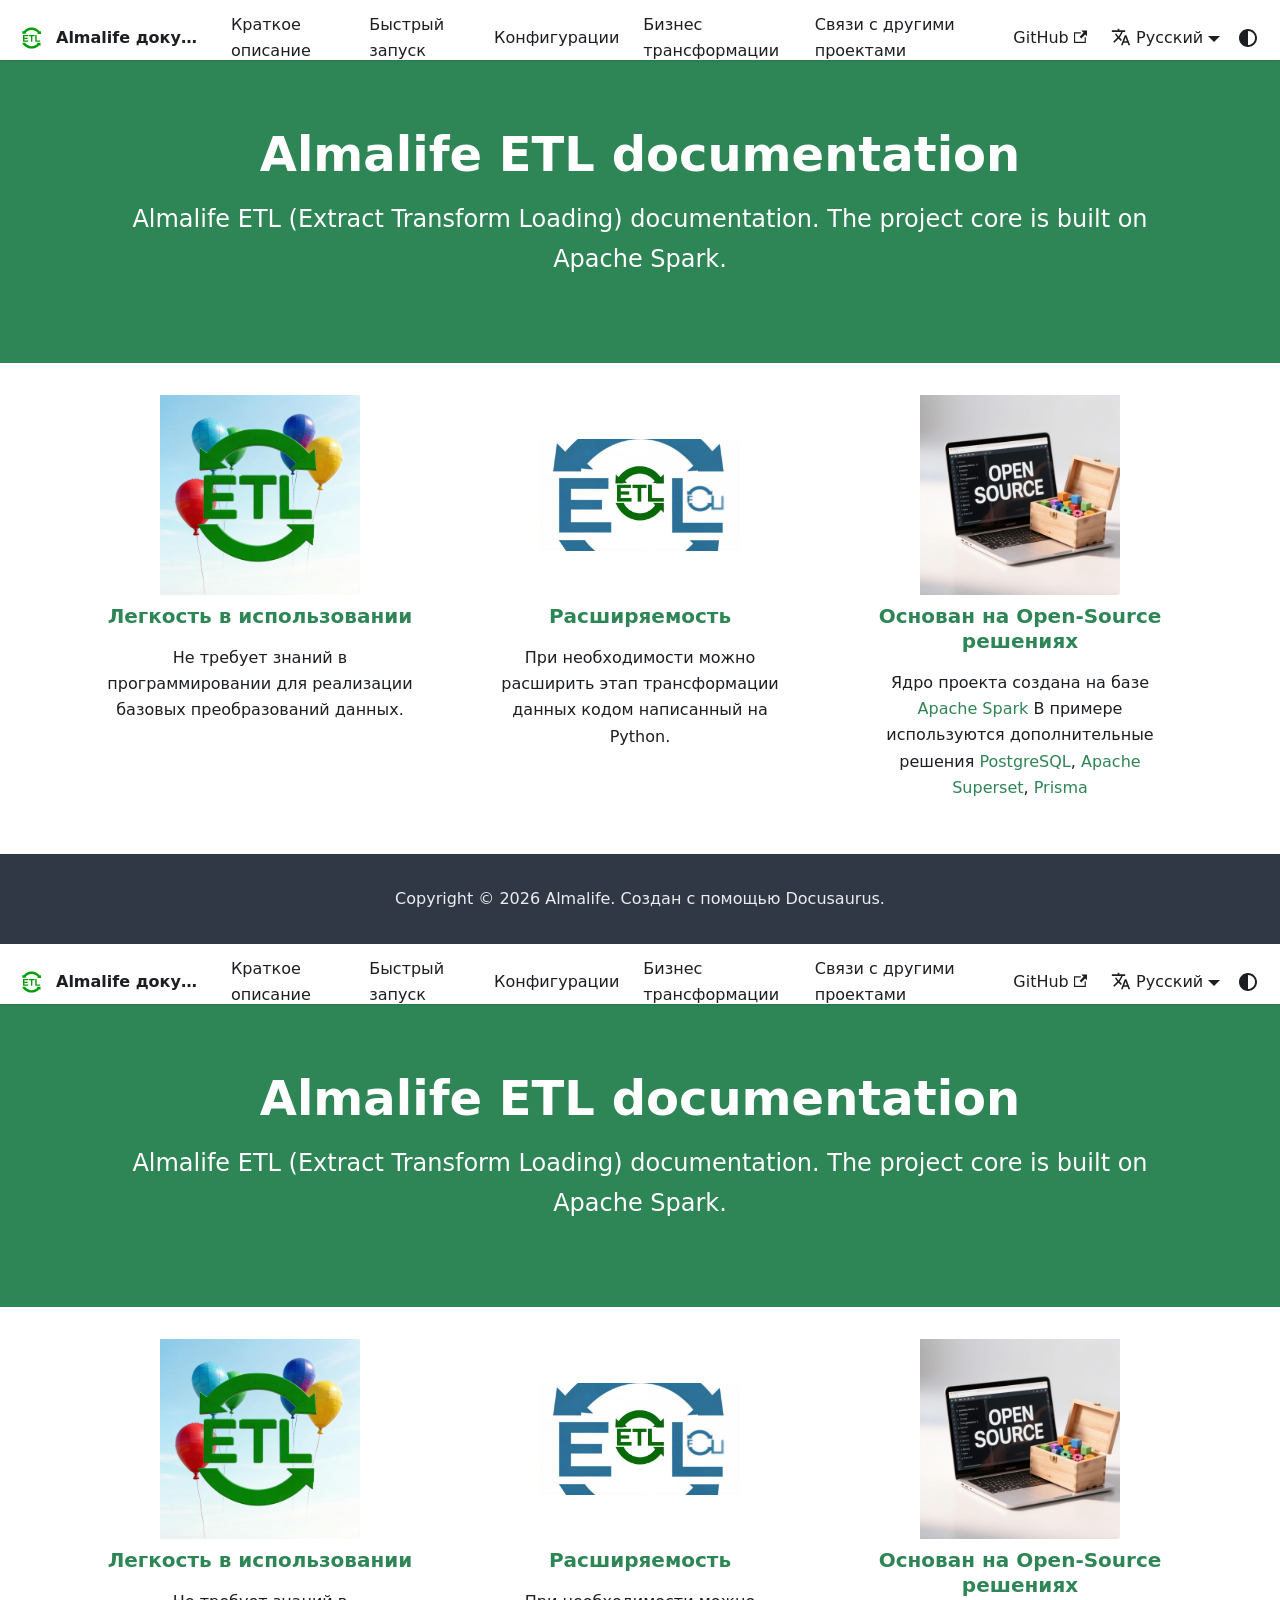
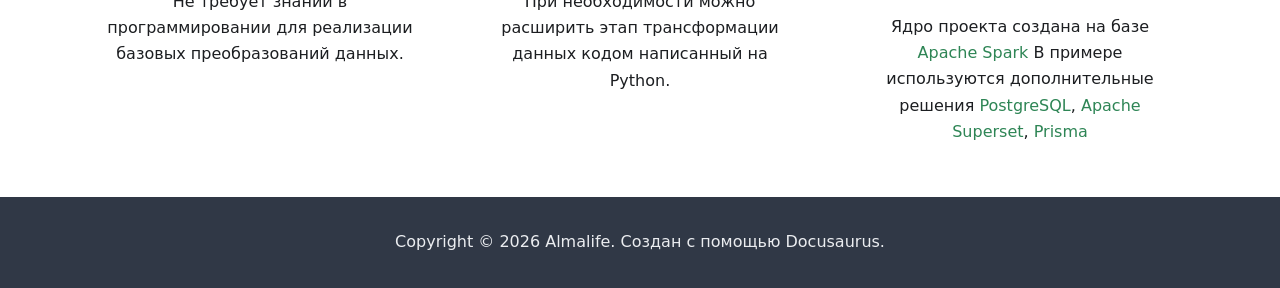
<file: index.html>
<!doctype html><html lang=ru dir=ltr class="plugin-pages plugin-id-default" data-has-hydrated=false><head><meta charset=UTF-8><meta name=generator content="Docusaurus v3.10.2"><title data-rh=true>Almalife ETL documentation</title><meta data-rh=true name=viewport content="width=device-width, initial-scale=1.0"/><meta data-rh=true name=twitter:card content=summary_large_image /><meta data-rh=true property=og:image content=https://your-docusaurus-site.example.com/img/docusaurus-social-card.jpg /><meta data-rh=true name=twitter:image content=https://your-docusaurus-site.example.com/img/docusaurus-social-card.jpg /><meta data-rh=true property=og:url content=https://your-docusaurus-site.example.com/ /><meta data-rh=true property=og:locale content=ru /><meta data-rh=true property=og:locale:alternate content=en /><meta data-rh=true name=docusaurus_locale content=ru /><meta data-rh=true name=docusaurus_tag content=default /><meta data-rh=true name=docsearch:language content=ru /><meta data-rh=true name=docsearch:docusaurus_tag content=default /><meta data-rh=true property=og:title content="Almalife ETL documentation"/><meta data-rh=true name=description content="Almalife ETL (Extract Transform Loading) documentation. The project core is built on Apache Spark."/><meta data-rh=true property=og:description content="Almalife ETL (Extract Transform Loading) documentation. The project core is built on Apache Spark."/><link data-rh=true rel=icon href=/img/favicon.ico /><link data-rh=true rel=canonical href=https://your-docusaurus-site.example.com/ /><link data-rh=true rel=alternate href=https://your-docusaurus-site.example.com/ hreflang=ru /><link data-rh=true rel=alternate href=https://your-docusaurus-site.example.com/en/ hreflang=en /><link data-rh=true rel=alternate href=https://your-docusaurus-site.example.com/ hreflang=x-default /><script data-rh=true>document.addEventListener("DOMContentLoaded",function(){void 0===window.docusaurus&&insertBanner()});function insertBanner(){var n=document.createElement("div");n.id="__docusaurus-base-url-issue-banner-container",n.innerHTML='\n<div id="__docusaurus-base-url-issue-banner" style="border: thick solid red; background-color: rgb(255, 230, 179); margin: 20px; padding: 20px; font-size: 20px;">\n   <p style="font-weight: bold; font-size: 30px;">Your Docusaurus site did not load properly.</p>\n   <p>A very common reason is a wrong site <a href="https://docusaurus.io/docs/docusaurus.config.js/#baseUrl" style="font-weight: bold;">baseUrl configuration</a>.</p>\n   <p>Current configured baseUrl = <span style="font-weight: bold; color: red;">/</span>  (default value)</p>\n   <p>We suggest trying baseUrl = <span id="__docusaurus-base-url-issue-banner-suggestion-container" style="font-weight: bold; color: green;"></span></p>\n</div>\n',document.body.prepend(n);var e=document.getElementById("__docusaurus-base-url-issue-banner-suggestion-container"),s=window.location.pathname;e.textContent="/"===s.substr(-1)?s:s+"/"}</script><link rel=stylesheet href=/assets/css/styles.02b3b42e.css /><script src=/assets/js/runtime~main.c4db8533.js defer></script><script src=/assets/js/main.943e21c1.js defer></script></head><body><svg style="display: none;"><defs>
<symbol id=theme-svg-external-link viewBox="0 0 24 24"><path fill=currentColor d="M21 13v10h-21v-19h12v2h-10v15h17v-8h2zm3-12h-10.988l4.035 4-6.977 7.07 2.828 2.828 6.977-7.07 4.125 4.172v-11z"/></symbol>
</defs></svg>
<script>!function(){var t=function(){try{return new URLSearchParams(window.location.search).get("docusaurus-theme")}catch(t){}}()||function(){try{return window.localStorage.getItem("theme-9f6")}catch(t){}}();document.documentElement.setAttribute("data-theme",t||(window.matchMedia("(prefers-color-scheme: dark)").matches?"dark":"light")),document.documentElement.setAttribute("data-theme-choice",t||"system")}(),function(){try{for(var[t,e]of new URLSearchParams(window.location.search).entries())if(t.startsWith("docusaurus-data-")){var a=t.replace("docusaurus-data-","data-");document.documentElement.setAttribute(a,e)}}catch(t){}}()</script><div id=__docusaurus><link rel=preload as=image href=/img/logo.svg /><link rel=preload as=image href=/assets/images/easy-2aac696e5c5bc856d96daff66064bbe3.jpeg /><link rel=preload as=image href=/assets/images/extension-6abef8d5f49bb104292271f8dee0ea81.jpeg /><link rel=preload as=image href=/assets/images/open_source-4634fae8e23df4d42aa6dfb40e9ac8a8.jpeg /><div role=region aria-label="Перейти к основному содержимому"><a class=skipToContent_fXgn href=#__docusaurus_skipToContent_fallback>Перейти к основному содержимому</a></div><nav aria-label=Main class="theme-layout-navbar navbar navbar--fixed-top"><div class=navbar__inner><div class="theme-layout-navbar-left navbar__items"><button aria-label="Переключить навигационную панель" aria-expanded=false class="navbar__toggle clean-btn" type=button><svg width=30 height=30 viewBox="0 0 30 30" aria-hidden=true><path stroke=currentColor stroke-linecap=round stroke-miterlimit=10 stroke-width=2 d="M4 7h22M4 15h22M4 23h22"/></svg></button><a class=navbar__brand href=/><div class=navbar__logo><img src=/img/logo.svg alt="Almalife logo" class="themedComponent_mlkZ themedComponent--light_NVdE"/><img src=/img/logo.svg alt="Almalife logo" class="themedComponent_mlkZ themedComponent--dark_xIcU"/></div><b class="navbar__title text--truncate">Almalife документация</b></a><a class="navbar__item navbar__link" href=/docs/intro>Краткое описание</a><a class="navbar__item navbar__link" href=/docs/tutorial>Быстрый запуск</a><a class="navbar__item navbar__link" href=/docs/configs>Конфигурации</a><a class="navbar__item navbar__link" href=/docs/business_transformations>Бизнес трансформации</a><a class="navbar__item navbar__link" href=/docs/links_to_others>Связи с другими проектами</a></div><div class="theme-layout-navbar-right navbar__items navbar__items--right"><a href=https://github.com/enroi/almalife target=_blank rel="noopener noreferrer" class="navbar__item navbar__link">GitHub<svg width=13.5 height=13.5 aria-label="(opens in new tab)" class=iconExternalLink_nPIU><use href=#theme-svg-external-link /></svg></a><div class="navbar__item dropdown dropdown--hoverable dropdown--right"><a href=# aria-haspopup=true aria-expanded=false role=button class=navbar__link><svg viewBox="0 0 24 24" width=20 height=20 aria-hidden=true class=iconLanguage_nlXk><path fill=currentColor d="M12.87 15.07l-2.54-2.51.03-.03c1.74-1.94 2.98-4.17 3.71-6.53H17V4h-7V2H8v2H1v1.99h11.17C11.5 7.92 10.44 9.75 9 11.35 8.07 10.32 7.3 9.19 6.69 8h-2c.73 1.63 1.73 3.17 2.98 4.56l-5.09 5.02L4 19l5-5 3.11 3.11.76-2.04zM18.5 10h-2L12 22h2l1.12-3h4.75L21 22h2l-4.5-12zm-2.62 7l1.62-4.33L19.12 17h-3.24z"/></svg>Русский</a><ul class=dropdown__menu><li><a href=/ target=_self rel="noopener noreferrer" class="dropdown__link dropdown__link--active" lang=ru>Русский</a><li><a href=/en/ target=_self rel="noopener noreferrer" class=dropdown__link lang=en>English</a></ul></div><div class="toggle_vylO colorModeToggle_DEke"><button class="clean-btn toggleButton_gllP toggleButtonDisabled_aARS" type=button disabled title="system mode" aria-label="Переключение между темным и светлым режимом (сейчас используется system mode)"><svg viewBox="0 0 24 24" width=24 height=24 aria-hidden=true class="toggleIcon_g3eP lightToggleIcon_pyhR"><path fill=currentColor d="M12,9c1.65,0,3,1.35,3,3s-1.35,3-3,3s-3-1.35-3-3S10.35,9,12,9 M12,7c-2.76,0-5,2.24-5,5s2.24,5,5,5s5-2.24,5-5 S14.76,7,12,7L12,7z M2,13l2,0c0.55,0,1-0.45,1-1s-0.45-1-1-1l-2,0c-0.55,0-1,0.45-1,1S1.45,13,2,13z M20,13l2,0c0.55,0,1-0.45,1-1 s-0.45-1-1-1l-2,0c-0.55,0-1,0.45-1,1S19.45,13,20,13z M11,2v2c0,0.55,0.45,1,1,1s1-0.45,1-1V2c0-0.55-0.45-1-1-1S11,1.45,11,2z M11,20v2c0,0.55,0.45,1,1,1s1-0.45,1-1v-2c0-0.55-0.45-1-1-1C11.45,19,11,19.45,11,20z M5.99,4.58c-0.39-0.39-1.03-0.39-1.41,0 c-0.39,0.39-0.39,1.03,0,1.41l1.06,1.06c0.39,0.39,1.03,0.39,1.41,0s0.39-1.03,0-1.41L5.99,4.58z M18.36,16.95 c-0.39-0.39-1.03-0.39-1.41,0c-0.39,0.39-0.39,1.03,0,1.41l1.06,1.06c0.39,0.39,1.03,0.39,1.41,0c0.39-0.39,0.39-1.03,0-1.41 L18.36,16.95z M19.42,5.99c0.39-0.39,0.39-1.03,0-1.41c-0.39-0.39-1.03-0.39-1.41,0l-1.06,1.06c-0.39,0.39-0.39,1.03,0,1.41 s1.03,0.39,1.41,0L19.42,5.99z M7.05,18.36c0.39-0.39,0.39-1.03,0-1.41c-0.39-0.39-1.03-0.39-1.41,0l-1.06,1.06 c-0.39,0.39-0.39,1.03,0,1.41s1.03,0.39,1.41,0L7.05,18.36z"/></svg><svg viewBox="0 0 24 24" width=24 height=24 aria-hidden=true class="toggleIcon_g3eP darkToggleIcon_wfgR"><path fill=currentColor d="M9.37,5.51C9.19,6.15,9.1,6.82,9.1,7.5c0,4.08,3.32,7.4,7.4,7.4c0.68,0,1.35-0.09,1.99-0.27C17.45,17.19,14.93,19,12,19 c-3.86,0-7-3.14-7-7C5,9.07,6.81,6.55,9.37,5.51z M12,3c-4.97,0-9,4.03-9,9s4.03,9,9,9s9-4.03,9-9c0-0.46-0.04-0.92-0.1-1.36 c-0.98,1.37-2.58,2.26-4.4,2.26c-2.98,0-5.4-2.42-5.4-5.4c0-1.81,0.89-3.42,2.26-4.4C12.92,3.04,12.46,3,12,3L12,3z"/></svg><svg viewBox="0 0 24 24" width=24 height=24 aria-hidden=true class="toggleIcon_g3eP systemToggleIcon_QzmC"><path fill=currentColor d="m12 21c4.971 0 9-4.029 9-9s-4.029-9-9-9-9 4.029-9 9 4.029 9 9 9zm4.95-13.95c1.313 1.313 2.05 3.093 2.05 4.95s-0.738 3.637-2.05 4.95c-1.313 1.313-3.093 2.05-4.95 2.05v-14c1.857 0 3.637 0.737 4.95 2.05z"/></svg></button></div><div class=navbarSearchContainer_Bca1></div></div></div><div role=presentation class=navbar-sidebar__backdrop></div></nav><div id=__docusaurus_skipToContent_fallback class="theme-layout-main main-wrapper mainWrapper_z2l0"><header class="hero hero--primary heroBanner_qdFl"><div class=container><h1 class=hero__title>Almalife ETL documentation</h1><p class=hero__subtitle>Almalife ETL (Extract Transform Loading) documentation. The project core is built on Apache Spark.</div></header><main><section class=features_t9lD><div class=container><div class=row><div class="col col--4"><div class=text--center><a href=docs/tutorial><img src=/assets/images/easy-2aac696e5c5bc856d96daff66064bbe3.jpeg class=featureSvg_GfXr alt="Легкость в использовании"/></a></div><div class="text--center padding-horiz--md"><a href=docs/tutorial><h3>Легкость в использовании</h3></a><p>Не требует знаний в программировании для реализации базовых преобразований данных.</div></div><div class="col col--4"><div class=text--center><a href=docs/business_transformations><img src=/assets/images/extension-6abef8d5f49bb104292271f8dee0ea81.jpeg class=featureSvg_GfXr alt=Расширяемость /></a></div><div class="text--center padding-horiz--md"><a href=docs/business_transformations><h3>Расширяемость</h3></a><p>При необходимости можно расширить этап трансформации данных кодом написанный на Python.</div></div><div class="col col--4"><div class=text--center><a href=https://opensource.org/><img src=/assets/images/open_source-4634fae8e23df4d42aa6dfb40e9ac8a8.jpeg class=featureSvg_GfXr alt="Основан на Open-Source решениях"/></a></div><div class="text--center padding-horiz--md"><a href=https://opensource.org/><h3>Основан на Open-Source решениях</h3></a><p>Ядро проекта создана на базе <a href=https://spark.apache.org/ target=_blank rel=noopener>Apache Spark</a>
В примере используются дополнительные решения <a href=https://www.postgresql.org/ target=_blank rel="noopener noreferrer">PostgreSQL</a>, <a href=https://superset.apache.org/ target=_blank rel="noopener noreferrer">Apache Superset</a>, <a href=https://www.prisma.io/ target=_blank rel="noopener noreferrer">Prisma</a></div></div></div></div></section></main></div><footer class="theme-layout-footer footer footer--dark"><div class="container container-fluid"><div class="footer__bottom text--center"><div class=footer__copyright>Copyright © 2026 Almalife. Создан с помощью Docusaurus.</div></div></div></footer></div></body>
</file>
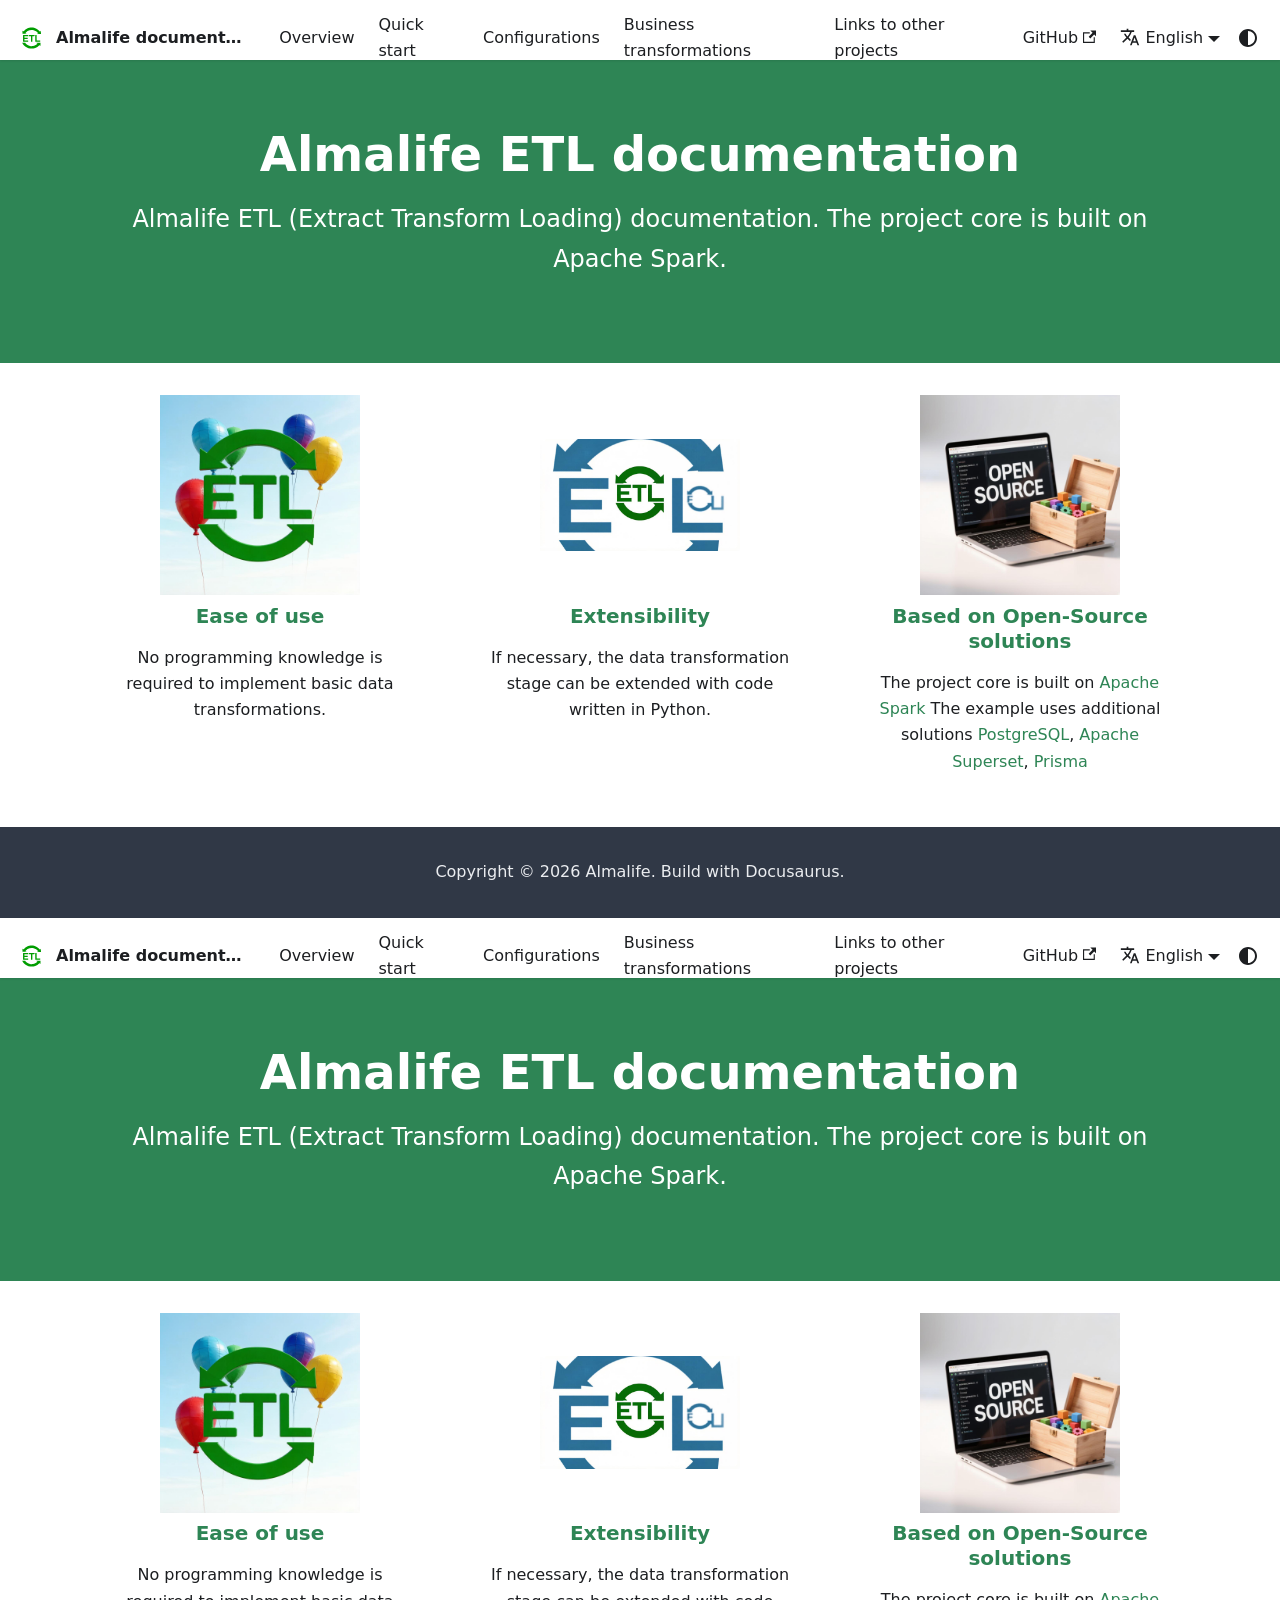
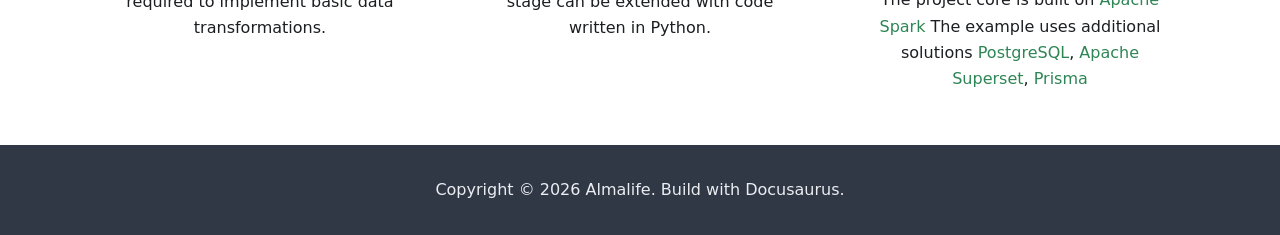
<file: en/index.html>
<!doctype html><html lang=en dir=ltr class="plugin-pages plugin-id-default" data-has-hydrated=false><head><meta charset=UTF-8><meta name=generator content="Docusaurus v3.10.2"><title data-rh=true>Almalife ETL documentation</title><meta data-rh=true name=viewport content="width=device-width, initial-scale=1.0"/><meta data-rh=true name=twitter:card content=summary_large_image /><meta data-rh=true property=og:image content=https://your-docusaurus-site.example.com/en/img/docusaurus-social-card.jpg /><meta data-rh=true name=twitter:image content=https://your-docusaurus-site.example.com/en/img/docusaurus-social-card.jpg /><meta data-rh=true property=og:url content=https://your-docusaurus-site.example.com/en/ /><meta data-rh=true property=og:locale content=en /><meta data-rh=true property=og:locale:alternate content=ru /><meta data-rh=true name=docusaurus_locale content=en /><meta data-rh=true name=docusaurus_tag content=default /><meta data-rh=true name=docsearch:language content=en /><meta data-rh=true name=docsearch:docusaurus_tag content=default /><meta data-rh=true property=og:title content="Almalife ETL documentation"/><meta data-rh=true name=description content="Almalife ETL (Extract Transform Loading) documentation. The project core is built on Apache Spark."/><meta data-rh=true property=og:description content="Almalife ETL (Extract Transform Loading) documentation. The project core is built on Apache Spark."/><link data-rh=true rel=icon href=/en/img/favicon.ico /><link data-rh=true rel=canonical href=https://your-docusaurus-site.example.com/en/ /><link data-rh=true rel=alternate href=https://your-docusaurus-site.example.com/ hreflang=ru /><link data-rh=true rel=alternate href=https://your-docusaurus-site.example.com/en/ hreflang=en /><link data-rh=true rel=alternate href=https://your-docusaurus-site.example.com/ hreflang=x-default /><script data-rh=true>document.addEventListener("DOMContentLoaded",function(){void 0===window.docusaurus&&insertBanner()});function insertBanner(){var n=document.createElement("div");n.id="__docusaurus-base-url-issue-banner-container",n.innerHTML='\n<div id="__docusaurus-base-url-issue-banner" style="border: thick solid red; background-color: rgb(255, 230, 179); margin: 20px; padding: 20px; font-size: 20px;">\n   <p style="font-weight: bold; font-size: 30px;">Your Docusaurus site did not load properly.</p>\n   <p>A very common reason is a wrong site <a href="https://docusaurus.io/docs/docusaurus.config.js/#baseUrl" style="font-weight: bold;">baseUrl configuration</a>.</p>\n   <p>Current configured baseUrl = <span style="font-weight: bold; color: red;">/en/</span> </p>\n   <p>We suggest trying baseUrl = <span id="__docusaurus-base-url-issue-banner-suggestion-container" style="font-weight: bold; color: green;"></span></p>\n</div>\n',document.body.prepend(n);var e=document.getElementById("__docusaurus-base-url-issue-banner-suggestion-container"),s=window.location.pathname;e.textContent="/"===s.substr(-1)?s:s+"/"}</script><link rel=stylesheet href=/en/assets/css/styles.02b3b42e.css /><script src=/en/assets/js/runtime~main.dbbd9983.js defer></script><script src=/en/assets/js/main.52efe70b.js defer></script></head><body><svg style="display: none;"><defs>
<symbol id=theme-svg-external-link viewBox="0 0 24 24"><path fill=currentColor d="M21 13v10h-21v-19h12v2h-10v15h17v-8h2zm3-12h-10.988l4.035 4-6.977 7.07 2.828 2.828 6.977-7.07 4.125 4.172v-11z"/></symbol>
</defs></svg>
<script>!function(){var t=function(){try{return new URLSearchParams(window.location.search).get("docusaurus-theme")}catch(t){}}()||function(){try{return window.localStorage.getItem("theme-ffe")}catch(t){}}();document.documentElement.setAttribute("data-theme",t||(window.matchMedia("(prefers-color-scheme: dark)").matches?"dark":"light")),document.documentElement.setAttribute("data-theme-choice",t||"system")}(),function(){try{for(var[t,e]of new URLSearchParams(window.location.search).entries())if(t.startsWith("docusaurus-data-")){var a=t.replace("docusaurus-data-","data-");document.documentElement.setAttribute(a,e)}}catch(t){}}()</script><div id=__docusaurus><link rel=preload as=image href=/en/img/logo.svg /><link rel=preload as=image href=/en/assets/images/easy-2aac696e5c5bc856d96daff66064bbe3.jpeg /><link rel=preload as=image href=/en/assets/images/extension-6abef8d5f49bb104292271f8dee0ea81.jpeg /><link rel=preload as=image href=/en/assets/images/open_source-4634fae8e23df4d42aa6dfb40e9ac8a8.jpeg /><div role=region aria-label="Skip to main content"><a class=skipToContent_fXgn href=#__docusaurus_skipToContent_fallback>Skip to main content</a></div><nav aria-label=Main class="theme-layout-navbar navbar navbar--fixed-top"><div class=navbar__inner><div class="theme-layout-navbar-left navbar__items"><button aria-label="Toggle navigation bar" aria-expanded=false class="navbar__toggle clean-btn" type=button><svg width=30 height=30 viewBox="0 0 30 30" aria-hidden=true><path stroke=currentColor stroke-linecap=round stroke-miterlimit=10 stroke-width=2 d="M4 7h22M4 15h22M4 23h22"/></svg></button><a class=navbar__brand href=/en/><div class=navbar__logo><img src=/en/img/logo.svg alt="Almalife logo" class="themedComponent_mlkZ themedComponent--light_NVdE"/><img src=/en/img/logo.svg alt="Almalife logo" class="themedComponent_mlkZ themedComponent--dark_xIcU"/></div><b class="navbar__title text--truncate">Almalife documentation</b></a><a class="navbar__item navbar__link" href=/en/docs/intro>Overview</a><a class="navbar__item navbar__link" href=/en/docs/tutorial>Quick start</a><a class="navbar__item navbar__link" href=/en/docs/configs>Configurations</a><a class="navbar__item navbar__link" href=/en/docs/business_transformations>Business transformations</a><a class="navbar__item navbar__link" href=/en/docs/links_to_others>Links to other projects</a></div><div class="theme-layout-navbar-right navbar__items navbar__items--right"><a href=https://github.com/enroi/almalife target=_blank rel="noopener noreferrer" class="navbar__item navbar__link">GitHub<svg width=13.5 height=13.5 aria-label="(opens in new tab)" class=iconExternalLink_nPIU><use href=#theme-svg-external-link /></svg></a><div class="navbar__item dropdown dropdown--hoverable dropdown--right"><a href=# aria-haspopup=true aria-expanded=false role=button class=navbar__link><svg viewBox="0 0 24 24" width=20 height=20 aria-hidden=true class=iconLanguage_nlXk><path fill=currentColor d="M12.87 15.07l-2.54-2.51.03-.03c1.74-1.94 2.98-4.17 3.71-6.53H17V4h-7V2H8v2H1v1.99h11.17C11.5 7.92 10.44 9.75 9 11.35 8.07 10.32 7.3 9.19 6.69 8h-2c.73 1.63 1.73 3.17 2.98 4.56l-5.09 5.02L4 19l5-5 3.11 3.11.76-2.04zM18.5 10h-2L12 22h2l1.12-3h4.75L21 22h2l-4.5-12zm-2.62 7l1.62-4.33L19.12 17h-3.24z"/></svg>English</a><ul class=dropdown__menu><li><a href=/ target=_self rel="noopener noreferrer" class=dropdown__link lang=ru>Русский</a><li><a href=/en/ target=_self rel="noopener noreferrer" class="dropdown__link dropdown__link--active" lang=en>English</a></ul></div><div class="toggle_vylO colorModeToggle_DEke"><button class="clean-btn toggleButton_gllP toggleButtonDisabled_aARS" type=button disabled title="system mode" aria-label="Switch between dark and light mode (currently system mode)"><svg viewBox="0 0 24 24" width=24 height=24 aria-hidden=true class="toggleIcon_g3eP lightToggleIcon_pyhR"><path fill=currentColor d="M12,9c1.65,0,3,1.35,3,3s-1.35,3-3,3s-3-1.35-3-3S10.35,9,12,9 M12,7c-2.76,0-5,2.24-5,5s2.24,5,5,5s5-2.24,5-5 S14.76,7,12,7L12,7z M2,13l2,0c0.55,0,1-0.45,1-1s-0.45-1-1-1l-2,0c-0.55,0-1,0.45-1,1S1.45,13,2,13z M20,13l2,0c0.55,0,1-0.45,1-1 s-0.45-1-1-1l-2,0c-0.55,0-1,0.45-1,1S19.45,13,20,13z M11,2v2c0,0.55,0.45,1,1,1s1-0.45,1-1V2c0-0.55-0.45-1-1-1S11,1.45,11,2z M11,20v2c0,0.55,0.45,1,1,1s1-0.45,1-1v-2c0-0.55-0.45-1-1-1C11.45,19,11,19.45,11,20z M5.99,4.58c-0.39-0.39-1.03-0.39-1.41,0 c-0.39,0.39-0.39,1.03,0,1.41l1.06,1.06c0.39,0.39,1.03,0.39,1.41,0s0.39-1.03,0-1.41L5.99,4.58z M18.36,16.95 c-0.39-0.39-1.03-0.39-1.41,0c-0.39,0.39-0.39,1.03,0,1.41l1.06,1.06c0.39,0.39,1.03,0.39,1.41,0c0.39-0.39,0.39-1.03,0-1.41 L18.36,16.95z M19.42,5.99c0.39-0.39,0.39-1.03,0-1.41c-0.39-0.39-1.03-0.39-1.41,0l-1.06,1.06c-0.39,0.39-0.39,1.03,0,1.41 s1.03,0.39,1.41,0L19.42,5.99z M7.05,18.36c0.39-0.39,0.39-1.03,0-1.41c-0.39-0.39-1.03-0.39-1.41,0l-1.06,1.06 c-0.39,0.39-0.39,1.03,0,1.41s1.03,0.39,1.41,0L7.05,18.36z"/></svg><svg viewBox="0 0 24 24" width=24 height=24 aria-hidden=true class="toggleIcon_g3eP darkToggleIcon_wfgR"><path fill=currentColor d="M9.37,5.51C9.19,6.15,9.1,6.82,9.1,7.5c0,4.08,3.32,7.4,7.4,7.4c0.68,0,1.35-0.09,1.99-0.27C17.45,17.19,14.93,19,12,19 c-3.86,0-7-3.14-7-7C5,9.07,6.81,6.55,9.37,5.51z M12,3c-4.97,0-9,4.03-9,9s4.03,9,9,9s9-4.03,9-9c0-0.46-0.04-0.92-0.1-1.36 c-0.98,1.37-2.58,2.26-4.4,2.26c-2.98,0-5.4-2.42-5.4-5.4c0-1.81,0.89-3.42,2.26-4.4C12.92,3.04,12.46,3,12,3L12,3z"/></svg><svg viewBox="0 0 24 24" width=24 height=24 aria-hidden=true class="toggleIcon_g3eP systemToggleIcon_QzmC"><path fill=currentColor d="m12 21c4.971 0 9-4.029 9-9s-4.029-9-9-9-9 4.029-9 9 4.029 9 9 9zm4.95-13.95c1.313 1.313 2.05 3.093 2.05 4.95s-0.738 3.637-2.05 4.95c-1.313 1.313-3.093 2.05-4.95 2.05v-14c1.857 0 3.637 0.737 4.95 2.05z"/></svg></button></div><div class=navbarSearchContainer_Bca1></div></div></div><div role=presentation class=navbar-sidebar__backdrop></div></nav><div id=__docusaurus_skipToContent_fallback class="theme-layout-main main-wrapper mainWrapper_z2l0"><header class="hero hero--primary heroBanner_qdFl"><div class=container><h1 class=hero__title>Almalife ETL documentation</h1><p class=hero__subtitle>Almalife ETL (Extract Transform Loading) documentation. The project core is built on Apache Spark.</div></header><main><section class=features_t9lD><div class=container><div class=row><div class="col col--4"><div class=text--center><a href=docs/tutorial><img src=/en/assets/images/easy-2aac696e5c5bc856d96daff66064bbe3.jpeg class=featureSvg_GfXr alt="Ease of use"/></a></div><div class="text--center padding-horiz--md"><a href=docs/tutorial><h3>Ease of use</h3></a><p>No programming knowledge is required to implement basic data transformations.</div></div><div class="col col--4"><div class=text--center><a href=docs/business_transformations><img src=/en/assets/images/extension-6abef8d5f49bb104292271f8dee0ea81.jpeg class=featureSvg_GfXr alt=Extensibility /></a></div><div class="text--center padding-horiz--md"><a href=docs/business_transformations><h3>Extensibility</h3></a><p>If necessary, the data transformation stage can be extended with code written in Python.</div></div><div class="col col--4"><div class=text--center><a href=https://opensource.org/><img src=/en/assets/images/open_source-4634fae8e23df4d42aa6dfb40e9ac8a8.jpeg class=featureSvg_GfXr alt="Based on Open-Source solutions"/></a></div><div class="text--center padding-horiz--md"><a href=https://opensource.org/><h3>Based on Open-Source solutions</h3></a><p>The project core is built on <a href=https://spark.apache.org/ target=_blank rel=noopener>Apache Spark</a>
The example uses additional solutions <a href=https://www.postgresql.org/ target=_blank rel="noopener noreferrer">PostgreSQL</a>, <a href=https://superset.apache.org/ target=_blank rel="noopener noreferrer">Apache Superset</a>, <a href=https://www.prisma.io/ target=_blank rel="noopener noreferrer">Prisma</a></div></div></div></div></section></main></div><footer class="theme-layout-footer footer footer--dark"><div class="container container-fluid"><div class="footer__bottom text--center"><div class=footer__copyright>Copyright © 2026 Almalife. Build with Docusaurus.</div></div></div></footer></div></body>
</file>
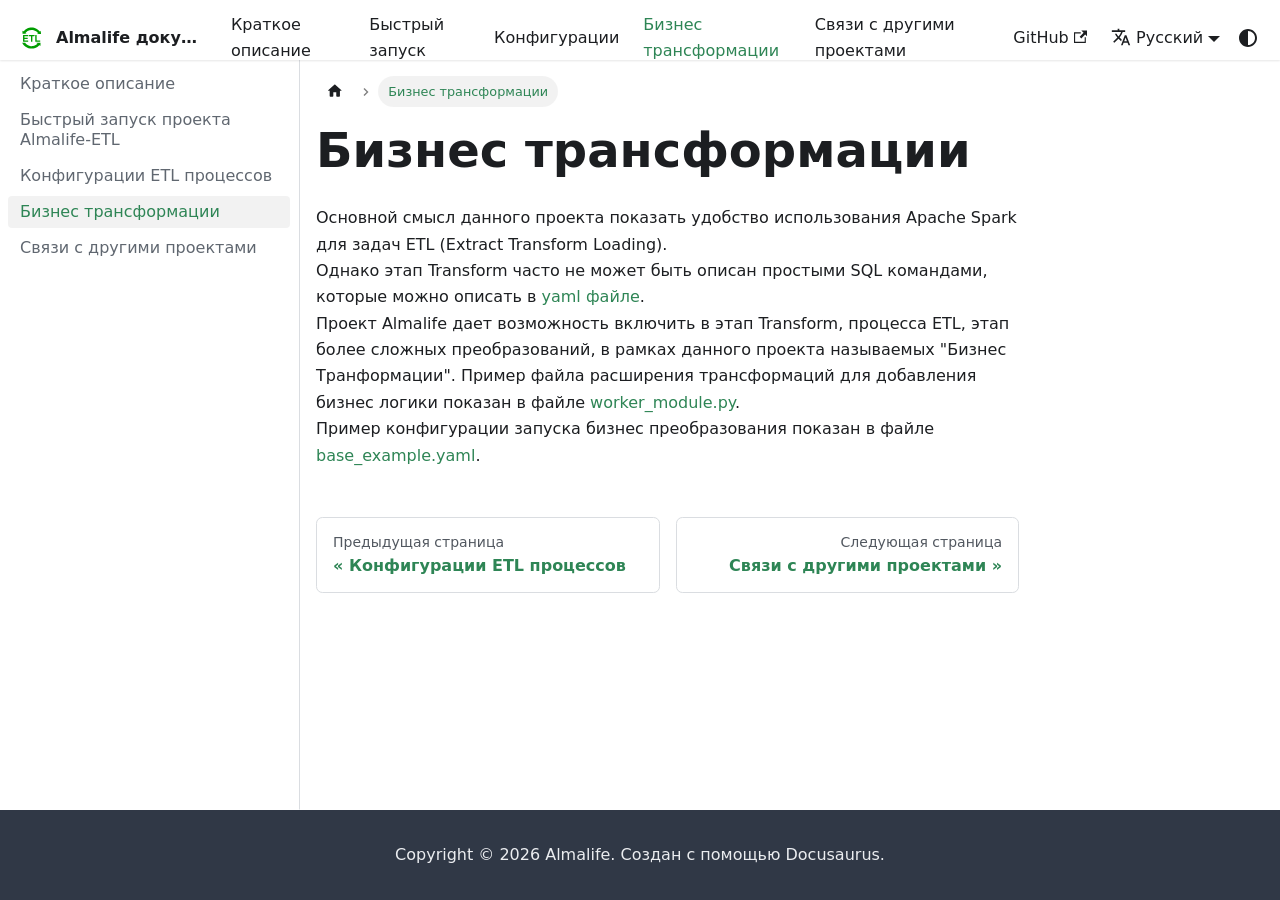
<file: docs/business_transformations/index.html>
<!doctype html><html lang=ru dir=ltr class="docs-wrapper plugin-docs plugin-id-default docs-version-current docs-doc-page docs-doc-id-business_transformations" data-has-hydrated=false><head><meta charset=UTF-8><meta name=generator content="Docusaurus v3.10.2"><title data-rh=true>Бизнес трансформации | Almalife ETL documentation</title><meta data-rh=true name=viewport content="width=device-width, initial-scale=1.0"/><meta data-rh=true name=twitter:card content=summary_large_image /><meta data-rh=true property=og:image content=https://your-docusaurus-site.example.com/img/docusaurus-social-card.jpg /><meta data-rh=true name=twitter:image content=https://your-docusaurus-site.example.com/img/docusaurus-social-card.jpg /><meta data-rh=true property=og:url content=https://your-docusaurus-site.example.com/docs/business_transformations /><meta data-rh=true property=og:locale content=ru /><meta data-rh=true property=og:locale:alternate content=en /><meta data-rh=true name=docusaurus_locale content=ru /><meta data-rh=true name=docsearch:language content=ru /><meta data-rh=true name=docusaurus_version content=current /><meta data-rh=true name=docusaurus_tag content=docs-default-current /><meta data-rh=true name=docsearch:version content=current /><meta data-rh=true name=docsearch:docusaurus_tag content=docs-default-current /><meta data-rh=true property=og:title content="Бизнес трансформации | Almalife ETL documentation"/><meta data-rh=true name=description content="Основной смысл данного проекта показать удобство использования Apache Spark для задач ETL (Extract Transform Loading).\"/><meta data-rh=true property=og:description content="Основной смысл данного проекта показать удобство использования Apache Spark для задач ETL (Extract Transform Loading).\"/><link data-rh=true rel=icon href=/img/favicon.ico /><link data-rh=true rel=canonical href=https://your-docusaurus-site.example.com/docs/business_transformations /><link data-rh=true rel=alternate href=https://your-docusaurus-site.example.com/docs/business_transformations hreflang=ru /><link data-rh=true rel=alternate href=https://your-docusaurus-site.example.com/en/docs/business_transformations hreflang=en /><link data-rh=true rel=alternate href=https://your-docusaurus-site.example.com/docs/business_transformations hreflang=x-default /><script data-rh=true type=application/ld+json>{"@context":"https://schema.org","@type":"BreadcrumbList","itemListElement":[{"@type":"ListItem","item":"https://your-docusaurus-site.example.com/docs/business_transformations","name":"Бизнес трансформации","position":1}]}</script><link rel=stylesheet href=/assets/css/styles.02b3b42e.css /><script src=/assets/js/runtime~main.c4db8533.js defer></script><script src=/assets/js/main.943e21c1.js defer></script></head><body><svg style="display: none;"><defs>
<symbol id=theme-svg-external-link viewBox="0 0 24 24"><path fill=currentColor d="M21 13v10h-21v-19h12v2h-10v15h17v-8h2zm3-12h-10.988l4.035 4-6.977 7.07 2.828 2.828 6.977-7.07 4.125 4.172v-11z"/></symbol>
</defs></svg>
<script>!function(){var t=function(){try{return new URLSearchParams(window.location.search).get("docusaurus-theme")}catch(t){}}()||function(){try{return window.localStorage.getItem("theme-9f6")}catch(t){}}();document.documentElement.setAttribute("data-theme",t||(window.matchMedia("(prefers-color-scheme: dark)").matches?"dark":"light")),document.documentElement.setAttribute("data-theme-choice",t||"system")}(),function(){try{for(var[t,e]of new URLSearchParams(window.location.search).entries())if(t.startsWith("docusaurus-data-")){var a=t.replace("docusaurus-data-","data-");document.documentElement.setAttribute(a,e)}}catch(t){}}()</script><div id=__docusaurus><link rel=preload as=image href=/img/logo.svg /><div role=region aria-label="Перейти к основному содержимому"><a class=skipToContent_fXgn href=#__docusaurus_skipToContent_fallback>Перейти к основному содержимому</a></div><nav aria-label=Main class="theme-layout-navbar navbar navbar--fixed-top"><div class=navbar__inner><div class="theme-layout-navbar-left navbar__items"><button aria-label="Переключить навигационную панель" aria-expanded=false class="navbar__toggle clean-btn" type=button><svg width=30 height=30 viewBox="0 0 30 30" aria-hidden=true><path stroke=currentColor stroke-linecap=round stroke-miterlimit=10 stroke-width=2 d="M4 7h22M4 15h22M4 23h22"/></svg></button><a class=navbar__brand href=/><div class=navbar__logo><img src=/img/logo.svg alt="Almalife logo" class="themedComponent_mlkZ themedComponent--light_NVdE"/><img src=/img/logo.svg alt="Almalife logo" class="themedComponent_mlkZ themedComponent--dark_xIcU"/></div><b class="navbar__title text--truncate">Almalife документация</b></a><a class="navbar__item navbar__link" href=/docs/intro>Краткое описание</a><a class="navbar__item navbar__link" href=/docs/tutorial>Быстрый запуск</a><a class="navbar__item navbar__link" href=/docs/configs>Конфигурации</a><a aria-current=page class="navbar__item navbar__link navbar__link--active" href=/docs/business_transformations>Бизнес трансформации</a><a class="navbar__item navbar__link" href=/docs/links_to_others>Связи с другими проектами</a></div><div class="theme-layout-navbar-right navbar__items navbar__items--right"><a href=https://github.com/enroi/almalife target=_blank rel="noopener noreferrer" class="navbar__item navbar__link">GitHub<svg width=13.5 height=13.5 aria-label="(opens in new tab)" class=iconExternalLink_nPIU><use href=#theme-svg-external-link /></svg></a><div class="navbar__item dropdown dropdown--hoverable dropdown--right"><a href=# aria-haspopup=true aria-expanded=false role=button class=navbar__link><svg viewBox="0 0 24 24" width=20 height=20 aria-hidden=true class=iconLanguage_nlXk><path fill=currentColor d="M12.87 15.07l-2.54-2.51.03-.03c1.74-1.94 2.98-4.17 3.71-6.53H17V4h-7V2H8v2H1v1.99h11.17C11.5 7.92 10.44 9.75 9 11.35 8.07 10.32 7.3 9.19 6.69 8h-2c.73 1.63 1.73 3.17 2.98 4.56l-5.09 5.02L4 19l5-5 3.11 3.11.76-2.04zM18.5 10h-2L12 22h2l1.12-3h4.75L21 22h2l-4.5-12zm-2.62 7l1.62-4.33L19.12 17h-3.24z"/></svg>Русский</a><ul class=dropdown__menu><li><a href=/docs/business_transformations target=_self rel="noopener noreferrer" class="dropdown__link dropdown__link--active" lang=ru>Русский</a><li><a href=/en/docs/business_transformations target=_self rel="noopener noreferrer" class=dropdown__link lang=en>English</a></ul></div><div class="toggle_vylO colorModeToggle_DEke"><button class="clean-btn toggleButton_gllP toggleButtonDisabled_aARS" type=button disabled title="system mode" aria-label="Переключение между темным и светлым режимом (сейчас используется system mode)"><svg viewBox="0 0 24 24" width=24 height=24 aria-hidden=true class="toggleIcon_g3eP lightToggleIcon_pyhR"><path fill=currentColor d="M12,9c1.65,0,3,1.35,3,3s-1.35,3-3,3s-3-1.35-3-3S10.35,9,12,9 M12,7c-2.76,0-5,2.24-5,5s2.24,5,5,5s5-2.24,5-5 S14.76,7,12,7L12,7z M2,13l2,0c0.55,0,1-0.45,1-1s-0.45-1-1-1l-2,0c-0.55,0-1,0.45-1,1S1.45,13,2,13z M20,13l2,0c0.55,0,1-0.45,1-1 s-0.45-1-1-1l-2,0c-0.55,0-1,0.45-1,1S19.45,13,20,13z M11,2v2c0,0.55,0.45,1,1,1s1-0.45,1-1V2c0-0.55-0.45-1-1-1S11,1.45,11,2z M11,20v2c0,0.55,0.45,1,1,1s1-0.45,1-1v-2c0-0.55-0.45-1-1-1C11.45,19,11,19.45,11,20z M5.99,4.58c-0.39-0.39-1.03-0.39-1.41,0 c-0.39,0.39-0.39,1.03,0,1.41l1.06,1.06c0.39,0.39,1.03,0.39,1.41,0s0.39-1.03,0-1.41L5.99,4.58z M18.36,16.95 c-0.39-0.39-1.03-0.39-1.41,0c-0.39,0.39-0.39,1.03,0,1.41l1.06,1.06c0.39,0.39,1.03,0.39,1.41,0c0.39-0.39,0.39-1.03,0-1.41 L18.36,16.95z M19.42,5.99c0.39-0.39,0.39-1.03,0-1.41c-0.39-0.39-1.03-0.39-1.41,0l-1.06,1.06c-0.39,0.39-0.39,1.03,0,1.41 s1.03,0.39,1.41,0L19.42,5.99z M7.05,18.36c0.39-0.39,0.39-1.03,0-1.41c-0.39-0.39-1.03-0.39-1.41,0l-1.06,1.06 c-0.39,0.39-0.39,1.03,0,1.41s1.03,0.39,1.41,0L7.05,18.36z"/></svg><svg viewBox="0 0 24 24" width=24 height=24 aria-hidden=true class="toggleIcon_g3eP darkToggleIcon_wfgR"><path fill=currentColor d="M9.37,5.51C9.19,6.15,9.1,6.82,9.1,7.5c0,4.08,3.32,7.4,7.4,7.4c0.68,0,1.35-0.09,1.99-0.27C17.45,17.19,14.93,19,12,19 c-3.86,0-7-3.14-7-7C5,9.07,6.81,6.55,9.37,5.51z M12,3c-4.97,0-9,4.03-9,9s4.03,9,9,9s9-4.03,9-9c0-0.46-0.04-0.92-0.1-1.36 c-0.98,1.37-2.58,2.26-4.4,2.26c-2.98,0-5.4-2.42-5.4-5.4c0-1.81,0.89-3.42,2.26-4.4C12.92,3.04,12.46,3,12,3L12,3z"/></svg><svg viewBox="0 0 24 24" width=24 height=24 aria-hidden=true class="toggleIcon_g3eP systemToggleIcon_QzmC"><path fill=currentColor d="m12 21c4.971 0 9-4.029 9-9s-4.029-9-9-9-9 4.029-9 9 4.029 9 9 9zm4.95-13.95c1.313 1.313 2.05 3.093 2.05 4.95s-0.738 3.637-2.05 4.95c-1.313 1.313-3.093 2.05-4.95 2.05v-14c1.857 0 3.637 0.737 4.95 2.05z"/></svg></button></div><div class=navbarSearchContainer_Bca1></div></div></div><div role=presentation class=navbar-sidebar__backdrop></div></nav><div id=__docusaurus_skipToContent_fallback class="theme-layout-main main-wrapper mainWrapper_z2l0"><div class=docsWrapper_hBAB><button aria-label="Прокрутка к началу" class="clean-btn theme-back-to-top-button backToTopButton_sjWU" type=button></button><div class=docRoot_UBD9><aside class="theme-doc-sidebar-container docSidebarContainer_YfHR"><div class=sidebarViewport_aRkj><div class=sidebar_njMd><nav aria-label="Docs sidebar" class="menu thin-scrollbar menu_SIkG"><ul class="theme-doc-sidebar-menu menu__list"><li class="theme-doc-sidebar-item-link theme-doc-sidebar-item-link-level-1 menu__list-item"><a class=menu__link href=/docs/intro><span class=linkLabel_WmDU>Краткое описание</span></a><li class="theme-doc-sidebar-item-link theme-doc-sidebar-item-link-level-1 menu__list-item"><a class=menu__link href=/docs/tutorial><span class=linkLabel_WmDU>Быстрый запуск проекта Almalife-ETL</span></a><li class="theme-doc-sidebar-item-link theme-doc-sidebar-item-link-level-1 menu__list-item"><a class=menu__link href=/docs/configs><span class=linkLabel_WmDU>Конфигурации ETL процессов</span></a><li class="theme-doc-sidebar-item-link theme-doc-sidebar-item-link-level-1 menu__list-item"><a class="menu__link menu__link--active" aria-current=page href=/docs/business_transformations><span class=linkLabel_WmDU>Бизнес трансформации</span></a><li class="theme-doc-sidebar-item-link theme-doc-sidebar-item-link-level-1 menu__list-item"><a class=menu__link href=/docs/links_to_others><span class=linkLabel_WmDU>Связи с другими проектами</span></a></ul></nav></div></div></aside><main class=docMainContainer_TBSr><div class="container padding-top--md padding-bottom--lg"><div class=row><div class="col docItemCol_VOVn"><div class=docItemContainer_Djhp><article><nav class="theme-doc-breadcrumbs breadcrumbsContainer_Z_bl" aria-label="Навигационная цепочка текущей страницы"><ul class=breadcrumbs><li class=breadcrumbs__item><a aria-label="Главная страница" class=breadcrumbs__link href=/><svg viewBox="0 0 24 24" class=breadcrumbHomeIcon_YNFT><path d="M10 19v-5h4v5c0 .55.45 1 1 1h3c.55 0 1-.45 1-1v-7h1.7c.46 0 .68-.57.33-.87L12.67 3.6c-.38-.34-.96-.34-1.34 0l-8.36 7.53c-.34.3-.13.87.33.87H5v7c0 .55.45 1 1 1h3c.55 0 1-.45 1-1z" fill=currentColor /></svg></a><li class="breadcrumbs__item breadcrumbs__item--active"><span class=breadcrumbs__link>Бизнес трансформации</span></ul></nav><div class="theme-doc-markdown markdown"><header><h1>Бизнес трансформации</h1></header>
<p>Основной смысл данного проекта показать удобство использования Apache Spark для задач ETL (Extract Transform Loading).<br/>
<!-- -->Однако этап Transform часто не может быть описан простыми SQL командами, которые можно описать в <a href=https://github.com/Enroi/almalife/blob/main/api_server/etl/configs/base_example.yaml target=_blank rel="noopener noreferrer" class="">yaml файле</a>.<br/>
<!-- -->Проект Almalife дает возможность включить в этап Transform, процесса ETL, этап более сложных преобразований, в рамках данного проекта называемых "Бизнес Транформации". Пример файла расширения трансформаций для добавления бизнес логики показан в файле <a href=https://github.com/Enroi/almalife/blob/main/api_server/etl/business_methods/worker_module.py target=_blank rel="noopener noreferrer" class="">worker_module.py</a>.<br/>
<!-- -->Пример конфигурации запуска бизнес преобразования показан в файле <a href=https://github.com/Enroi/almalife/blob/main/api_server/etl/configs/base_example.yaml target=_blank rel="noopener noreferrer" class="">base_example.yaml</a>.</div></article><nav class="docusaurus-mt-lg pagination-nav" aria-label="Страница документа"><a class="pagination-nav__link pagination-nav__link--prev" href=/docs/configs><div class=pagination-nav__sublabel>Предыдущая страница</div><div class=pagination-nav__label>Конфигурации ETL процессов</div></a><a class="pagination-nav__link pagination-nav__link--next" href=/docs/links_to_others><div class=pagination-nav__sublabel>Следующая страница</div><div class=pagination-nav__label>Связи с другими проектами</div></a></nav></div></div></div></div></main></div></div></div><footer class="theme-layout-footer footer footer--dark"><div class="container container-fluid"><div class="footer__bottom text--center"><div class=footer__copyright>Copyright © 2026 Almalife. Создан с помощью Docusaurus.</div></div></div></footer></div></body>
</file>
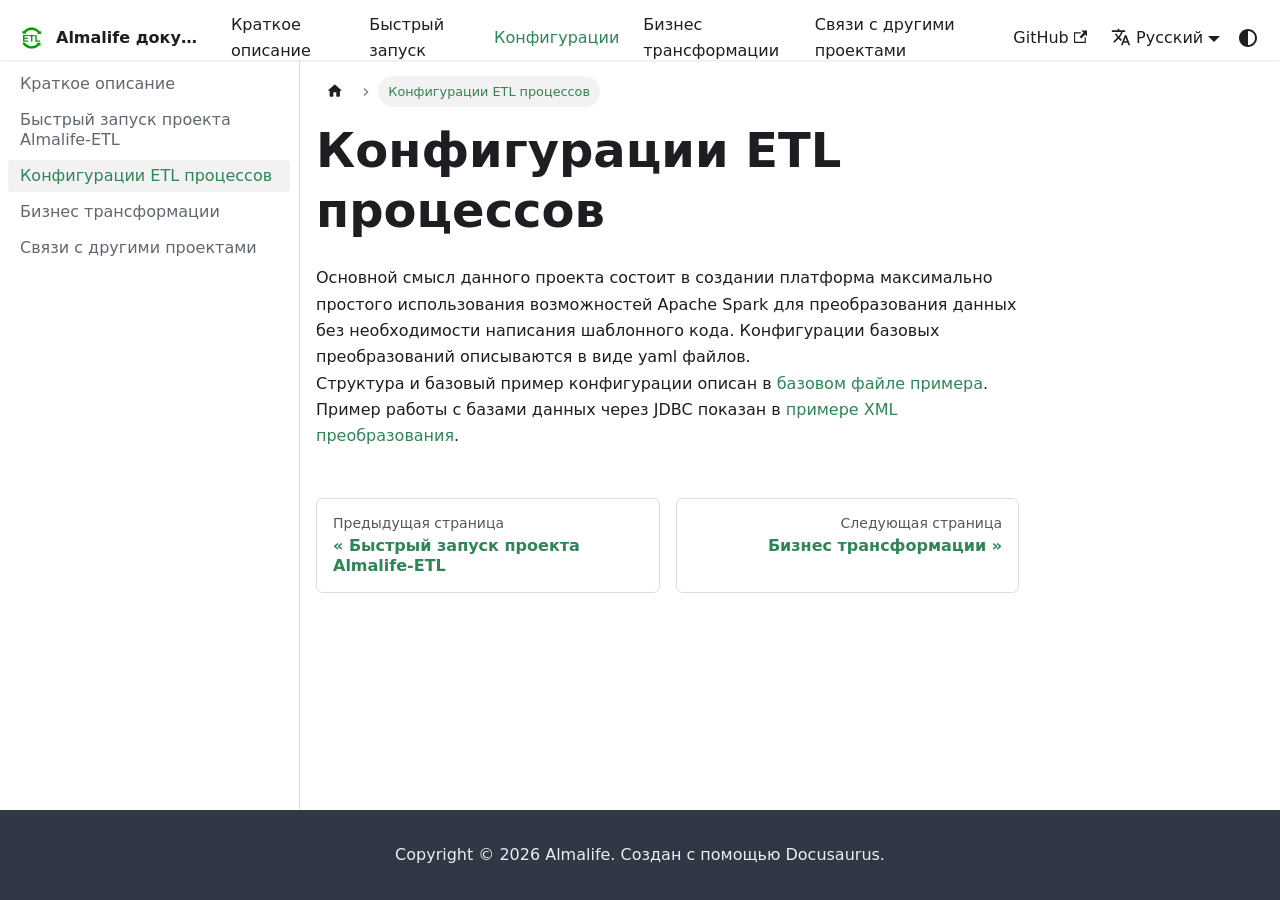
<file: docs/configs/index.html>
<!doctype html><html lang=ru dir=ltr class="docs-wrapper plugin-docs plugin-id-default docs-version-current docs-doc-page docs-doc-id-configs" data-has-hydrated=false><head><meta charset=UTF-8><meta name=generator content="Docusaurus v3.10.2"><title data-rh=true>Конфигурации ETL процессов | Almalife ETL documentation</title><meta data-rh=true name=viewport content="width=device-width, initial-scale=1.0"/><meta data-rh=true name=twitter:card content=summary_large_image /><meta data-rh=true property=og:image content=https://your-docusaurus-site.example.com/img/docusaurus-social-card.jpg /><meta data-rh=true name=twitter:image content=https://your-docusaurus-site.example.com/img/docusaurus-social-card.jpg /><meta data-rh=true property=og:url content=https://your-docusaurus-site.example.com/docs/configs /><meta data-rh=true property=og:locale content=ru /><meta data-rh=true property=og:locale:alternate content=en /><meta data-rh=true name=docusaurus_locale content=ru /><meta data-rh=true name=docsearch:language content=ru /><meta data-rh=true name=docusaurus_version content=current /><meta data-rh=true name=docusaurus_tag content=docs-default-current /><meta data-rh=true name=docsearch:version content=current /><meta data-rh=true name=docsearch:docusaurus_tag content=docs-default-current /><meta data-rh=true property=og:title content="Конфигурации ETL процессов | Almalife ETL documentation"/><meta data-rh=true name=description content="Основной смысл данного проекта состоит в создании платформа максимально простого использования возможностей Apache Spark для преобразования данных без необходимости написания шаблонного кода. Конфигурации базовых преобразований описываются в виде yaml файлов.\"/><meta data-rh=true property=og:description content="Основной смысл данного проекта состоит в создании платформа максимально простого использования возможностей Apache Spark для преобразования данных без необходимости написания шаблонного кода. Конфигурации базовых преобразований описываются в виде yaml файлов.\"/><link data-rh=true rel=icon href=/img/favicon.ico /><link data-rh=true rel=canonical href=https://your-docusaurus-site.example.com/docs/configs /><link data-rh=true rel=alternate href=https://your-docusaurus-site.example.com/docs/configs hreflang=ru /><link data-rh=true rel=alternate href=https://your-docusaurus-site.example.com/en/docs/configs hreflang=en /><link data-rh=true rel=alternate href=https://your-docusaurus-site.example.com/docs/configs hreflang=x-default /><script data-rh=true type=application/ld+json>{"@context":"https://schema.org","@type":"BreadcrumbList","itemListElement":[{"@type":"ListItem","item":"https://your-docusaurus-site.example.com/docs/configs","name":"Конфигурации ETL процессов","position":1}]}</script><link rel=stylesheet href=/assets/css/styles.02b3b42e.css /><script src=/assets/js/runtime~main.c4db8533.js defer></script><script src=/assets/js/main.943e21c1.js defer></script></head><body><svg style="display: none;"><defs>
<symbol id=theme-svg-external-link viewBox="0 0 24 24"><path fill=currentColor d="M21 13v10h-21v-19h12v2h-10v15h17v-8h2zm3-12h-10.988l4.035 4-6.977 7.07 2.828 2.828 6.977-7.07 4.125 4.172v-11z"/></symbol>
</defs></svg>
<script>!function(){var t=function(){try{return new URLSearchParams(window.location.search).get("docusaurus-theme")}catch(t){}}()||function(){try{return window.localStorage.getItem("theme-9f6")}catch(t){}}();document.documentElement.setAttribute("data-theme",t||(window.matchMedia("(prefers-color-scheme: dark)").matches?"dark":"light")),document.documentElement.setAttribute("data-theme-choice",t||"system")}(),function(){try{for(var[t,e]of new URLSearchParams(window.location.search).entries())if(t.startsWith("docusaurus-data-")){var a=t.replace("docusaurus-data-","data-");document.documentElement.setAttribute(a,e)}}catch(t){}}()</script><div id=__docusaurus><link rel=preload as=image href=/img/logo.svg /><div role=region aria-label="Перейти к основному содержимому"><a class=skipToContent_fXgn href=#__docusaurus_skipToContent_fallback>Перейти к основному содержимому</a></div><nav aria-label=Main class="theme-layout-navbar navbar navbar--fixed-top"><div class=navbar__inner><div class="theme-layout-navbar-left navbar__items"><button aria-label="Переключить навигационную панель" aria-expanded=false class="navbar__toggle clean-btn" type=button><svg width=30 height=30 viewBox="0 0 30 30" aria-hidden=true><path stroke=currentColor stroke-linecap=round stroke-miterlimit=10 stroke-width=2 d="M4 7h22M4 15h22M4 23h22"/></svg></button><a class=navbar__brand href=/><div class=navbar__logo><img src=/img/logo.svg alt="Almalife logo" class="themedComponent_mlkZ themedComponent--light_NVdE"/><img src=/img/logo.svg alt="Almalife logo" class="themedComponent_mlkZ themedComponent--dark_xIcU"/></div><b class="navbar__title text--truncate">Almalife документация</b></a><a class="navbar__item navbar__link" href=/docs/intro>Краткое описание</a><a class="navbar__item navbar__link" href=/docs/tutorial>Быстрый запуск</a><a aria-current=page class="navbar__item navbar__link navbar__link--active" href=/docs/configs>Конфигурации</a><a class="navbar__item navbar__link" href=/docs/business_transformations>Бизнес трансформации</a><a class="navbar__item navbar__link" href=/docs/links_to_others>Связи с другими проектами</a></div><div class="theme-layout-navbar-right navbar__items navbar__items--right"><a href=https://github.com/enroi/almalife target=_blank rel="noopener noreferrer" class="navbar__item navbar__link">GitHub<svg width=13.5 height=13.5 aria-label="(opens in new tab)" class=iconExternalLink_nPIU><use href=#theme-svg-external-link /></svg></a><div class="navbar__item dropdown dropdown--hoverable dropdown--right"><a href=# aria-haspopup=true aria-expanded=false role=button class=navbar__link><svg viewBox="0 0 24 24" width=20 height=20 aria-hidden=true class=iconLanguage_nlXk><path fill=currentColor d="M12.87 15.07l-2.54-2.51.03-.03c1.74-1.94 2.98-4.17 3.71-6.53H17V4h-7V2H8v2H1v1.99h11.17C11.5 7.92 10.44 9.75 9 11.35 8.07 10.32 7.3 9.19 6.69 8h-2c.73 1.63 1.73 3.17 2.98 4.56l-5.09 5.02L4 19l5-5 3.11 3.11.76-2.04zM18.5 10h-2L12 22h2l1.12-3h4.75L21 22h2l-4.5-12zm-2.62 7l1.62-4.33L19.12 17h-3.24z"/></svg>Русский</a><ul class=dropdown__menu><li><a href=/docs/configs target=_self rel="noopener noreferrer" class="dropdown__link dropdown__link--active" lang=ru>Русский</a><li><a href=/en/docs/configs target=_self rel="noopener noreferrer" class=dropdown__link lang=en>English</a></ul></div><div class="toggle_vylO colorModeToggle_DEke"><button class="clean-btn toggleButton_gllP toggleButtonDisabled_aARS" type=button disabled title="system mode" aria-label="Переключение между темным и светлым режимом (сейчас используется system mode)"><svg viewBox="0 0 24 24" width=24 height=24 aria-hidden=true class="toggleIcon_g3eP lightToggleIcon_pyhR"><path fill=currentColor d="M12,9c1.65,0,3,1.35,3,3s-1.35,3-3,3s-3-1.35-3-3S10.35,9,12,9 M12,7c-2.76,0-5,2.24-5,5s2.24,5,5,5s5-2.24,5-5 S14.76,7,12,7L12,7z M2,13l2,0c0.55,0,1-0.45,1-1s-0.45-1-1-1l-2,0c-0.55,0-1,0.45-1,1S1.45,13,2,13z M20,13l2,0c0.55,0,1-0.45,1-1 s-0.45-1-1-1l-2,0c-0.55,0-1,0.45-1,1S19.45,13,20,13z M11,2v2c0,0.55,0.45,1,1,1s1-0.45,1-1V2c0-0.55-0.45-1-1-1S11,1.45,11,2z M11,20v2c0,0.55,0.45,1,1,1s1-0.45,1-1v-2c0-0.55-0.45-1-1-1C11.45,19,11,19.45,11,20z M5.99,4.58c-0.39-0.39-1.03-0.39-1.41,0 c-0.39,0.39-0.39,1.03,0,1.41l1.06,1.06c0.39,0.39,1.03,0.39,1.41,0s0.39-1.03,0-1.41L5.99,4.58z M18.36,16.95 c-0.39-0.39-1.03-0.39-1.41,0c-0.39,0.39-0.39,1.03,0,1.41l1.06,1.06c0.39,0.39,1.03,0.39,1.41,0c0.39-0.39,0.39-1.03,0-1.41 L18.36,16.95z M19.42,5.99c0.39-0.39,0.39-1.03,0-1.41c-0.39-0.39-1.03-0.39-1.41,0l-1.06,1.06c-0.39,0.39-0.39,1.03,0,1.41 s1.03,0.39,1.41,0L19.42,5.99z M7.05,18.36c0.39-0.39,0.39-1.03,0-1.41c-0.39-0.39-1.03-0.39-1.41,0l-1.06,1.06 c-0.39,0.39-0.39,1.03,0,1.41s1.03,0.39,1.41,0L7.05,18.36z"/></svg><svg viewBox="0 0 24 24" width=24 height=24 aria-hidden=true class="toggleIcon_g3eP darkToggleIcon_wfgR"><path fill=currentColor d="M9.37,5.51C9.19,6.15,9.1,6.82,9.1,7.5c0,4.08,3.32,7.4,7.4,7.4c0.68,0,1.35-0.09,1.99-0.27C17.45,17.19,14.93,19,12,19 c-3.86,0-7-3.14-7-7C5,9.07,6.81,6.55,9.37,5.51z M12,3c-4.97,0-9,4.03-9,9s4.03,9,9,9s9-4.03,9-9c0-0.46-0.04-0.92-0.1-1.36 c-0.98,1.37-2.58,2.26-4.4,2.26c-2.98,0-5.4-2.42-5.4-5.4c0-1.81,0.89-3.42,2.26-4.4C12.92,3.04,12.46,3,12,3L12,3z"/></svg><svg viewBox="0 0 24 24" width=24 height=24 aria-hidden=true class="toggleIcon_g3eP systemToggleIcon_QzmC"><path fill=currentColor d="m12 21c4.971 0 9-4.029 9-9s-4.029-9-9-9-9 4.029-9 9 4.029 9 9 9zm4.95-13.95c1.313 1.313 2.05 3.093 2.05 4.95s-0.738 3.637-2.05 4.95c-1.313 1.313-3.093 2.05-4.95 2.05v-14c1.857 0 3.637 0.737 4.95 2.05z"/></svg></button></div><div class=navbarSearchContainer_Bca1></div></div></div><div role=presentation class=navbar-sidebar__backdrop></div></nav><div id=__docusaurus_skipToContent_fallback class="theme-layout-main main-wrapper mainWrapper_z2l0"><div class=docsWrapper_hBAB><button aria-label="Прокрутка к началу" class="clean-btn theme-back-to-top-button backToTopButton_sjWU" type=button></button><div class=docRoot_UBD9><aside class="theme-doc-sidebar-container docSidebarContainer_YfHR"><div class=sidebarViewport_aRkj><div class=sidebar_njMd><nav aria-label="Docs sidebar" class="menu thin-scrollbar menu_SIkG"><ul class="theme-doc-sidebar-menu menu__list"><li class="theme-doc-sidebar-item-link theme-doc-sidebar-item-link-level-1 menu__list-item"><a class=menu__link href=/docs/intro><span class=linkLabel_WmDU>Краткое описание</span></a><li class="theme-doc-sidebar-item-link theme-doc-sidebar-item-link-level-1 menu__list-item"><a class=menu__link href=/docs/tutorial><span class=linkLabel_WmDU>Быстрый запуск проекта Almalife-ETL</span></a><li class="theme-doc-sidebar-item-link theme-doc-sidebar-item-link-level-1 menu__list-item"><a class="menu__link menu__link--active" aria-current=page href=/docs/configs><span class=linkLabel_WmDU>Конфигурации ETL процессов</span></a><li class="theme-doc-sidebar-item-link theme-doc-sidebar-item-link-level-1 menu__list-item"><a class=menu__link href=/docs/business_transformations><span class=linkLabel_WmDU>Бизнес трансформации</span></a><li class="theme-doc-sidebar-item-link theme-doc-sidebar-item-link-level-1 menu__list-item"><a class=menu__link href=/docs/links_to_others><span class=linkLabel_WmDU>Связи с другими проектами</span></a></ul></nav></div></div></aside><main class=docMainContainer_TBSr><div class="container padding-top--md padding-bottom--lg"><div class=row><div class="col docItemCol_VOVn"><div class=docItemContainer_Djhp><article><nav class="theme-doc-breadcrumbs breadcrumbsContainer_Z_bl" aria-label="Навигационная цепочка текущей страницы"><ul class=breadcrumbs><li class=breadcrumbs__item><a aria-label="Главная страница" class=breadcrumbs__link href=/><svg viewBox="0 0 24 24" class=breadcrumbHomeIcon_YNFT><path d="M10 19v-5h4v5c0 .55.45 1 1 1h3c.55 0 1-.45 1-1v-7h1.7c.46 0 .68-.57.33-.87L12.67 3.6c-.38-.34-.96-.34-1.34 0l-8.36 7.53c-.34.3-.13.87.33.87H5v7c0 .55.45 1 1 1h3c.55 0 1-.45 1-1z" fill=currentColor /></svg></a><li class="breadcrumbs__item breadcrumbs__item--active"><span class=breadcrumbs__link>Конфигурации ETL процессов</span></ul></nav><div class="theme-doc-markdown markdown"><header><h1>Конфигурации ETL процессов</h1></header>
<p>Основной смысл данного проекта состоит в создании платформа максимально простого использования возможностей Apache Spark для преобразования данных без необходимости написания шаблонного кода. Конфигурации базовых преобразований описываются в виде yaml файлов.<br/>
<!-- -->Структура и базовый пример конфигурации описан в <a href=https://github.com/Enroi/almalife/blob/main/api_server/etl/configs/base_example.yaml target=_blank rel="noopener noreferrer" class="">базовом файле примера</a>.<br/>
<!-- -->Пример работы с базами данных через JDBC показан в <a href=https://github.com/Enroi/almalife/blob/main/api_server/etl/configs/xml_to_db.yaml target=_blank rel="noopener noreferrer" class="">примере XML преобразования</a>.</div></article><nav class="docusaurus-mt-lg pagination-nav" aria-label="Страница документа"><a class="pagination-nav__link pagination-nav__link--prev" href=/docs/tutorial><div class=pagination-nav__sublabel>Предыдущая страница</div><div class=pagination-nav__label>Быстрый запуск проекта Almalife-ETL</div></a><a class="pagination-nav__link pagination-nav__link--next" href=/docs/business_transformations><div class=pagination-nav__sublabel>Следующая страница</div><div class=pagination-nav__label>Бизнес трансформации</div></a></nav></div></div></div></div></main></div></div></div><footer class="theme-layout-footer footer footer--dark"><div class="container container-fluid"><div class="footer__bottom text--center"><div class=footer__copyright>Copyright © 2026 Almalife. Создан с помощью Docusaurus.</div></div></div></footer></div></body>
</file>
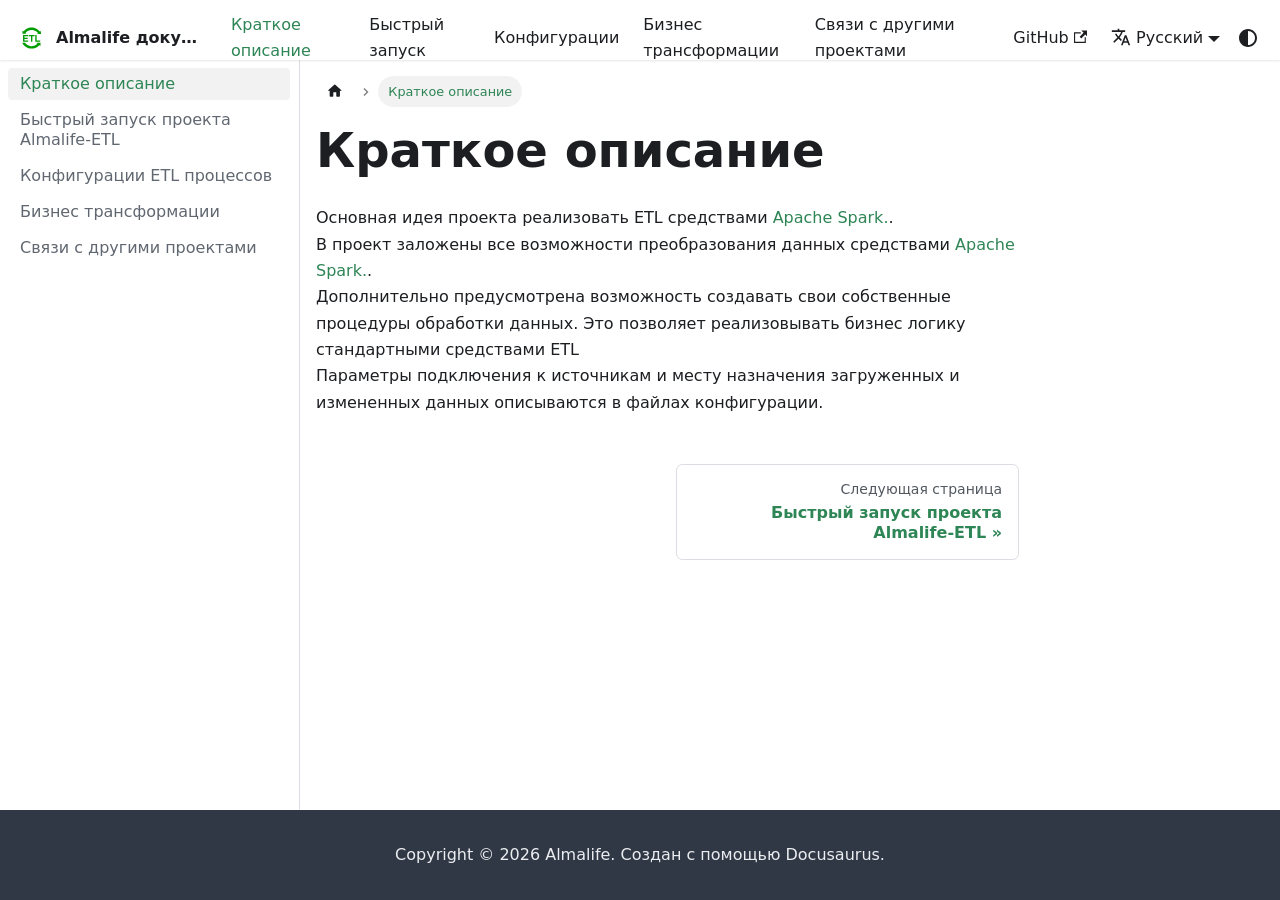
<file: docs/intro/index.html>
<!doctype html><html lang=ru dir=ltr class="docs-wrapper plugin-docs plugin-id-default docs-version-current docs-doc-page docs-doc-id-intro" data-has-hydrated=false><head><meta charset=UTF-8><meta name=generator content="Docusaurus v3.10.2"><title data-rh=true>Краткое описание | Almalife ETL documentation</title><meta data-rh=true name=viewport content="width=device-width, initial-scale=1.0"/><meta data-rh=true name=twitter:card content=summary_large_image /><meta data-rh=true property=og:image content=https://your-docusaurus-site.example.com/img/docusaurus-social-card.jpg /><meta data-rh=true name=twitter:image content=https://your-docusaurus-site.example.com/img/docusaurus-social-card.jpg /><meta data-rh=true property=og:url content=https://your-docusaurus-site.example.com/docs/intro /><meta data-rh=true property=og:locale content=ru /><meta data-rh=true property=og:locale:alternate content=en /><meta data-rh=true name=docusaurus_locale content=ru /><meta data-rh=true name=docsearch:language content=ru /><meta data-rh=true name=docusaurus_version content=current /><meta data-rh=true name=docusaurus_tag content=docs-default-current /><meta data-rh=true name=docsearch:version content=current /><meta data-rh=true name=docsearch:docusaurus_tag content=docs-default-current /><meta data-rh=true property=og:title content="Краткое описание | Almalife ETL documentation"/><meta data-rh=true name=description content="Основная идея проекта реализовать ETL средствами Apache Spark..\"/><meta data-rh=true property=og:description content="Основная идея проекта реализовать ETL средствами Apache Spark..\"/><link data-rh=true rel=icon href=/img/favicon.ico /><link data-rh=true rel=canonical href=https://your-docusaurus-site.example.com/docs/intro /><link data-rh=true rel=alternate href=https://your-docusaurus-site.example.com/docs/intro hreflang=ru /><link data-rh=true rel=alternate href=https://your-docusaurus-site.example.com/en/docs/intro hreflang=en /><link data-rh=true rel=alternate href=https://your-docusaurus-site.example.com/docs/intro hreflang=x-default /><script data-rh=true type=application/ld+json>{"@context":"https://schema.org","@type":"BreadcrumbList","itemListElement":[{"@type":"ListItem","item":"https://your-docusaurus-site.example.com/docs/intro","name":"Краткое описание","position":1}]}</script><link rel=stylesheet href=/assets/css/styles.02b3b42e.css /><script src=/assets/js/runtime~main.c4db8533.js defer></script><script src=/assets/js/main.943e21c1.js defer></script></head><body><svg style="display: none;"><defs>
<symbol id=theme-svg-external-link viewBox="0 0 24 24"><path fill=currentColor d="M21 13v10h-21v-19h12v2h-10v15h17v-8h2zm3-12h-10.988l4.035 4-6.977 7.07 2.828 2.828 6.977-7.07 4.125 4.172v-11z"/></symbol>
</defs></svg>
<script>!function(){var t=function(){try{return new URLSearchParams(window.location.search).get("docusaurus-theme")}catch(t){}}()||function(){try{return window.localStorage.getItem("theme-9f6")}catch(t){}}();document.documentElement.setAttribute("data-theme",t||(window.matchMedia("(prefers-color-scheme: dark)").matches?"dark":"light")),document.documentElement.setAttribute("data-theme-choice",t||"system")}(),function(){try{for(var[t,e]of new URLSearchParams(window.location.search).entries())if(t.startsWith("docusaurus-data-")){var a=t.replace("docusaurus-data-","data-");document.documentElement.setAttribute(a,e)}}catch(t){}}()</script><div id=__docusaurus><link rel=preload as=image href=/img/logo.svg /><div role=region aria-label="Перейти к основному содержимому"><a class=skipToContent_fXgn href=#__docusaurus_skipToContent_fallback>Перейти к основному содержимому</a></div><nav aria-label=Main class="theme-layout-navbar navbar navbar--fixed-top"><div class=navbar__inner><div class="theme-layout-navbar-left navbar__items"><button aria-label="Переключить навигационную панель" aria-expanded=false class="navbar__toggle clean-btn" type=button><svg width=30 height=30 viewBox="0 0 30 30" aria-hidden=true><path stroke=currentColor stroke-linecap=round stroke-miterlimit=10 stroke-width=2 d="M4 7h22M4 15h22M4 23h22"/></svg></button><a class=navbar__brand href=/><div class=navbar__logo><img src=/img/logo.svg alt="Almalife logo" class="themedComponent_mlkZ themedComponent--light_NVdE"/><img src=/img/logo.svg alt="Almalife logo" class="themedComponent_mlkZ themedComponent--dark_xIcU"/></div><b class="navbar__title text--truncate">Almalife документация</b></a><a aria-current=page class="navbar__item navbar__link navbar__link--active" href=/docs/intro>Краткое описание</a><a class="navbar__item navbar__link" href=/docs/tutorial>Быстрый запуск</a><a class="navbar__item navbar__link" href=/docs/configs>Конфигурации</a><a class="navbar__item navbar__link" href=/docs/business_transformations>Бизнес трансформации</a><a class="navbar__item navbar__link" href=/docs/links_to_others>Связи с другими проектами</a></div><div class="theme-layout-navbar-right navbar__items navbar__items--right"><a href=https://github.com/enroi/almalife target=_blank rel="noopener noreferrer" class="navbar__item navbar__link">GitHub<svg width=13.5 height=13.5 aria-label="(opens in new tab)" class=iconExternalLink_nPIU><use href=#theme-svg-external-link /></svg></a><div class="navbar__item dropdown dropdown--hoverable dropdown--right"><a href=# aria-haspopup=true aria-expanded=false role=button class=navbar__link><svg viewBox="0 0 24 24" width=20 height=20 aria-hidden=true class=iconLanguage_nlXk><path fill=currentColor d="M12.87 15.07l-2.54-2.51.03-.03c1.74-1.94 2.98-4.17 3.71-6.53H17V4h-7V2H8v2H1v1.99h11.17C11.5 7.92 10.44 9.75 9 11.35 8.07 10.32 7.3 9.19 6.69 8h-2c.73 1.63 1.73 3.17 2.98 4.56l-5.09 5.02L4 19l5-5 3.11 3.11.76-2.04zM18.5 10h-2L12 22h2l1.12-3h4.75L21 22h2l-4.5-12zm-2.62 7l1.62-4.33L19.12 17h-3.24z"/></svg>Русский</a><ul class=dropdown__menu><li><a href=/docs/intro target=_self rel="noopener noreferrer" class="dropdown__link dropdown__link--active" lang=ru>Русский</a><li><a href=/en/docs/intro target=_self rel="noopener noreferrer" class=dropdown__link lang=en>English</a></ul></div><div class="toggle_vylO colorModeToggle_DEke"><button class="clean-btn toggleButton_gllP toggleButtonDisabled_aARS" type=button disabled title="system mode" aria-label="Переключение между темным и светлым режимом (сейчас используется system mode)"><svg viewBox="0 0 24 24" width=24 height=24 aria-hidden=true class="toggleIcon_g3eP lightToggleIcon_pyhR"><path fill=currentColor d="M12,9c1.65,0,3,1.35,3,3s-1.35,3-3,3s-3-1.35-3-3S10.35,9,12,9 M12,7c-2.76,0-5,2.24-5,5s2.24,5,5,5s5-2.24,5-5 S14.76,7,12,7L12,7z M2,13l2,0c0.55,0,1-0.45,1-1s-0.45-1-1-1l-2,0c-0.55,0-1,0.45-1,1S1.45,13,2,13z M20,13l2,0c0.55,0,1-0.45,1-1 s-0.45-1-1-1l-2,0c-0.55,0-1,0.45-1,1S19.45,13,20,13z M11,2v2c0,0.55,0.45,1,1,1s1-0.45,1-1V2c0-0.55-0.45-1-1-1S11,1.45,11,2z M11,20v2c0,0.55,0.45,1,1,1s1-0.45,1-1v-2c0-0.55-0.45-1-1-1C11.45,19,11,19.45,11,20z M5.99,4.58c-0.39-0.39-1.03-0.39-1.41,0 c-0.39,0.39-0.39,1.03,0,1.41l1.06,1.06c0.39,0.39,1.03,0.39,1.41,0s0.39-1.03,0-1.41L5.99,4.58z M18.36,16.95 c-0.39-0.39-1.03-0.39-1.41,0c-0.39,0.39-0.39,1.03,0,1.41l1.06,1.06c0.39,0.39,1.03,0.39,1.41,0c0.39-0.39,0.39-1.03,0-1.41 L18.36,16.95z M19.42,5.99c0.39-0.39,0.39-1.03,0-1.41c-0.39-0.39-1.03-0.39-1.41,0l-1.06,1.06c-0.39,0.39-0.39,1.03,0,1.41 s1.03,0.39,1.41,0L19.42,5.99z M7.05,18.36c0.39-0.39,0.39-1.03,0-1.41c-0.39-0.39-1.03-0.39-1.41,0l-1.06,1.06 c-0.39,0.39-0.39,1.03,0,1.41s1.03,0.39,1.41,0L7.05,18.36z"/></svg><svg viewBox="0 0 24 24" width=24 height=24 aria-hidden=true class="toggleIcon_g3eP darkToggleIcon_wfgR"><path fill=currentColor d="M9.37,5.51C9.19,6.15,9.1,6.82,9.1,7.5c0,4.08,3.32,7.4,7.4,7.4c0.68,0,1.35-0.09,1.99-0.27C17.45,17.19,14.93,19,12,19 c-3.86,0-7-3.14-7-7C5,9.07,6.81,6.55,9.37,5.51z M12,3c-4.97,0-9,4.03-9,9s4.03,9,9,9s9-4.03,9-9c0-0.46-0.04-0.92-0.1-1.36 c-0.98,1.37-2.58,2.26-4.4,2.26c-2.98,0-5.4-2.42-5.4-5.4c0-1.81,0.89-3.42,2.26-4.4C12.92,3.04,12.46,3,12,3L12,3z"/></svg><svg viewBox="0 0 24 24" width=24 height=24 aria-hidden=true class="toggleIcon_g3eP systemToggleIcon_QzmC"><path fill=currentColor d="m12 21c4.971 0 9-4.029 9-9s-4.029-9-9-9-9 4.029-9 9 4.029 9 9 9zm4.95-13.95c1.313 1.313 2.05 3.093 2.05 4.95s-0.738 3.637-2.05 4.95c-1.313 1.313-3.093 2.05-4.95 2.05v-14c1.857 0 3.637 0.737 4.95 2.05z"/></svg></button></div><div class=navbarSearchContainer_Bca1></div></div></div><div role=presentation class=navbar-sidebar__backdrop></div></nav><div id=__docusaurus_skipToContent_fallback class="theme-layout-main main-wrapper mainWrapper_z2l0"><div class=docsWrapper_hBAB><button aria-label="Прокрутка к началу" class="clean-btn theme-back-to-top-button backToTopButton_sjWU" type=button></button><div class=docRoot_UBD9><aside class="theme-doc-sidebar-container docSidebarContainer_YfHR"><div class=sidebarViewport_aRkj><div class=sidebar_njMd><nav aria-label="Docs sidebar" class="menu thin-scrollbar menu_SIkG"><ul class="theme-doc-sidebar-menu menu__list"><li class="theme-doc-sidebar-item-link theme-doc-sidebar-item-link-level-1 menu__list-item"><a class="menu__link menu__link--active" aria-current=page href=/docs/intro><span class=linkLabel_WmDU>Краткое описание</span></a><li class="theme-doc-sidebar-item-link theme-doc-sidebar-item-link-level-1 menu__list-item"><a class=menu__link href=/docs/tutorial><span class=linkLabel_WmDU>Быстрый запуск проекта Almalife-ETL</span></a><li class="theme-doc-sidebar-item-link theme-doc-sidebar-item-link-level-1 menu__list-item"><a class=menu__link href=/docs/configs><span class=linkLabel_WmDU>Конфигурации ETL процессов</span></a><li class="theme-doc-sidebar-item-link theme-doc-sidebar-item-link-level-1 menu__list-item"><a class=menu__link href=/docs/business_transformations><span class=linkLabel_WmDU>Бизнес трансформации</span></a><li class="theme-doc-sidebar-item-link theme-doc-sidebar-item-link-level-1 menu__list-item"><a class=menu__link href=/docs/links_to_others><span class=linkLabel_WmDU>Связи с другими проектами</span></a></ul></nav></div></div></aside><main class=docMainContainer_TBSr><div class="container padding-top--md padding-bottom--lg"><div class=row><div class="col docItemCol_VOVn"><div class=docItemContainer_Djhp><article><nav class="theme-doc-breadcrumbs breadcrumbsContainer_Z_bl" aria-label="Навигационная цепочка текущей страницы"><ul class=breadcrumbs><li class=breadcrumbs__item><a aria-label="Главная страница" class=breadcrumbs__link href=/><svg viewBox="0 0 24 24" class=breadcrumbHomeIcon_YNFT><path d="M10 19v-5h4v5c0 .55.45 1 1 1h3c.55 0 1-.45 1-1v-7h1.7c.46 0 .68-.57.33-.87L12.67 3.6c-.38-.34-.96-.34-1.34 0l-8.36 7.53c-.34.3-.13.87.33.87H5v7c0 .55.45 1 1 1h3c.55 0 1-.45 1-1z" fill=currentColor /></svg></a><li class="breadcrumbs__item breadcrumbs__item--active"><span class=breadcrumbs__link>Краткое описание</span></ul></nav><div class="theme-doc-markdown markdown"><header><h1>Краткое описание</h1></header>
<p>Основная идея проекта реализовать ETL средствами <a href=https://spark.apache.org/ target=_blank rel="noopener noreferrer" class="">Apache Spark.</a>.<br/>
<!-- -->В проект заложены все возможности преобразования данных средствами <a href=https://spark.apache.org/ target=_blank rel="noopener noreferrer" class="">Apache Spark.</a>.<br/>
<!-- -->Дополнительно предусмотрена возможность создавать свои собственные процедуры обработки данных. Это позволяет реализовывать бизнес логику стандартными средствами ETL<br/>
<!-- -->Параметры подключения к источникам и месту назначения загруженных и измененных данных описываются в файлах конфигурации.</div></article><nav class="docusaurus-mt-lg pagination-nav" aria-label="Страница документа"><a class="pagination-nav__link pagination-nav__link--next" href=/docs/tutorial><div class=pagination-nav__sublabel>Следующая страница</div><div class=pagination-nav__label>Быстрый запуск проекта Almalife-ETL</div></a></nav></div></div></div></div></main></div></div></div><footer class="theme-layout-footer footer footer--dark"><div class="container container-fluid"><div class="footer__bottom text--center"><div class=footer__copyright>Copyright © 2026 Almalife. Создан с помощью Docusaurus.</div></div></div></footer></div></body>
</file>
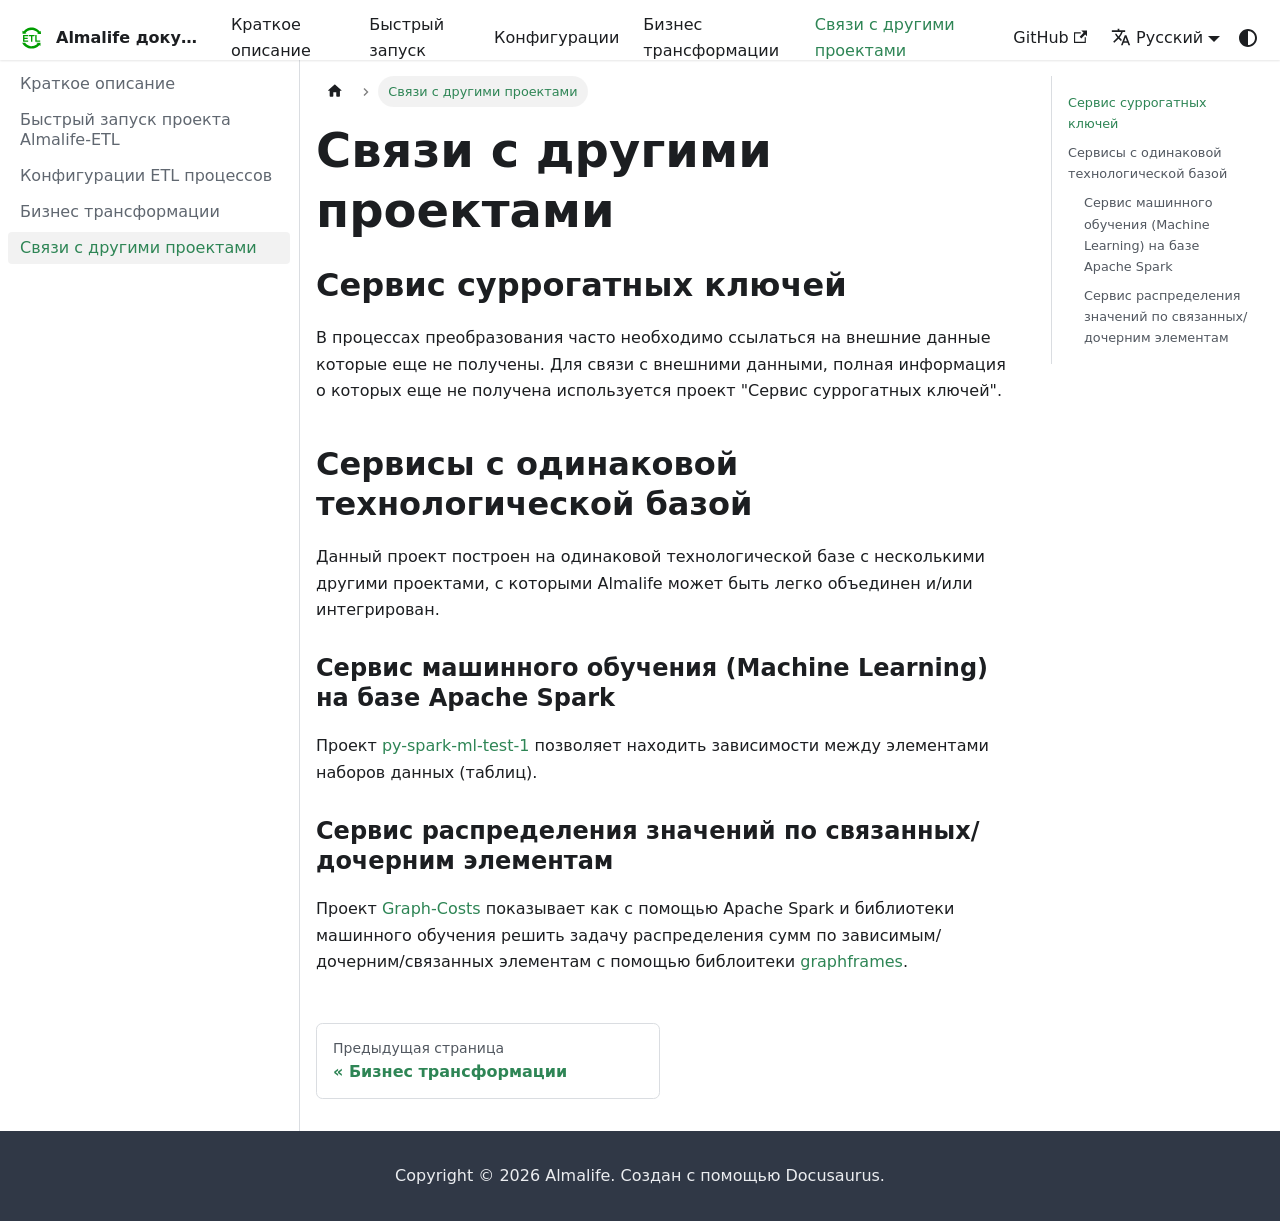
<file: docs/links_to_others/index.html>
<!doctype html><html lang=ru dir=ltr class="docs-wrapper plugin-docs plugin-id-default docs-version-current docs-doc-page docs-doc-id-links_to_others" data-has-hydrated=false><head><meta charset=UTF-8><meta name=generator content="Docusaurus v3.10.2"><title data-rh=true>Связи с другими проектами | Almalife ETL documentation</title><meta data-rh=true name=viewport content="width=device-width, initial-scale=1.0"/><meta data-rh=true name=twitter:card content=summary_large_image /><meta data-rh=true property=og:image content=https://your-docusaurus-site.example.com/img/docusaurus-social-card.jpg /><meta data-rh=true name=twitter:image content=https://your-docusaurus-site.example.com/img/docusaurus-social-card.jpg /><meta data-rh=true property=og:url content=https://your-docusaurus-site.example.com/docs/links_to_others /><meta data-rh=true property=og:locale content=ru /><meta data-rh=true property=og:locale:alternate content=en /><meta data-rh=true name=docusaurus_locale content=ru /><meta data-rh=true name=docsearch:language content=ru /><meta data-rh=true name=docusaurus_version content=current /><meta data-rh=true name=docusaurus_tag content=docs-default-current /><meta data-rh=true name=docsearch:version content=current /><meta data-rh=true name=docsearch:docusaurus_tag content=docs-default-current /><meta data-rh=true property=og:title content="Связи с другими проектами | Almalife ETL documentation"/><meta data-rh=true name=description content="Сервис суррогатных ключей"/><meta data-rh=true property=og:description content="Сервис суррогатных ключей"/><link data-rh=true rel=icon href=/img/favicon.ico /><link data-rh=true rel=canonical href=https://your-docusaurus-site.example.com/docs/links_to_others /><link data-rh=true rel=alternate href=https://your-docusaurus-site.example.com/docs/links_to_others hreflang=ru /><link data-rh=true rel=alternate href=https://your-docusaurus-site.example.com/en/docs/links_to_others hreflang=en /><link data-rh=true rel=alternate href=https://your-docusaurus-site.example.com/docs/links_to_others hreflang=x-default /><script data-rh=true type=application/ld+json>{"@context":"https://schema.org","@type":"BreadcrumbList","itemListElement":[{"@type":"ListItem","item":"https://your-docusaurus-site.example.com/docs/links_to_others","name":"Связи с другими проектами","position":1}]}</script><link rel=stylesheet href=/assets/css/styles.02b3b42e.css /><script src=/assets/js/runtime~main.c4db8533.js defer></script><script src=/assets/js/main.943e21c1.js defer></script></head><body><svg style="display: none;"><defs>
<symbol id=theme-svg-external-link viewBox="0 0 24 24"><path fill=currentColor d="M21 13v10h-21v-19h12v2h-10v15h17v-8h2zm3-12h-10.988l4.035 4-6.977 7.07 2.828 2.828 6.977-7.07 4.125 4.172v-11z"/></symbol>
</defs></svg>
<script>!function(){var t=function(){try{return new URLSearchParams(window.location.search).get("docusaurus-theme")}catch(t){}}()||function(){try{return window.localStorage.getItem("theme-9f6")}catch(t){}}();document.documentElement.setAttribute("data-theme",t||(window.matchMedia("(prefers-color-scheme: dark)").matches?"dark":"light")),document.documentElement.setAttribute("data-theme-choice",t||"system")}(),function(){try{for(var[t,e]of new URLSearchParams(window.location.search).entries())if(t.startsWith("docusaurus-data-")){var a=t.replace("docusaurus-data-","data-");document.documentElement.setAttribute(a,e)}}catch(t){}}()</script><div id=__docusaurus><link rel=preload as=image href=/img/logo.svg /><div role=region aria-label="Перейти к основному содержимому"><a class=skipToContent_fXgn href=#__docusaurus_skipToContent_fallback>Перейти к основному содержимому</a></div><nav aria-label=Main class="theme-layout-navbar navbar navbar--fixed-top"><div class=navbar__inner><div class="theme-layout-navbar-left navbar__items"><button aria-label="Переключить навигационную панель" aria-expanded=false class="navbar__toggle clean-btn" type=button><svg width=30 height=30 viewBox="0 0 30 30" aria-hidden=true><path stroke=currentColor stroke-linecap=round stroke-miterlimit=10 stroke-width=2 d="M4 7h22M4 15h22M4 23h22"/></svg></button><a class=navbar__brand href=/><div class=navbar__logo><img src=/img/logo.svg alt="Almalife logo" class="themedComponent_mlkZ themedComponent--light_NVdE"/><img src=/img/logo.svg alt="Almalife logo" class="themedComponent_mlkZ themedComponent--dark_xIcU"/></div><b class="navbar__title text--truncate">Almalife документация</b></a><a class="navbar__item navbar__link" href=/docs/intro>Краткое описание</a><a class="navbar__item navbar__link" href=/docs/tutorial>Быстрый запуск</a><a class="navbar__item navbar__link" href=/docs/configs>Конфигурации</a><a class="navbar__item navbar__link" href=/docs/business_transformations>Бизнес трансформации</a><a aria-current=page class="navbar__item navbar__link navbar__link--active" href=/docs/links_to_others>Связи с другими проектами</a></div><div class="theme-layout-navbar-right navbar__items navbar__items--right"><a href=https://github.com/enroi/almalife target=_blank rel="noopener noreferrer" class="navbar__item navbar__link">GitHub<svg width=13.5 height=13.5 aria-label="(opens in new tab)" class=iconExternalLink_nPIU><use href=#theme-svg-external-link /></svg></a><div class="navbar__item dropdown dropdown--hoverable dropdown--right"><a href=# aria-haspopup=true aria-expanded=false role=button class=navbar__link><svg viewBox="0 0 24 24" width=20 height=20 aria-hidden=true class=iconLanguage_nlXk><path fill=currentColor d="M12.87 15.07l-2.54-2.51.03-.03c1.74-1.94 2.98-4.17 3.71-6.53H17V4h-7V2H8v2H1v1.99h11.17C11.5 7.92 10.44 9.75 9 11.35 8.07 10.32 7.3 9.19 6.69 8h-2c.73 1.63 1.73 3.17 2.98 4.56l-5.09 5.02L4 19l5-5 3.11 3.11.76-2.04zM18.5 10h-2L12 22h2l1.12-3h4.75L21 22h2l-4.5-12zm-2.62 7l1.62-4.33L19.12 17h-3.24z"/></svg>Русский</a><ul class=dropdown__menu><li><a href=/docs/links_to_others target=_self rel="noopener noreferrer" class="dropdown__link dropdown__link--active" lang=ru>Русский</a><li><a href=/en/docs/links_to_others target=_self rel="noopener noreferrer" class=dropdown__link lang=en>English</a></ul></div><div class="toggle_vylO colorModeToggle_DEke"><button class="clean-btn toggleButton_gllP toggleButtonDisabled_aARS" type=button disabled title="system mode" aria-label="Переключение между темным и светлым режимом (сейчас используется system mode)"><svg viewBox="0 0 24 24" width=24 height=24 aria-hidden=true class="toggleIcon_g3eP lightToggleIcon_pyhR"><path fill=currentColor d="M12,9c1.65,0,3,1.35,3,3s-1.35,3-3,3s-3-1.35-3-3S10.35,9,12,9 M12,7c-2.76,0-5,2.24-5,5s2.24,5,5,5s5-2.24,5-5 S14.76,7,12,7L12,7z M2,13l2,0c0.55,0,1-0.45,1-1s-0.45-1-1-1l-2,0c-0.55,0-1,0.45-1,1S1.45,13,2,13z M20,13l2,0c0.55,0,1-0.45,1-1 s-0.45-1-1-1l-2,0c-0.55,0-1,0.45-1,1S19.45,13,20,13z M11,2v2c0,0.55,0.45,1,1,1s1-0.45,1-1V2c0-0.55-0.45-1-1-1S11,1.45,11,2z M11,20v2c0,0.55,0.45,1,1,1s1-0.45,1-1v-2c0-0.55-0.45-1-1-1C11.45,19,11,19.45,11,20z M5.99,4.58c-0.39-0.39-1.03-0.39-1.41,0 c-0.39,0.39-0.39,1.03,0,1.41l1.06,1.06c0.39,0.39,1.03,0.39,1.41,0s0.39-1.03,0-1.41L5.99,4.58z M18.36,16.95 c-0.39-0.39-1.03-0.39-1.41,0c-0.39,0.39-0.39,1.03,0,1.41l1.06,1.06c0.39,0.39,1.03,0.39,1.41,0c0.39-0.39,0.39-1.03,0-1.41 L18.36,16.95z M19.42,5.99c0.39-0.39,0.39-1.03,0-1.41c-0.39-0.39-1.03-0.39-1.41,0l-1.06,1.06c-0.39,0.39-0.39,1.03,0,1.41 s1.03,0.39,1.41,0L19.42,5.99z M7.05,18.36c0.39-0.39,0.39-1.03,0-1.41c-0.39-0.39-1.03-0.39-1.41,0l-1.06,1.06 c-0.39,0.39-0.39,1.03,0,1.41s1.03,0.39,1.41,0L7.05,18.36z"/></svg><svg viewBox="0 0 24 24" width=24 height=24 aria-hidden=true class="toggleIcon_g3eP darkToggleIcon_wfgR"><path fill=currentColor d="M9.37,5.51C9.19,6.15,9.1,6.82,9.1,7.5c0,4.08,3.32,7.4,7.4,7.4c0.68,0,1.35-0.09,1.99-0.27C17.45,17.19,14.93,19,12,19 c-3.86,0-7-3.14-7-7C5,9.07,6.81,6.55,9.37,5.51z M12,3c-4.97,0-9,4.03-9,9s4.03,9,9,9s9-4.03,9-9c0-0.46-0.04-0.92-0.1-1.36 c-0.98,1.37-2.58,2.26-4.4,2.26c-2.98,0-5.4-2.42-5.4-5.4c0-1.81,0.89-3.42,2.26-4.4C12.92,3.04,12.46,3,12,3L12,3z"/></svg><svg viewBox="0 0 24 24" width=24 height=24 aria-hidden=true class="toggleIcon_g3eP systemToggleIcon_QzmC"><path fill=currentColor d="m12 21c4.971 0 9-4.029 9-9s-4.029-9-9-9-9 4.029-9 9 4.029 9 9 9zm4.95-13.95c1.313 1.313 2.05 3.093 2.05 4.95s-0.738 3.637-2.05 4.95c-1.313 1.313-3.093 2.05-4.95 2.05v-14c1.857 0 3.637 0.737 4.95 2.05z"/></svg></button></div><div class=navbarSearchContainer_Bca1></div></div></div><div role=presentation class=navbar-sidebar__backdrop></div></nav><div id=__docusaurus_skipToContent_fallback class="theme-layout-main main-wrapper mainWrapper_z2l0"><div class=docsWrapper_hBAB><button aria-label="Прокрутка к началу" class="clean-btn theme-back-to-top-button backToTopButton_sjWU" type=button></button><div class=docRoot_UBD9><aside class="theme-doc-sidebar-container docSidebarContainer_YfHR"><div class=sidebarViewport_aRkj><div class=sidebar_njMd><nav aria-label="Docs sidebar" class="menu thin-scrollbar menu_SIkG"><ul class="theme-doc-sidebar-menu menu__list"><li class="theme-doc-sidebar-item-link theme-doc-sidebar-item-link-level-1 menu__list-item"><a class=menu__link href=/docs/intro><span class=linkLabel_WmDU>Краткое описание</span></a><li class="theme-doc-sidebar-item-link theme-doc-sidebar-item-link-level-1 menu__list-item"><a class=menu__link href=/docs/tutorial><span class=linkLabel_WmDU>Быстрый запуск проекта Almalife-ETL</span></a><li class="theme-doc-sidebar-item-link theme-doc-sidebar-item-link-level-1 menu__list-item"><a class=menu__link href=/docs/configs><span class=linkLabel_WmDU>Конфигурации ETL процессов</span></a><li class="theme-doc-sidebar-item-link theme-doc-sidebar-item-link-level-1 menu__list-item"><a class=menu__link href=/docs/business_transformations><span class=linkLabel_WmDU>Бизнес трансформации</span></a><li class="theme-doc-sidebar-item-link theme-doc-sidebar-item-link-level-1 menu__list-item"><a class="menu__link menu__link--active" aria-current=page href=/docs/links_to_others><span class=linkLabel_WmDU>Связи с другими проектами</span></a></ul></nav></div></div></aside><main class=docMainContainer_TBSr><div class="container padding-top--md padding-bottom--lg"><div class=row><div class="col docItemCol_VOVn"><div class=docItemContainer_Djhp><article><nav class="theme-doc-breadcrumbs breadcrumbsContainer_Z_bl" aria-label="Навигационная цепочка текущей страницы"><ul class=breadcrumbs><li class=breadcrumbs__item><a aria-label="Главная страница" class=breadcrumbs__link href=/><svg viewBox="0 0 24 24" class=breadcrumbHomeIcon_YNFT><path d="M10 19v-5h4v5c0 .55.45 1 1 1h3c.55 0 1-.45 1-1v-7h1.7c.46 0 .68-.57.33-.87L12.67 3.6c-.38-.34-.96-.34-1.34 0l-8.36 7.53c-.34.3-.13.87.33.87H5v7c0 .55.45 1 1 1h3c.55 0 1-.45 1-1z" fill=currentColor /></svg></a><li class="breadcrumbs__item breadcrumbs__item--active"><span class=breadcrumbs__link>Связи с другими проектами</span></ul></nav><div class="tocCollapsible_ETCw theme-doc-toc-mobile tocMobile_ITEo"><button type=button class="clean-btn tocCollapsibleButton_TO0P">Содержание этой страницы</button></div><div class="theme-doc-markdown markdown"><header><h1>Связи с другими проектами</h1></header>
<h2 class="anchor anchorTargetStickyNavbar_Vzrq" id=сервис-суррогатных-ключей>Сервис суррогатных ключей<a href=#сервис-суррогатных-ключей class=hash-link aria-label="Прямая ссылка на Сервис суррогатных ключей" title="Прямая ссылка на Сервис суррогатных ключей" translate=no>​</a></h2>
<p>В процессах преобразования часто необходимо ссылаться на внешние данные которые еще не получены. Для связи с внешними данными, полная информация о которых еще не получена используется проект "Сервис суррогатных ключей".</p>
<h2 class="anchor anchorTargetStickyNavbar_Vzrq" id=сервисы-с-одинаковой-технологической-базой>Сервисы с одинаковой технологической базой<a href=#сервисы-с-одинаковой-технологической-базой class=hash-link aria-label="Прямая ссылка на Сервисы с одинаковой технологической базой" title="Прямая ссылка на Сервисы с одинаковой технологической базой" translate=no>​</a></h2>
<p>Данный проект построен на одинаковой технологической базе с несколькими другими проектами, с которыми Almalife может быть легко объединен и/или интегрирован.</p>
<h3 class="anchor anchorTargetStickyNavbar_Vzrq" id=сервис-машинного-обучения-machine-learning-на-базе-apache-spark>Сервис машинного обучения (Machine Learning) на базе Apache Spark<a href=#сервис-машинного-обучения-machine-learning-на-базе-apache-spark class=hash-link aria-label="Прямая ссылка на Сервис машинного обучения (Machine Learning) на базе Apache Spark" title="Прямая ссылка на Сервис машинного обучения (Machine Learning) на базе Apache Spark" translate=no>​</a></h3>
<p>Проект <a href=https://github.com/Enroi/py-spark-ml-test-1 target=_blank rel="noopener noreferrer" class="">py-spark-ml-test-1</a> позволяет находить зависимости между элементами наборов данных (таблиц).</p>
<h3 class="anchor anchorTargetStickyNavbar_Vzrq" id=сервис-распределения-значений-по-связанныхдочерним-элементам>Сервис распределения значений по связанных/дочерним элементам<a href=#сервис-распределения-значений-по-связанныхдочерним-элементам class=hash-link aria-label="Прямая ссылка на Сервис распределения значений по связанных/дочерним элементам" title="Прямая ссылка на Сервис распределения значений по связанных/дочерним элементам" translate=no>​</a></h3>
<p>Проект <a href=https://github.com/Enroi/Graph-Costs target=_blank rel="noopener noreferrer" class="">Graph-Costs</a> показывает как с помощью Apache Spark и библиотеки машинного обучения решить задачу распределения сумм по зависимым/дочерним/связанных элементам с помощью библоитеки <a href=https://github.com/graphframes/graphframes target=_blank rel="noopener noreferrer" class="">graphframes</a>.</div></article><nav class="docusaurus-mt-lg pagination-nav" aria-label="Страница документа"><a class="pagination-nav__link pagination-nav__link--prev" href=/docs/business_transformations><div class=pagination-nav__sublabel>Предыдущая страница</div><div class=pagination-nav__label>Бизнес трансформации</div></a></nav></div></div><div class="col col--3"><div class="tableOfContents_bqdL thin-scrollbar theme-doc-toc-desktop"><ul class="table-of-contents table-of-contents__left-border"><li><a href=#сервис-суррогатных-ключей class="table-of-contents__link toc-highlight">Сервис суррогатных ключей</a><li><a href=#сервисы-с-одинаковой-технологической-базой class="table-of-contents__link toc-highlight">Сервисы с одинаковой технологической базой</a><ul><li><a href=#сервис-машинного-обучения-machine-learning-на-базе-apache-spark class="table-of-contents__link toc-highlight">Сервис машинного обучения (Machine Learning) на базе Apache Spark</a><li><a href=#сервис-распределения-значений-по-связанныхдочерним-элементам class="table-of-contents__link toc-highlight">Сервис распределения значений по связанных/дочерним элементам</a></ul></ul></div></div></div></div></main></div></div></div><footer class="theme-layout-footer footer footer--dark"><div class="container container-fluid"><div class="footer__bottom text--center"><div class=footer__copyright>Copyright © 2026 Almalife. Создан с помощью Docusaurus.</div></div></div></footer></div></body>
</file>
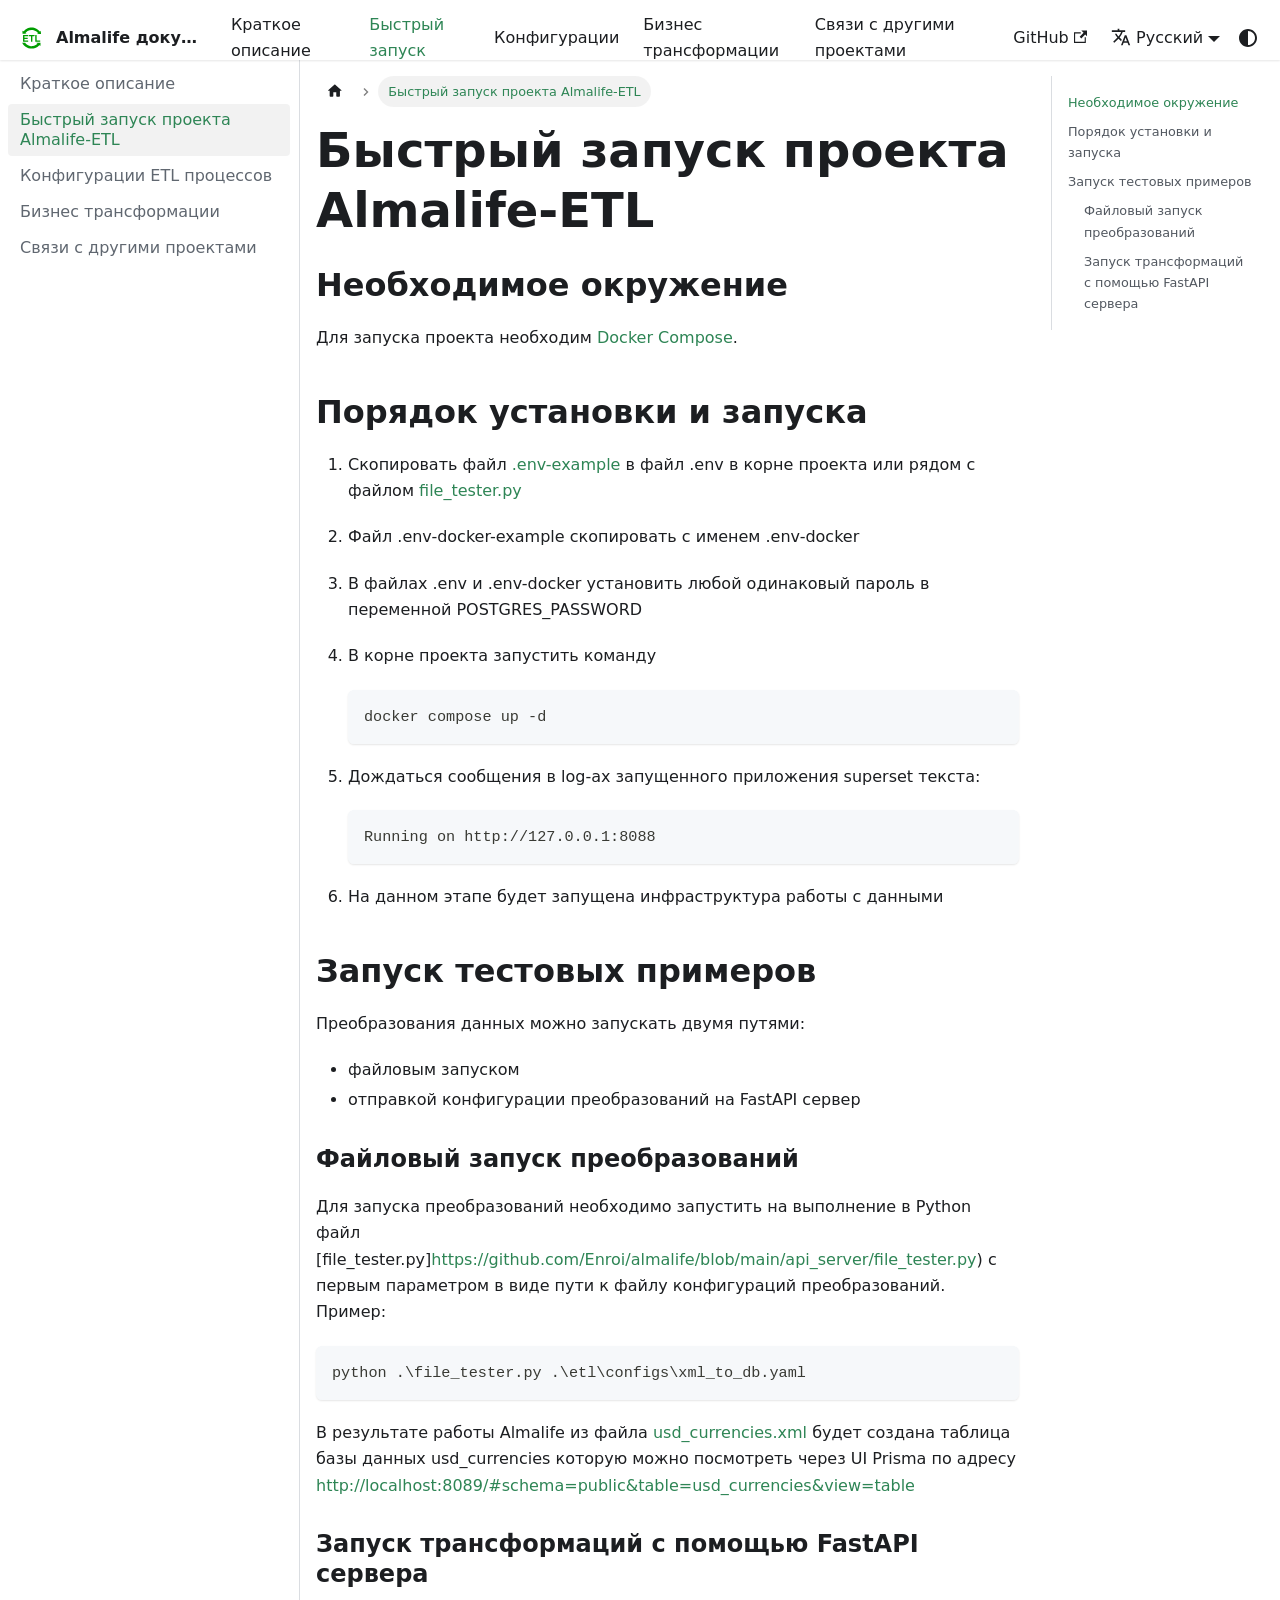
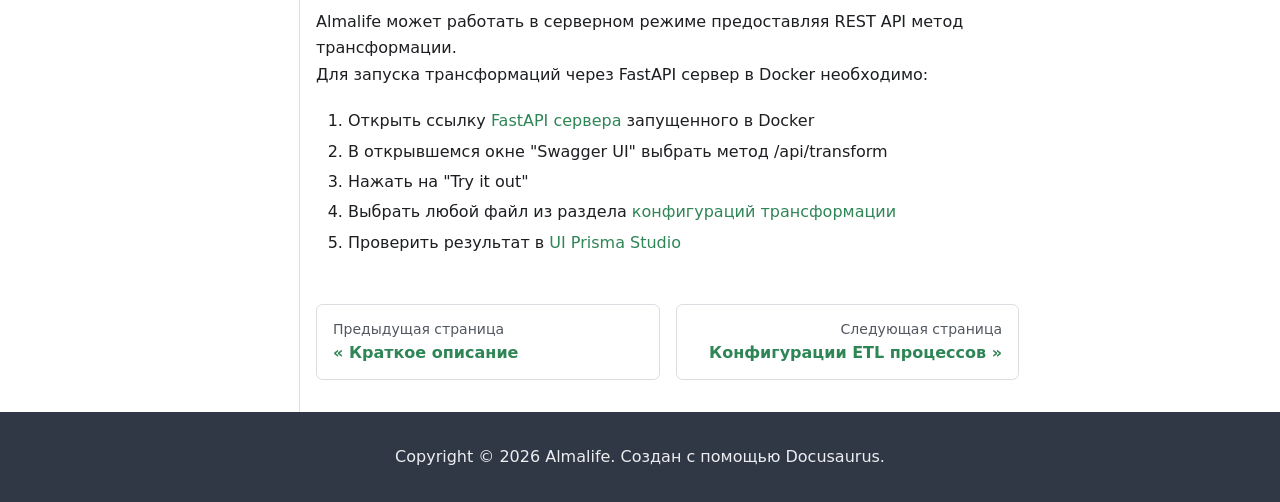
<file: docs/tutorial/index.html>
<!doctype html><html lang=ru dir=ltr class="docs-wrapper plugin-docs plugin-id-default docs-version-current docs-doc-page docs-doc-id-tutorial" data-has-hydrated=false><head><meta charset=UTF-8><meta name=generator content="Docusaurus v3.10.2"><title data-rh=true>Быстрый запуск проекта Almalife-ETL | Almalife ETL documentation</title><meta data-rh=true name=viewport content="width=device-width, initial-scale=1.0"/><meta data-rh=true name=twitter:card content=summary_large_image /><meta data-rh=true property=og:image content=https://your-docusaurus-site.example.com/img/docusaurus-social-card.jpg /><meta data-rh=true name=twitter:image content=https://your-docusaurus-site.example.com/img/docusaurus-social-card.jpg /><meta data-rh=true property=og:url content=https://your-docusaurus-site.example.com/docs/tutorial /><meta data-rh=true property=og:locale content=ru /><meta data-rh=true property=og:locale:alternate content=en /><meta data-rh=true name=docusaurus_locale content=ru /><meta data-rh=true name=docsearch:language content=ru /><meta data-rh=true name=docusaurus_version content=current /><meta data-rh=true name=docusaurus_tag content=docs-default-current /><meta data-rh=true name=docsearch:version content=current /><meta data-rh=true name=docsearch:docusaurus_tag content=docs-default-current /><meta data-rh=true property=og:title content="Быстрый запуск проекта Almalife-ETL | Almalife ETL documentation"/><meta data-rh=true name=description content="Необходимое окружение"/><meta data-rh=true property=og:description content="Необходимое окружение"/><link data-rh=true rel=icon href=/img/favicon.ico /><link data-rh=true rel=canonical href=https://your-docusaurus-site.example.com/docs/tutorial /><link data-rh=true rel=alternate href=https://your-docusaurus-site.example.com/docs/tutorial hreflang=ru /><link data-rh=true rel=alternate href=https://your-docusaurus-site.example.com/en/docs/tutorial hreflang=en /><link data-rh=true rel=alternate href=https://your-docusaurus-site.example.com/docs/tutorial hreflang=x-default /><script data-rh=true type=application/ld+json>{"@context":"https://schema.org","@type":"BreadcrumbList","itemListElement":[{"@type":"ListItem","item":"https://your-docusaurus-site.example.com/docs/tutorial","name":"Быстрый запуск проекта Almalife-ETL","position":1}]}</script><link rel=stylesheet href=/assets/css/styles.02b3b42e.css /><script src=/assets/js/runtime~main.c4db8533.js defer></script><script src=/assets/js/main.943e21c1.js defer></script></head><body><svg style="display: none;"><defs>
<symbol id=theme-svg-external-link viewBox="0 0 24 24"><path fill=currentColor d="M21 13v10h-21v-19h12v2h-10v15h17v-8h2zm3-12h-10.988l4.035 4-6.977 7.07 2.828 2.828 6.977-7.07 4.125 4.172v-11z"/></symbol>
</defs></svg>
<script>!function(){var t=function(){try{return new URLSearchParams(window.location.search).get("docusaurus-theme")}catch(t){}}()||function(){try{return window.localStorage.getItem("theme-9f6")}catch(t){}}();document.documentElement.setAttribute("data-theme",t||(window.matchMedia("(prefers-color-scheme: dark)").matches?"dark":"light")),document.documentElement.setAttribute("data-theme-choice",t||"system")}(),function(){try{for(var[t,e]of new URLSearchParams(window.location.search).entries())if(t.startsWith("docusaurus-data-")){var a=t.replace("docusaurus-data-","data-");document.documentElement.setAttribute(a,e)}}catch(t){}}()</script><div id=__docusaurus><link rel=preload as=image href=/img/logo.svg /><div role=region aria-label="Перейти к основному содержимому"><a class=skipToContent_fXgn href=#__docusaurus_skipToContent_fallback>Перейти к основному содержимому</a></div><nav aria-label=Main class="theme-layout-navbar navbar navbar--fixed-top"><div class=navbar__inner><div class="theme-layout-navbar-left navbar__items"><button aria-label="Переключить навигационную панель" aria-expanded=false class="navbar__toggle clean-btn" type=button><svg width=30 height=30 viewBox="0 0 30 30" aria-hidden=true><path stroke=currentColor stroke-linecap=round stroke-miterlimit=10 stroke-width=2 d="M4 7h22M4 15h22M4 23h22"/></svg></button><a class=navbar__brand href=/><div class=navbar__logo><img src=/img/logo.svg alt="Almalife logo" class="themedComponent_mlkZ themedComponent--light_NVdE"/><img src=/img/logo.svg alt="Almalife logo" class="themedComponent_mlkZ themedComponent--dark_xIcU"/></div><b class="navbar__title text--truncate">Almalife документация</b></a><a class="navbar__item navbar__link" href=/docs/intro>Краткое описание</a><a aria-current=page class="navbar__item navbar__link navbar__link--active" href=/docs/tutorial>Быстрый запуск</a><a class="navbar__item navbar__link" href=/docs/configs>Конфигурации</a><a class="navbar__item navbar__link" href=/docs/business_transformations>Бизнес трансформации</a><a class="navbar__item navbar__link" href=/docs/links_to_others>Связи с другими проектами</a></div><div class="theme-layout-navbar-right navbar__items navbar__items--right"><a href=https://github.com/enroi/almalife target=_blank rel="noopener noreferrer" class="navbar__item navbar__link">GitHub<svg width=13.5 height=13.5 aria-label="(opens in new tab)" class=iconExternalLink_nPIU><use href=#theme-svg-external-link /></svg></a><div class="navbar__item dropdown dropdown--hoverable dropdown--right"><a href=# aria-haspopup=true aria-expanded=false role=button class=navbar__link><svg viewBox="0 0 24 24" width=20 height=20 aria-hidden=true class=iconLanguage_nlXk><path fill=currentColor d="M12.87 15.07l-2.54-2.51.03-.03c1.74-1.94 2.98-4.17 3.71-6.53H17V4h-7V2H8v2H1v1.99h11.17C11.5 7.92 10.44 9.75 9 11.35 8.07 10.32 7.3 9.19 6.69 8h-2c.73 1.63 1.73 3.17 2.98 4.56l-5.09 5.02L4 19l5-5 3.11 3.11.76-2.04zM18.5 10h-2L12 22h2l1.12-3h4.75L21 22h2l-4.5-12zm-2.62 7l1.62-4.33L19.12 17h-3.24z"/></svg>Русский</a><ul class=dropdown__menu><li><a href=/docs/tutorial target=_self rel="noopener noreferrer" class="dropdown__link dropdown__link--active" lang=ru>Русский</a><li><a href=/en/docs/tutorial target=_self rel="noopener noreferrer" class=dropdown__link lang=en>English</a></ul></div><div class="toggle_vylO colorModeToggle_DEke"><button class="clean-btn toggleButton_gllP toggleButtonDisabled_aARS" type=button disabled title="system mode" aria-label="Переключение между темным и светлым режимом (сейчас используется system mode)"><svg viewBox="0 0 24 24" width=24 height=24 aria-hidden=true class="toggleIcon_g3eP lightToggleIcon_pyhR"><path fill=currentColor d="M12,9c1.65,0,3,1.35,3,3s-1.35,3-3,3s-3-1.35-3-3S10.35,9,12,9 M12,7c-2.76,0-5,2.24-5,5s2.24,5,5,5s5-2.24,5-5 S14.76,7,12,7L12,7z M2,13l2,0c0.55,0,1-0.45,1-1s-0.45-1-1-1l-2,0c-0.55,0-1,0.45-1,1S1.45,13,2,13z M20,13l2,0c0.55,0,1-0.45,1-1 s-0.45-1-1-1l-2,0c-0.55,0-1,0.45-1,1S19.45,13,20,13z M11,2v2c0,0.55,0.45,1,1,1s1-0.45,1-1V2c0-0.55-0.45-1-1-1S11,1.45,11,2z M11,20v2c0,0.55,0.45,1,1,1s1-0.45,1-1v-2c0-0.55-0.45-1-1-1C11.45,19,11,19.45,11,20z M5.99,4.58c-0.39-0.39-1.03-0.39-1.41,0 c-0.39,0.39-0.39,1.03,0,1.41l1.06,1.06c0.39,0.39,1.03,0.39,1.41,0s0.39-1.03,0-1.41L5.99,4.58z M18.36,16.95 c-0.39-0.39-1.03-0.39-1.41,0c-0.39,0.39-0.39,1.03,0,1.41l1.06,1.06c0.39,0.39,1.03,0.39,1.41,0c0.39-0.39,0.39-1.03,0-1.41 L18.36,16.95z M19.42,5.99c0.39-0.39,0.39-1.03,0-1.41c-0.39-0.39-1.03-0.39-1.41,0l-1.06,1.06c-0.39,0.39-0.39,1.03,0,1.41 s1.03,0.39,1.41,0L19.42,5.99z M7.05,18.36c0.39-0.39,0.39-1.03,0-1.41c-0.39-0.39-1.03-0.39-1.41,0l-1.06,1.06 c-0.39,0.39-0.39,1.03,0,1.41s1.03,0.39,1.41,0L7.05,18.36z"/></svg><svg viewBox="0 0 24 24" width=24 height=24 aria-hidden=true class="toggleIcon_g3eP darkToggleIcon_wfgR"><path fill=currentColor d="M9.37,5.51C9.19,6.15,9.1,6.82,9.1,7.5c0,4.08,3.32,7.4,7.4,7.4c0.68,0,1.35-0.09,1.99-0.27C17.45,17.19,14.93,19,12,19 c-3.86,0-7-3.14-7-7C5,9.07,6.81,6.55,9.37,5.51z M12,3c-4.97,0-9,4.03-9,9s4.03,9,9,9s9-4.03,9-9c0-0.46-0.04-0.92-0.1-1.36 c-0.98,1.37-2.58,2.26-4.4,2.26c-2.98,0-5.4-2.42-5.4-5.4c0-1.81,0.89-3.42,2.26-4.4C12.92,3.04,12.46,3,12,3L12,3z"/></svg><svg viewBox="0 0 24 24" width=24 height=24 aria-hidden=true class="toggleIcon_g3eP systemToggleIcon_QzmC"><path fill=currentColor d="m12 21c4.971 0 9-4.029 9-9s-4.029-9-9-9-9 4.029-9 9 4.029 9 9 9zm4.95-13.95c1.313 1.313 2.05 3.093 2.05 4.95s-0.738 3.637-2.05 4.95c-1.313 1.313-3.093 2.05-4.95 2.05v-14c1.857 0 3.637 0.737 4.95 2.05z"/></svg></button></div><div class=navbarSearchContainer_Bca1></div></div></div><div role=presentation class=navbar-sidebar__backdrop></div></nav><div id=__docusaurus_skipToContent_fallback class="theme-layout-main main-wrapper mainWrapper_z2l0"><div class=docsWrapper_hBAB><button aria-label="Прокрутка к началу" class="clean-btn theme-back-to-top-button backToTopButton_sjWU" type=button></button><div class=docRoot_UBD9><aside class="theme-doc-sidebar-container docSidebarContainer_YfHR"><div class=sidebarViewport_aRkj><div class=sidebar_njMd><nav aria-label="Docs sidebar" class="menu thin-scrollbar menu_SIkG"><ul class="theme-doc-sidebar-menu menu__list"><li class="theme-doc-sidebar-item-link theme-doc-sidebar-item-link-level-1 menu__list-item"><a class=menu__link href=/docs/intro><span class=linkLabel_WmDU>Краткое описание</span></a><li class="theme-doc-sidebar-item-link theme-doc-sidebar-item-link-level-1 menu__list-item"><a class="menu__link menu__link--active" aria-current=page href=/docs/tutorial><span class=linkLabel_WmDU>Быстрый запуск проекта Almalife-ETL</span></a><li class="theme-doc-sidebar-item-link theme-doc-sidebar-item-link-level-1 menu__list-item"><a class=menu__link href=/docs/configs><span class=linkLabel_WmDU>Конфигурации ETL процессов</span></a><li class="theme-doc-sidebar-item-link theme-doc-sidebar-item-link-level-1 menu__list-item"><a class=menu__link href=/docs/business_transformations><span class=linkLabel_WmDU>Бизнес трансформации</span></a><li class="theme-doc-sidebar-item-link theme-doc-sidebar-item-link-level-1 menu__list-item"><a class=menu__link href=/docs/links_to_others><span class=linkLabel_WmDU>Связи с другими проектами</span></a></ul></nav></div></div></aside><main class=docMainContainer_TBSr><div class="container padding-top--md padding-bottom--lg"><div class=row><div class="col docItemCol_VOVn"><div class=docItemContainer_Djhp><article><nav class="theme-doc-breadcrumbs breadcrumbsContainer_Z_bl" aria-label="Навигационная цепочка текущей страницы"><ul class=breadcrumbs><li class=breadcrumbs__item><a aria-label="Главная страница" class=breadcrumbs__link href=/><svg viewBox="0 0 24 24" class=breadcrumbHomeIcon_YNFT><path d="M10 19v-5h4v5c0 .55.45 1 1 1h3c.55 0 1-.45 1-1v-7h1.7c.46 0 .68-.57.33-.87L12.67 3.6c-.38-.34-.96-.34-1.34 0l-8.36 7.53c-.34.3-.13.87.33.87H5v7c0 .55.45 1 1 1h3c.55 0 1-.45 1-1z" fill=currentColor /></svg></a><li class="breadcrumbs__item breadcrumbs__item--active"><span class=breadcrumbs__link>Быстрый запуск проекта Almalife-ETL</span></ul></nav><div class="tocCollapsible_ETCw theme-doc-toc-mobile tocMobile_ITEo"><button type=button class="clean-btn tocCollapsibleButton_TO0P">Содержание этой страницы</button></div><div class="theme-doc-markdown markdown"><header><h1>Быстрый запуск проекта Almalife-ETL</h1></header>
<h2 class="anchor anchorTargetStickyNavbar_Vzrq" id=необходимое-окружение>Необходимое окружение<a href=#необходимое-окружение class=hash-link aria-label="Прямая ссылка на Необходимое окружение" title="Прямая ссылка на Необходимое окружение" translate=no>​</a></h2>
<p>Для запуска проекта необходим <a href=https://docs.docker.com/compose/ target=_blank rel="noopener noreferrer" class="">Docker Compose</a>.</p>
<h2 class="anchor anchorTargetStickyNavbar_Vzrq" id=порядок-установки-и-запуска>Порядок установки и запуска<a href=#порядок-установки-и-запуска class=hash-link aria-label="Прямая ссылка на Порядок установки и запуска" title="Прямая ссылка на Порядок установки и запуска" translate=no>​</a></h2>
<ol>
<li class="">
<p>Скопировать файл <a href=https://github.com/Enroi/almalife/blob/main/.env-example target=_blank rel="noopener noreferrer" class="">.env-example</a> в файл .env в корне проекта или рядом с файлом <a href=https://github.com/Enroi/almalife/blob/main/api_server/file_tester.py target=_blank rel="noopener noreferrer" class="">file_tester.py</a></p>
</li>
<li class="">
<p>Файл .env-docker-example скопировать с именем .env-docker</p>
</li>
<li class="">
<p>В файлах .env и .env-docker установить любой одинаковый пароль в переменной POSTGRES_PASSWORD</p>
</li>
<li class="">
<p>В корне проекта запустить команду</p>
<div class="language-bash codeBlockContainer_Ckt0 theme-code-block" style=--prism-color:#393A34;--prism-background-color:#f6f8fa><div class=codeBlockContent_QJqH><pre tabindex=0 class="prism-code language-bash codeBlock_bY9V thin-scrollbar" style=color:#393A34;background-color:#f6f8fa><code class=codeBlockLines_e6Vv><div class=token-line style=color:#393A34><span class="token plain">docker compose up -d</span><br/></div></code></pre></div></div>
</li>
<li class="">
<p>Дождаться сообщения в log-ах запущенного приложения superset текста:</p>
<div class="language-code codeBlockContainer_Ckt0 theme-code-block" style=--prism-color:#393A34;--prism-background-color:#f6f8fa><div class=codeBlockContent_QJqH><pre tabindex=0 class="prism-code language-code codeBlock_bY9V thin-scrollbar" style=color:#393A34;background-color:#f6f8fa><code class=codeBlockLines_e6Vv><div class=token-line style=color:#393A34><span class="token plain">Running on http://127.0.0.1:8088</span><br/></div></code></pre></div></div>
</li>
<li class="">
<p>На данном этапе будет запущена инфраструктура работы с данными</p>
</li>
</ol>
<h2 class="anchor anchorTargetStickyNavbar_Vzrq" id=запуск-тестовых-примеров>Запуск тестовых примеров<a href=#запуск-тестовых-примеров class=hash-link aria-label="Прямая ссылка на Запуск тестовых примеров" title="Прямая ссылка на Запуск тестовых примеров" translate=no>​</a></h2>
<p>Преобразования данных можно запускать двумя путями:</p>
<ul>
<li class="">файловым запуском</li>
<li class="">отправкой конфигурации преобразований на FastAPI сервер</li>
</ul>
<h3 class="anchor anchorTargetStickyNavbar_Vzrq" id=файловый-запуск-преобразований>Файловый запуск преобразований<a href=#файловый-запуск-преобразований class=hash-link aria-label="Прямая ссылка на Файловый запуск преобразований" title="Прямая ссылка на Файловый запуск преобразований" translate=no>​</a></h3>
<p>Для запуска преобразований необходимо запустить на выполнение в Python файл [file_tester.py]<a href=https://github.com/Enroi/almalife/blob/main/api_server/file_tester.py target=_blank rel="noopener noreferrer" class="">https://github.com/Enroi/almalife/blob/main/api_server/file_tester.py</a>) с первым параметром в виде пути к файлу конфигураций преобразований. Пример:</p>
<div class="language-code codeBlockContainer_Ckt0 theme-code-block" style=--prism-color:#393A34;--prism-background-color:#f6f8fa><div class=codeBlockContent_QJqH><pre tabindex=0 class="prism-code language-code codeBlock_bY9V thin-scrollbar" style=color:#393A34;background-color:#f6f8fa><code class=codeBlockLines_e6Vv><div class=token-line style=color:#393A34><span class="token plain">python .\file_tester.py .\etl\configs\xml_to_db.yaml  </span><br/></div></code></pre></div></div>
<p>В результате работы Almalife из файла <a href=https://github.com/Enroi/almalife/blob/main/source_test_data/test_xmls/usd_currencies.xml target=_blank rel="noopener noreferrer" class="">usd_currencies.xml</a> будет создана таблица базы данных usd_currencies которую можно посмотреть через UI Prisma по адресу <a href="http://localhost:8089/#schema=public&table=usd_currencies&view=table" target=_blank rel="noopener noreferrer" class="">http://localhost:8089/#schema=public&table=usd_currencies&view=table</a></p>
<h3 class="anchor anchorTargetStickyNavbar_Vzrq" id=запуск-трансформаций-с-помощью-fastapi-сервера>Запуск трансформаций с помощью FastAPI сервера<a href=#запуск-трансформаций-с-помощью-fastapi-сервера class=hash-link aria-label="Прямая ссылка на Запуск трансформаций с помощью FastAPI сервера" title="Прямая ссылка на Запуск трансформаций с помощью FastAPI сервера" translate=no>​</a></h3>
<p>Almalife может работать в серверном режиме предоставляя REST API метод трансформации.<br/>
<!-- -->Для запуска трансформаций через FastAPI сервер в Docker необходимо:</p>
<ol>
<li class="">Открыть ссылку <a href=http://localhost:8090/docs# target=_blank rel="noopener noreferrer" class="">FastAPI сервера</a> запущенного в Docker</li>
<li class="">В открывшемся окне "Swagger UI" выбрать метод /api/transform</li>
<li class="">Нажать на "Try it out"</li>
<li class="">Выбрать любой файл из раздела <a href=https://github.com/Enroi/almalife/tree/main/api_server/etl/configs target=_blank rel="noopener noreferrer" class="">конфигураций трансформации</a></li>
<li class="">Проверить результат в <a href=http://localhost:8089/ target=_blank rel="noopener noreferrer" class="">UI Prisma Studio</a></li>
</ol></div></article><nav class="docusaurus-mt-lg pagination-nav" aria-label="Страница документа"><a class="pagination-nav__link pagination-nav__link--prev" href=/docs/intro><div class=pagination-nav__sublabel>Предыдущая страница</div><div class=pagination-nav__label>Краткое описание</div></a><a class="pagination-nav__link pagination-nav__link--next" href=/docs/configs><div class=pagination-nav__sublabel>Следующая страница</div><div class=pagination-nav__label>Конфигурации ETL процессов</div></a></nav></div></div><div class="col col--3"><div class="tableOfContents_bqdL thin-scrollbar theme-doc-toc-desktop"><ul class="table-of-contents table-of-contents__left-border"><li><a href=#необходимое-окружение class="table-of-contents__link toc-highlight">Необходимое окружение</a><li><a href=#порядок-установки-и-запуска class="table-of-contents__link toc-highlight">Порядок установки и запуска</a><li><a href=#запуск-тестовых-примеров class="table-of-contents__link toc-highlight">Запуск тестовых примеров</a><ul><li><a href=#файловый-запуск-преобразований class="table-of-contents__link toc-highlight">Файловый запуск преобразований</a><li><a href=#запуск-трансформаций-с-помощью-fastapi-сервера class="table-of-contents__link toc-highlight">Запуск трансформаций с помощью FastAPI сервера</a></ul></ul></div></div></div></div></main></div></div></div><footer class="theme-layout-footer footer footer--dark"><div class="container container-fluid"><div class="footer__bottom text--center"><div class=footer__copyright>Copyright © 2026 Almalife. Создан с помощью Docusaurus.</div></div></div></footer></div></body>
</file>
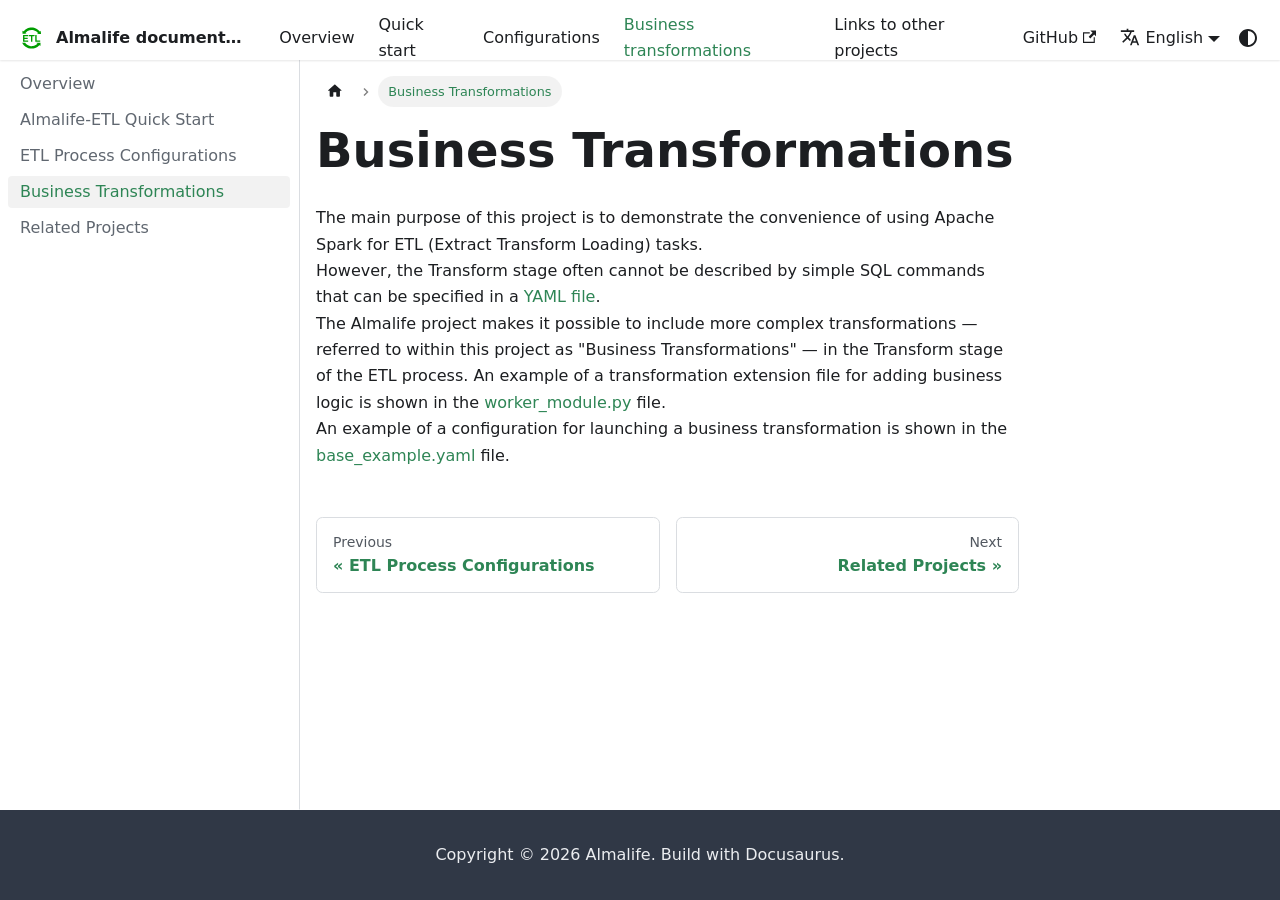
<file: en/docs/business_transformations/index.html>
<!doctype html><html lang=en dir=ltr class="docs-wrapper plugin-docs plugin-id-default docs-version-current docs-doc-page docs-doc-id-business_transformations" data-has-hydrated=false><head><meta charset=UTF-8><meta name=generator content="Docusaurus v3.10.2"><title data-rh=true>Business Transformations | Almalife ETL documentation</title><meta data-rh=true name=viewport content="width=device-width, initial-scale=1.0"/><meta data-rh=true name=twitter:card content=summary_large_image /><meta data-rh=true property=og:image content=https://your-docusaurus-site.example.com/en/img/docusaurus-social-card.jpg /><meta data-rh=true name=twitter:image content=https://your-docusaurus-site.example.com/en/img/docusaurus-social-card.jpg /><meta data-rh=true property=og:url content=https://your-docusaurus-site.example.com/en/docs/business_transformations /><meta data-rh=true property=og:locale content=en /><meta data-rh=true property=og:locale:alternate content=ru /><meta data-rh=true name=docusaurus_locale content=en /><meta data-rh=true name=docsearch:language content=en /><meta data-rh=true name=docusaurus_version content=current /><meta data-rh=true name=docusaurus_tag content=docs-default-current /><meta data-rh=true name=docsearch:version content=current /><meta data-rh=true name=docsearch:docusaurus_tag content=docs-default-current /><meta data-rh=true property=og:title content="Business Transformations | Almalife ETL documentation"/><meta data-rh=true name=description content="The main purpose of this project is to demonstrate the convenience of using Apache Spark for ETL (Extract Transform Loading) tasks.\"/><meta data-rh=true property=og:description content="The main purpose of this project is to demonstrate the convenience of using Apache Spark for ETL (Extract Transform Loading) tasks.\"/><link data-rh=true rel=icon href=/en/img/favicon.ico /><link data-rh=true rel=canonical href=https://your-docusaurus-site.example.com/en/docs/business_transformations /><link data-rh=true rel=alternate href=https://your-docusaurus-site.example.com/docs/business_transformations hreflang=ru /><link data-rh=true rel=alternate href=https://your-docusaurus-site.example.com/en/docs/business_transformations hreflang=en /><link data-rh=true rel=alternate href=https://your-docusaurus-site.example.com/docs/business_transformations hreflang=x-default /><script data-rh=true type=application/ld+json>{"@context":"https://schema.org","@type":"BreadcrumbList","itemListElement":[{"@type":"ListItem","item":"https://your-docusaurus-site.example.com/en/docs/business_transformations","name":"Business Transformations","position":1}]}</script><link rel=stylesheet href=/en/assets/css/styles.02b3b42e.css /><script src=/en/assets/js/runtime~main.dbbd9983.js defer></script><script src=/en/assets/js/main.52efe70b.js defer></script></head><body><svg style="display: none;"><defs>
<symbol id=theme-svg-external-link viewBox="0 0 24 24"><path fill=currentColor d="M21 13v10h-21v-19h12v2h-10v15h17v-8h2zm3-12h-10.988l4.035 4-6.977 7.07 2.828 2.828 6.977-7.07 4.125 4.172v-11z"/></symbol>
</defs></svg>
<script>!function(){var t=function(){try{return new URLSearchParams(window.location.search).get("docusaurus-theme")}catch(t){}}()||function(){try{return window.localStorage.getItem("theme-ffe")}catch(t){}}();document.documentElement.setAttribute("data-theme",t||(window.matchMedia("(prefers-color-scheme: dark)").matches?"dark":"light")),document.documentElement.setAttribute("data-theme-choice",t||"system")}(),function(){try{for(var[t,e]of new URLSearchParams(window.location.search).entries())if(t.startsWith("docusaurus-data-")){var a=t.replace("docusaurus-data-","data-");document.documentElement.setAttribute(a,e)}}catch(t){}}()</script><div id=__docusaurus><link rel=preload as=image href=/en/img/logo.svg /><div role=region aria-label="Skip to main content"><a class=skipToContent_fXgn href=#__docusaurus_skipToContent_fallback>Skip to main content</a></div><nav aria-label=Main class="theme-layout-navbar navbar navbar--fixed-top"><div class=navbar__inner><div class="theme-layout-navbar-left navbar__items"><button aria-label="Toggle navigation bar" aria-expanded=false class="navbar__toggle clean-btn" type=button><svg width=30 height=30 viewBox="0 0 30 30" aria-hidden=true><path stroke=currentColor stroke-linecap=round stroke-miterlimit=10 stroke-width=2 d="M4 7h22M4 15h22M4 23h22"/></svg></button><a class=navbar__brand href=/en/><div class=navbar__logo><img src=/en/img/logo.svg alt="Almalife logo" class="themedComponent_mlkZ themedComponent--light_NVdE"/><img src=/en/img/logo.svg alt="Almalife logo" class="themedComponent_mlkZ themedComponent--dark_xIcU"/></div><b class="navbar__title text--truncate">Almalife documentation</b></a><a class="navbar__item navbar__link" href=/en/docs/intro>Overview</a><a class="navbar__item navbar__link" href=/en/docs/tutorial>Quick start</a><a class="navbar__item navbar__link" href=/en/docs/configs>Configurations</a><a aria-current=page class="navbar__item navbar__link navbar__link--active" href=/en/docs/business_transformations>Business transformations</a><a class="navbar__item navbar__link" href=/en/docs/links_to_others>Links to other projects</a></div><div class="theme-layout-navbar-right navbar__items navbar__items--right"><a href=https://github.com/enroi/almalife target=_blank rel="noopener noreferrer" class="navbar__item navbar__link">GitHub<svg width=13.5 height=13.5 aria-label="(opens in new tab)" class=iconExternalLink_nPIU><use href=#theme-svg-external-link /></svg></a><div class="navbar__item dropdown dropdown--hoverable dropdown--right"><a href=# aria-haspopup=true aria-expanded=false role=button class=navbar__link><svg viewBox="0 0 24 24" width=20 height=20 aria-hidden=true class=iconLanguage_nlXk><path fill=currentColor d="M12.87 15.07l-2.54-2.51.03-.03c1.74-1.94 2.98-4.17 3.71-6.53H17V4h-7V2H8v2H1v1.99h11.17C11.5 7.92 10.44 9.75 9 11.35 8.07 10.32 7.3 9.19 6.69 8h-2c.73 1.63 1.73 3.17 2.98 4.56l-5.09 5.02L4 19l5-5 3.11 3.11.76-2.04zM18.5 10h-2L12 22h2l1.12-3h4.75L21 22h2l-4.5-12zm-2.62 7l1.62-4.33L19.12 17h-3.24z"/></svg>English</a><ul class=dropdown__menu><li><a href=/docs/business_transformations target=_self rel="noopener noreferrer" class=dropdown__link lang=ru>Русский</a><li><a href=/en/docs/business_transformations target=_self rel="noopener noreferrer" class="dropdown__link dropdown__link--active" lang=en>English</a></ul></div><div class="toggle_vylO colorModeToggle_DEke"><button class="clean-btn toggleButton_gllP toggleButtonDisabled_aARS" type=button disabled title="system mode" aria-label="Switch between dark and light mode (currently system mode)"><svg viewBox="0 0 24 24" width=24 height=24 aria-hidden=true class="toggleIcon_g3eP lightToggleIcon_pyhR"><path fill=currentColor d="M12,9c1.65,0,3,1.35,3,3s-1.35,3-3,3s-3-1.35-3-3S10.35,9,12,9 M12,7c-2.76,0-5,2.24-5,5s2.24,5,5,5s5-2.24,5-5 S14.76,7,12,7L12,7z M2,13l2,0c0.55,0,1-0.45,1-1s-0.45-1-1-1l-2,0c-0.55,0-1,0.45-1,1S1.45,13,2,13z M20,13l2,0c0.55,0,1-0.45,1-1 s-0.45-1-1-1l-2,0c-0.55,0-1,0.45-1,1S19.45,13,20,13z M11,2v2c0,0.55,0.45,1,1,1s1-0.45,1-1V2c0-0.55-0.45-1-1-1S11,1.45,11,2z M11,20v2c0,0.55,0.45,1,1,1s1-0.45,1-1v-2c0-0.55-0.45-1-1-1C11.45,19,11,19.45,11,20z M5.99,4.58c-0.39-0.39-1.03-0.39-1.41,0 c-0.39,0.39-0.39,1.03,0,1.41l1.06,1.06c0.39,0.39,1.03,0.39,1.41,0s0.39-1.03,0-1.41L5.99,4.58z M18.36,16.95 c-0.39-0.39-1.03-0.39-1.41,0c-0.39,0.39-0.39,1.03,0,1.41l1.06,1.06c0.39,0.39,1.03,0.39,1.41,0c0.39-0.39,0.39-1.03,0-1.41 L18.36,16.95z M19.42,5.99c0.39-0.39,0.39-1.03,0-1.41c-0.39-0.39-1.03-0.39-1.41,0l-1.06,1.06c-0.39,0.39-0.39,1.03,0,1.41 s1.03,0.39,1.41,0L19.42,5.99z M7.05,18.36c0.39-0.39,0.39-1.03,0-1.41c-0.39-0.39-1.03-0.39-1.41,0l-1.06,1.06 c-0.39,0.39-0.39,1.03,0,1.41s1.03,0.39,1.41,0L7.05,18.36z"/></svg><svg viewBox="0 0 24 24" width=24 height=24 aria-hidden=true class="toggleIcon_g3eP darkToggleIcon_wfgR"><path fill=currentColor d="M9.37,5.51C9.19,6.15,9.1,6.82,9.1,7.5c0,4.08,3.32,7.4,7.4,7.4c0.68,0,1.35-0.09,1.99-0.27C17.45,17.19,14.93,19,12,19 c-3.86,0-7-3.14-7-7C5,9.07,6.81,6.55,9.37,5.51z M12,3c-4.97,0-9,4.03-9,9s4.03,9,9,9s9-4.03,9-9c0-0.46-0.04-0.92-0.1-1.36 c-0.98,1.37-2.58,2.26-4.4,2.26c-2.98,0-5.4-2.42-5.4-5.4c0-1.81,0.89-3.42,2.26-4.4C12.92,3.04,12.46,3,12,3L12,3z"/></svg><svg viewBox="0 0 24 24" width=24 height=24 aria-hidden=true class="toggleIcon_g3eP systemToggleIcon_QzmC"><path fill=currentColor d="m12 21c4.971 0 9-4.029 9-9s-4.029-9-9-9-9 4.029-9 9 4.029 9 9 9zm4.95-13.95c1.313 1.313 2.05 3.093 2.05 4.95s-0.738 3.637-2.05 4.95c-1.313 1.313-3.093 2.05-4.95 2.05v-14c1.857 0 3.637 0.737 4.95 2.05z"/></svg></button></div><div class=navbarSearchContainer_Bca1></div></div></div><div role=presentation class=navbar-sidebar__backdrop></div></nav><div id=__docusaurus_skipToContent_fallback class="theme-layout-main main-wrapper mainWrapper_z2l0"><div class=docsWrapper_hBAB><button aria-label="Scroll back to top" class="clean-btn theme-back-to-top-button backToTopButton_sjWU" type=button></button><div class=docRoot_UBD9><aside class="theme-doc-sidebar-container docSidebarContainer_YfHR"><div class=sidebarViewport_aRkj><div class=sidebar_njMd><nav aria-label="Docs sidebar" class="menu thin-scrollbar menu_SIkG"><ul class="theme-doc-sidebar-menu menu__list"><li class="theme-doc-sidebar-item-link theme-doc-sidebar-item-link-level-1 menu__list-item"><a class=menu__link href=/en/docs/intro><span class=linkLabel_WmDU>Overview</span></a><li class="theme-doc-sidebar-item-link theme-doc-sidebar-item-link-level-1 menu__list-item"><a class=menu__link href=/en/docs/tutorial><span class=linkLabel_WmDU>Almalife-ETL Quick Start</span></a><li class="theme-doc-sidebar-item-link theme-doc-sidebar-item-link-level-1 menu__list-item"><a class=menu__link href=/en/docs/configs><span class=linkLabel_WmDU>ETL Process Configurations</span></a><li class="theme-doc-sidebar-item-link theme-doc-sidebar-item-link-level-1 menu__list-item"><a class="menu__link menu__link--active" aria-current=page href=/en/docs/business_transformations><span class=linkLabel_WmDU>Business Transformations</span></a><li class="theme-doc-sidebar-item-link theme-doc-sidebar-item-link-level-1 menu__list-item"><a class=menu__link href=/en/docs/links_to_others><span class=linkLabel_WmDU>Related Projects</span></a></ul></nav></div></div></aside><main class=docMainContainer_TBSr><div class="container padding-top--md padding-bottom--lg"><div class=row><div class="col docItemCol_VOVn"><div class=docItemContainer_Djhp><article><nav class="theme-doc-breadcrumbs breadcrumbsContainer_Z_bl" aria-label=Breadcrumbs><ul class=breadcrumbs><li class=breadcrumbs__item><a aria-label="Home page" class=breadcrumbs__link href=/en/><svg viewBox="0 0 24 24" class=breadcrumbHomeIcon_YNFT><path d="M10 19v-5h4v5c0 .55.45 1 1 1h3c.55 0 1-.45 1-1v-7h1.7c.46 0 .68-.57.33-.87L12.67 3.6c-.38-.34-.96-.34-1.34 0l-8.36 7.53c-.34.3-.13.87.33.87H5v7c0 .55.45 1 1 1h3c.55 0 1-.45 1-1z" fill=currentColor /></svg></a><li class="breadcrumbs__item breadcrumbs__item--active"><span class=breadcrumbs__link>Business Transformations</span></ul></nav><div class="theme-doc-markdown markdown"><header><h1>Business Transformations</h1></header>
<p>The main purpose of this project is to demonstrate the convenience of using Apache Spark for ETL (Extract Transform Loading) tasks.<br/>
<!-- -->However, the Transform stage often cannot be described by simple SQL commands that can be specified in a <a href=https://github.com/Enroi/almalife/blob/main/api_server/etl/configs/base_example.yaml target=_blank rel="noopener noreferrer" class="">YAML file</a>.<br/>
<!-- -->The Almalife project makes it possible to include more complex transformations — referred to within this project as "Business Transformations" — in the Transform stage of the ETL process. An example of a transformation extension file for adding business logic is shown in the <a href=https://github.com/Enroi/almalife/blob/main/api_server/etl/business_methods/worker_module.py target=_blank rel="noopener noreferrer" class="">worker_module.py</a> file.<br/>
<!-- -->An example of a configuration for launching a business transformation is shown in the <a href=https://github.com/Enroi/almalife/blob/main/api_server/etl/configs/base_example.yaml target=_blank rel="noopener noreferrer" class="">base_example.yaml</a> file.</div></article><nav class="docusaurus-mt-lg pagination-nav" aria-label="Docs pages"><a class="pagination-nav__link pagination-nav__link--prev" href=/en/docs/configs><div class=pagination-nav__sublabel>Previous</div><div class=pagination-nav__label>ETL Process Configurations</div></a><a class="pagination-nav__link pagination-nav__link--next" href=/en/docs/links_to_others><div class=pagination-nav__sublabel>Next</div><div class=pagination-nav__label>Related Projects</div></a></nav></div></div></div></div></main></div></div></div><footer class="theme-layout-footer footer footer--dark"><div class="container container-fluid"><div class="footer__bottom text--center"><div class=footer__copyright>Copyright © 2026 Almalife. Build with Docusaurus.</div></div></div></footer></div></body>
</file>
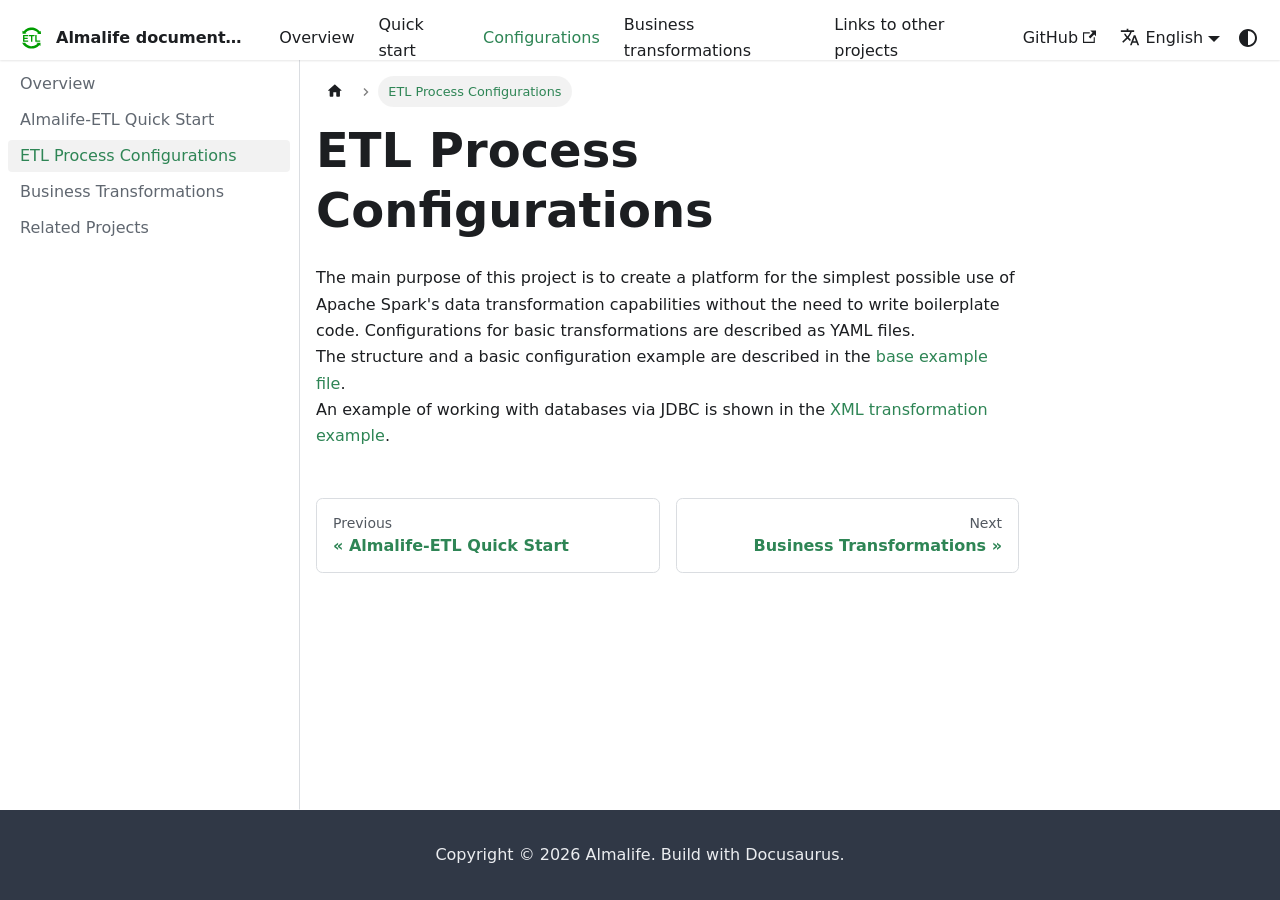
<file: en/docs/configs/index.html>
<!doctype html><html lang=en dir=ltr class="docs-wrapper plugin-docs plugin-id-default docs-version-current docs-doc-page docs-doc-id-configs" data-has-hydrated=false><head><meta charset=UTF-8><meta name=generator content="Docusaurus v3.10.2"><title data-rh=true>ETL Process Configurations | Almalife ETL documentation</title><meta data-rh=true name=viewport content="width=device-width, initial-scale=1.0"/><meta data-rh=true name=twitter:card content=summary_large_image /><meta data-rh=true property=og:image content=https://your-docusaurus-site.example.com/en/img/docusaurus-social-card.jpg /><meta data-rh=true name=twitter:image content=https://your-docusaurus-site.example.com/en/img/docusaurus-social-card.jpg /><meta data-rh=true property=og:url content=https://your-docusaurus-site.example.com/en/docs/configs /><meta data-rh=true property=og:locale content=en /><meta data-rh=true property=og:locale:alternate content=ru /><meta data-rh=true name=docusaurus_locale content=en /><meta data-rh=true name=docsearch:language content=en /><meta data-rh=true name=docusaurus_version content=current /><meta data-rh=true name=docusaurus_tag content=docs-default-current /><meta data-rh=true name=docsearch:version content=current /><meta data-rh=true name=docsearch:docusaurus_tag content=docs-default-current /><meta data-rh=true property=og:title content="ETL Process Configurations | Almalife ETL documentation"/><meta data-rh=true name=description content="The main purpose of this project is to create a platform for the simplest possible use of Apache Spark's data transformation capabilities without the need to write boilerplate code. Configurations for basic transformations are described as YAML files.\"/><meta data-rh=true property=og:description content="The main purpose of this project is to create a platform for the simplest possible use of Apache Spark's data transformation capabilities without the need to write boilerplate code. Configurations for basic transformations are described as YAML files.\"/><link data-rh=true rel=icon href=/en/img/favicon.ico /><link data-rh=true rel=canonical href=https://your-docusaurus-site.example.com/en/docs/configs /><link data-rh=true rel=alternate href=https://your-docusaurus-site.example.com/docs/configs hreflang=ru /><link data-rh=true rel=alternate href=https://your-docusaurus-site.example.com/en/docs/configs hreflang=en /><link data-rh=true rel=alternate href=https://your-docusaurus-site.example.com/docs/configs hreflang=x-default /><script data-rh=true type=application/ld+json>{"@context":"https://schema.org","@type":"BreadcrumbList","itemListElement":[{"@type":"ListItem","item":"https://your-docusaurus-site.example.com/en/docs/configs","name":"ETL Process Configurations","position":1}]}</script><link rel=stylesheet href=/en/assets/css/styles.02b3b42e.css /><script src=/en/assets/js/runtime~main.dbbd9983.js defer></script><script src=/en/assets/js/main.52efe70b.js defer></script></head><body><svg style="display: none;"><defs>
<symbol id=theme-svg-external-link viewBox="0 0 24 24"><path fill=currentColor d="M21 13v10h-21v-19h12v2h-10v15h17v-8h2zm3-12h-10.988l4.035 4-6.977 7.07 2.828 2.828 6.977-7.07 4.125 4.172v-11z"/></symbol>
</defs></svg>
<script>!function(){var t=function(){try{return new URLSearchParams(window.location.search).get("docusaurus-theme")}catch(t){}}()||function(){try{return window.localStorage.getItem("theme-ffe")}catch(t){}}();document.documentElement.setAttribute("data-theme",t||(window.matchMedia("(prefers-color-scheme: dark)").matches?"dark":"light")),document.documentElement.setAttribute("data-theme-choice",t||"system")}(),function(){try{for(var[t,e]of new URLSearchParams(window.location.search).entries())if(t.startsWith("docusaurus-data-")){var a=t.replace("docusaurus-data-","data-");document.documentElement.setAttribute(a,e)}}catch(t){}}()</script><div id=__docusaurus><link rel=preload as=image href=/en/img/logo.svg /><div role=region aria-label="Skip to main content"><a class=skipToContent_fXgn href=#__docusaurus_skipToContent_fallback>Skip to main content</a></div><nav aria-label=Main class="theme-layout-navbar navbar navbar--fixed-top"><div class=navbar__inner><div class="theme-layout-navbar-left navbar__items"><button aria-label="Toggle navigation bar" aria-expanded=false class="navbar__toggle clean-btn" type=button><svg width=30 height=30 viewBox="0 0 30 30" aria-hidden=true><path stroke=currentColor stroke-linecap=round stroke-miterlimit=10 stroke-width=2 d="M4 7h22M4 15h22M4 23h22"/></svg></button><a class=navbar__brand href=/en/><div class=navbar__logo><img src=/en/img/logo.svg alt="Almalife logo" class="themedComponent_mlkZ themedComponent--light_NVdE"/><img src=/en/img/logo.svg alt="Almalife logo" class="themedComponent_mlkZ themedComponent--dark_xIcU"/></div><b class="navbar__title text--truncate">Almalife documentation</b></a><a class="navbar__item navbar__link" href=/en/docs/intro>Overview</a><a class="navbar__item navbar__link" href=/en/docs/tutorial>Quick start</a><a aria-current=page class="navbar__item navbar__link navbar__link--active" href=/en/docs/configs>Configurations</a><a class="navbar__item navbar__link" href=/en/docs/business_transformations>Business transformations</a><a class="navbar__item navbar__link" href=/en/docs/links_to_others>Links to other projects</a></div><div class="theme-layout-navbar-right navbar__items navbar__items--right"><a href=https://github.com/enroi/almalife target=_blank rel="noopener noreferrer" class="navbar__item navbar__link">GitHub<svg width=13.5 height=13.5 aria-label="(opens in new tab)" class=iconExternalLink_nPIU><use href=#theme-svg-external-link /></svg></a><div class="navbar__item dropdown dropdown--hoverable dropdown--right"><a href=# aria-haspopup=true aria-expanded=false role=button class=navbar__link><svg viewBox="0 0 24 24" width=20 height=20 aria-hidden=true class=iconLanguage_nlXk><path fill=currentColor d="M12.87 15.07l-2.54-2.51.03-.03c1.74-1.94 2.98-4.17 3.71-6.53H17V4h-7V2H8v2H1v1.99h11.17C11.5 7.92 10.44 9.75 9 11.35 8.07 10.32 7.3 9.19 6.69 8h-2c.73 1.63 1.73 3.17 2.98 4.56l-5.09 5.02L4 19l5-5 3.11 3.11.76-2.04zM18.5 10h-2L12 22h2l1.12-3h4.75L21 22h2l-4.5-12zm-2.62 7l1.62-4.33L19.12 17h-3.24z"/></svg>English</a><ul class=dropdown__menu><li><a href=/docs/configs target=_self rel="noopener noreferrer" class=dropdown__link lang=ru>Русский</a><li><a href=/en/docs/configs target=_self rel="noopener noreferrer" class="dropdown__link dropdown__link--active" lang=en>English</a></ul></div><div class="toggle_vylO colorModeToggle_DEke"><button class="clean-btn toggleButton_gllP toggleButtonDisabled_aARS" type=button disabled title="system mode" aria-label="Switch between dark and light mode (currently system mode)"><svg viewBox="0 0 24 24" width=24 height=24 aria-hidden=true class="toggleIcon_g3eP lightToggleIcon_pyhR"><path fill=currentColor d="M12,9c1.65,0,3,1.35,3,3s-1.35,3-3,3s-3-1.35-3-3S10.35,9,12,9 M12,7c-2.76,0-5,2.24-5,5s2.24,5,5,5s5-2.24,5-5 S14.76,7,12,7L12,7z M2,13l2,0c0.55,0,1-0.45,1-1s-0.45-1-1-1l-2,0c-0.55,0-1,0.45-1,1S1.45,13,2,13z M20,13l2,0c0.55,0,1-0.45,1-1 s-0.45-1-1-1l-2,0c-0.55,0-1,0.45-1,1S19.45,13,20,13z M11,2v2c0,0.55,0.45,1,1,1s1-0.45,1-1V2c0-0.55-0.45-1-1-1S11,1.45,11,2z M11,20v2c0,0.55,0.45,1,1,1s1-0.45,1-1v-2c0-0.55-0.45-1-1-1C11.45,19,11,19.45,11,20z M5.99,4.58c-0.39-0.39-1.03-0.39-1.41,0 c-0.39,0.39-0.39,1.03,0,1.41l1.06,1.06c0.39,0.39,1.03,0.39,1.41,0s0.39-1.03,0-1.41L5.99,4.58z M18.36,16.95 c-0.39-0.39-1.03-0.39-1.41,0c-0.39,0.39-0.39,1.03,0,1.41l1.06,1.06c0.39,0.39,1.03,0.39,1.41,0c0.39-0.39,0.39-1.03,0-1.41 L18.36,16.95z M19.42,5.99c0.39-0.39,0.39-1.03,0-1.41c-0.39-0.39-1.03-0.39-1.41,0l-1.06,1.06c-0.39,0.39-0.39,1.03,0,1.41 s1.03,0.39,1.41,0L19.42,5.99z M7.05,18.36c0.39-0.39,0.39-1.03,0-1.41c-0.39-0.39-1.03-0.39-1.41,0l-1.06,1.06 c-0.39,0.39-0.39,1.03,0,1.41s1.03,0.39,1.41,0L7.05,18.36z"/></svg><svg viewBox="0 0 24 24" width=24 height=24 aria-hidden=true class="toggleIcon_g3eP darkToggleIcon_wfgR"><path fill=currentColor d="M9.37,5.51C9.19,6.15,9.1,6.82,9.1,7.5c0,4.08,3.32,7.4,7.4,7.4c0.68,0,1.35-0.09,1.99-0.27C17.45,17.19,14.93,19,12,19 c-3.86,0-7-3.14-7-7C5,9.07,6.81,6.55,9.37,5.51z M12,3c-4.97,0-9,4.03-9,9s4.03,9,9,9s9-4.03,9-9c0-0.46-0.04-0.92-0.1-1.36 c-0.98,1.37-2.58,2.26-4.4,2.26c-2.98,0-5.4-2.42-5.4-5.4c0-1.81,0.89-3.42,2.26-4.4C12.92,3.04,12.46,3,12,3L12,3z"/></svg><svg viewBox="0 0 24 24" width=24 height=24 aria-hidden=true class="toggleIcon_g3eP systemToggleIcon_QzmC"><path fill=currentColor d="m12 21c4.971 0 9-4.029 9-9s-4.029-9-9-9-9 4.029-9 9 4.029 9 9 9zm4.95-13.95c1.313 1.313 2.05 3.093 2.05 4.95s-0.738 3.637-2.05 4.95c-1.313 1.313-3.093 2.05-4.95 2.05v-14c1.857 0 3.637 0.737 4.95 2.05z"/></svg></button></div><div class=navbarSearchContainer_Bca1></div></div></div><div role=presentation class=navbar-sidebar__backdrop></div></nav><div id=__docusaurus_skipToContent_fallback class="theme-layout-main main-wrapper mainWrapper_z2l0"><div class=docsWrapper_hBAB><button aria-label="Scroll back to top" class="clean-btn theme-back-to-top-button backToTopButton_sjWU" type=button></button><div class=docRoot_UBD9><aside class="theme-doc-sidebar-container docSidebarContainer_YfHR"><div class=sidebarViewport_aRkj><div class=sidebar_njMd><nav aria-label="Docs sidebar" class="menu thin-scrollbar menu_SIkG"><ul class="theme-doc-sidebar-menu menu__list"><li class="theme-doc-sidebar-item-link theme-doc-sidebar-item-link-level-1 menu__list-item"><a class=menu__link href=/en/docs/intro><span class=linkLabel_WmDU>Overview</span></a><li class="theme-doc-sidebar-item-link theme-doc-sidebar-item-link-level-1 menu__list-item"><a class=menu__link href=/en/docs/tutorial><span class=linkLabel_WmDU>Almalife-ETL Quick Start</span></a><li class="theme-doc-sidebar-item-link theme-doc-sidebar-item-link-level-1 menu__list-item"><a class="menu__link menu__link--active" aria-current=page href=/en/docs/configs><span class=linkLabel_WmDU>ETL Process Configurations</span></a><li class="theme-doc-sidebar-item-link theme-doc-sidebar-item-link-level-1 menu__list-item"><a class=menu__link href=/en/docs/business_transformations><span class=linkLabel_WmDU>Business Transformations</span></a><li class="theme-doc-sidebar-item-link theme-doc-sidebar-item-link-level-1 menu__list-item"><a class=menu__link href=/en/docs/links_to_others><span class=linkLabel_WmDU>Related Projects</span></a></ul></nav></div></div></aside><main class=docMainContainer_TBSr><div class="container padding-top--md padding-bottom--lg"><div class=row><div class="col docItemCol_VOVn"><div class=docItemContainer_Djhp><article><nav class="theme-doc-breadcrumbs breadcrumbsContainer_Z_bl" aria-label=Breadcrumbs><ul class=breadcrumbs><li class=breadcrumbs__item><a aria-label="Home page" class=breadcrumbs__link href=/en/><svg viewBox="0 0 24 24" class=breadcrumbHomeIcon_YNFT><path d="M10 19v-5h4v5c0 .55.45 1 1 1h3c.55 0 1-.45 1-1v-7h1.7c.46 0 .68-.57.33-.87L12.67 3.6c-.38-.34-.96-.34-1.34 0l-8.36 7.53c-.34.3-.13.87.33.87H5v7c0 .55.45 1 1 1h3c.55 0 1-.45 1-1z" fill=currentColor /></svg></a><li class="breadcrumbs__item breadcrumbs__item--active"><span class=breadcrumbs__link>ETL Process Configurations</span></ul></nav><div class="theme-doc-markdown markdown"><header><h1>ETL Process Configurations</h1></header>
<p>The main purpose of this project is to create a platform for the simplest possible use of Apache Spark's data transformation capabilities without the need to write boilerplate code. Configurations for basic transformations are described as YAML files.<br/>
<!-- -->The structure and a basic configuration example are described in the <a href=https://github.com/Enroi/almalife/blob/main/api_server/etl/configs/base_example.yaml target=_blank rel="noopener noreferrer" class="">base example file</a>.<br/>
<!-- -->An example of working with databases via JDBC is shown in the <a href=https://github.com/Enroi/almalife/blob/main/api_server/etl/configs/xml_to_db.yaml target=_blank rel="noopener noreferrer" class="">XML transformation example</a>.</div></article><nav class="docusaurus-mt-lg pagination-nav" aria-label="Docs pages"><a class="pagination-nav__link pagination-nav__link--prev" href=/en/docs/tutorial><div class=pagination-nav__sublabel>Previous</div><div class=pagination-nav__label>Almalife-ETL Quick Start</div></a><a class="pagination-nav__link pagination-nav__link--next" href=/en/docs/business_transformations><div class=pagination-nav__sublabel>Next</div><div class=pagination-nav__label>Business Transformations</div></a></nav></div></div></div></div></main></div></div></div><footer class="theme-layout-footer footer footer--dark"><div class="container container-fluid"><div class="footer__bottom text--center"><div class=footer__copyright>Copyright © 2026 Almalife. Build with Docusaurus.</div></div></div></footer></div></body>
</file>
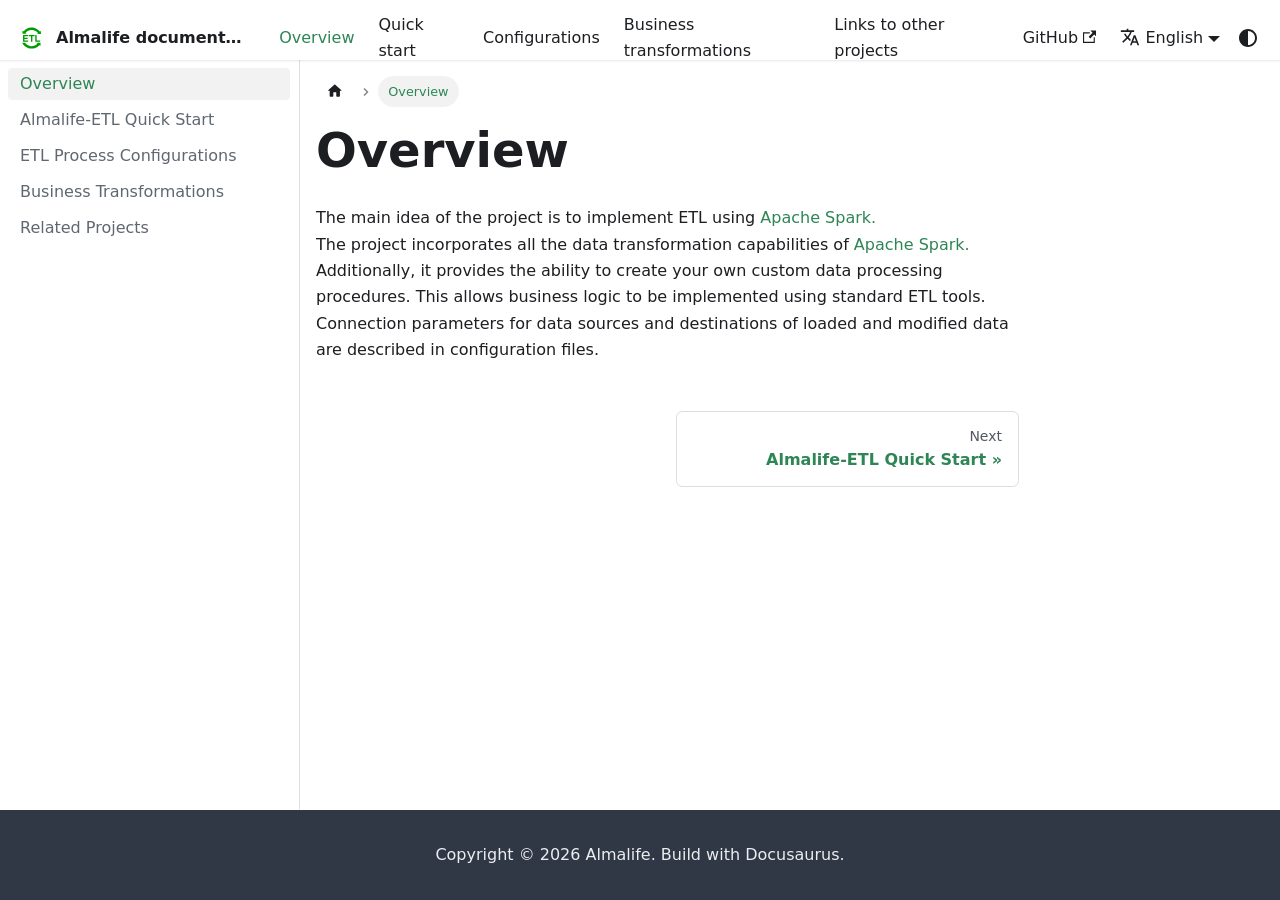
<file: en/docs/intro/index.html>
<!doctype html><html lang=en dir=ltr class="docs-wrapper plugin-docs plugin-id-default docs-version-current docs-doc-page docs-doc-id-intro" data-has-hydrated=false><head><meta charset=UTF-8><meta name=generator content="Docusaurus v3.10.2"><title data-rh=true>Overview | Almalife ETL documentation</title><meta data-rh=true name=viewport content="width=device-width, initial-scale=1.0"/><meta data-rh=true name=twitter:card content=summary_large_image /><meta data-rh=true property=og:image content=https://your-docusaurus-site.example.com/en/img/docusaurus-social-card.jpg /><meta data-rh=true name=twitter:image content=https://your-docusaurus-site.example.com/en/img/docusaurus-social-card.jpg /><meta data-rh=true property=og:url content=https://your-docusaurus-site.example.com/en/docs/intro /><meta data-rh=true property=og:locale content=en /><meta data-rh=true property=og:locale:alternate content=ru /><meta data-rh=true name=docusaurus_locale content=en /><meta data-rh=true name=docsearch:language content=en /><meta data-rh=true name=docusaurus_version content=current /><meta data-rh=true name=docusaurus_tag content=docs-default-current /><meta data-rh=true name=docsearch:version content=current /><meta data-rh=true name=docsearch:docusaurus_tag content=docs-default-current /><meta data-rh=true property=og:title content="Overview | Almalife ETL documentation"/><meta data-rh=true name=description content="The main idea of the project is to implement ETL using Apache Spark.\"/><meta data-rh=true property=og:description content="The main idea of the project is to implement ETL using Apache Spark.\"/><link data-rh=true rel=icon href=/en/img/favicon.ico /><link data-rh=true rel=canonical href=https://your-docusaurus-site.example.com/en/docs/intro /><link data-rh=true rel=alternate href=https://your-docusaurus-site.example.com/docs/intro hreflang=ru /><link data-rh=true rel=alternate href=https://your-docusaurus-site.example.com/en/docs/intro hreflang=en /><link data-rh=true rel=alternate href=https://your-docusaurus-site.example.com/docs/intro hreflang=x-default /><script data-rh=true type=application/ld+json>{"@context":"https://schema.org","@type":"BreadcrumbList","itemListElement":[{"@type":"ListItem","item":"https://your-docusaurus-site.example.com/en/docs/intro","name":"Overview","position":1}]}</script><link rel=stylesheet href=/en/assets/css/styles.02b3b42e.css /><script src=/en/assets/js/runtime~main.dbbd9983.js defer></script><script src=/en/assets/js/main.52efe70b.js defer></script></head><body><svg style="display: none;"><defs>
<symbol id=theme-svg-external-link viewBox="0 0 24 24"><path fill=currentColor d="M21 13v10h-21v-19h12v2h-10v15h17v-8h2zm3-12h-10.988l4.035 4-6.977 7.07 2.828 2.828 6.977-7.07 4.125 4.172v-11z"/></symbol>
</defs></svg>
<script>!function(){var t=function(){try{return new URLSearchParams(window.location.search).get("docusaurus-theme")}catch(t){}}()||function(){try{return window.localStorage.getItem("theme-ffe")}catch(t){}}();document.documentElement.setAttribute("data-theme",t||(window.matchMedia("(prefers-color-scheme: dark)").matches?"dark":"light")),document.documentElement.setAttribute("data-theme-choice",t||"system")}(),function(){try{for(var[t,e]of new URLSearchParams(window.location.search).entries())if(t.startsWith("docusaurus-data-")){var a=t.replace("docusaurus-data-","data-");document.documentElement.setAttribute(a,e)}}catch(t){}}()</script><div id=__docusaurus><link rel=preload as=image href=/en/img/logo.svg /><div role=region aria-label="Skip to main content"><a class=skipToContent_fXgn href=#__docusaurus_skipToContent_fallback>Skip to main content</a></div><nav aria-label=Main class="theme-layout-navbar navbar navbar--fixed-top"><div class=navbar__inner><div class="theme-layout-navbar-left navbar__items"><button aria-label="Toggle navigation bar" aria-expanded=false class="navbar__toggle clean-btn" type=button><svg width=30 height=30 viewBox="0 0 30 30" aria-hidden=true><path stroke=currentColor stroke-linecap=round stroke-miterlimit=10 stroke-width=2 d="M4 7h22M4 15h22M4 23h22"/></svg></button><a class=navbar__brand href=/en/><div class=navbar__logo><img src=/en/img/logo.svg alt="Almalife logo" class="themedComponent_mlkZ themedComponent--light_NVdE"/><img src=/en/img/logo.svg alt="Almalife logo" class="themedComponent_mlkZ themedComponent--dark_xIcU"/></div><b class="navbar__title text--truncate">Almalife documentation</b></a><a aria-current=page class="navbar__item navbar__link navbar__link--active" href=/en/docs/intro>Overview</a><a class="navbar__item navbar__link" href=/en/docs/tutorial>Quick start</a><a class="navbar__item navbar__link" href=/en/docs/configs>Configurations</a><a class="navbar__item navbar__link" href=/en/docs/business_transformations>Business transformations</a><a class="navbar__item navbar__link" href=/en/docs/links_to_others>Links to other projects</a></div><div class="theme-layout-navbar-right navbar__items navbar__items--right"><a href=https://github.com/enroi/almalife target=_blank rel="noopener noreferrer" class="navbar__item navbar__link">GitHub<svg width=13.5 height=13.5 aria-label="(opens in new tab)" class=iconExternalLink_nPIU><use href=#theme-svg-external-link /></svg></a><div class="navbar__item dropdown dropdown--hoverable dropdown--right"><a href=# aria-haspopup=true aria-expanded=false role=button class=navbar__link><svg viewBox="0 0 24 24" width=20 height=20 aria-hidden=true class=iconLanguage_nlXk><path fill=currentColor d="M12.87 15.07l-2.54-2.51.03-.03c1.74-1.94 2.98-4.17 3.71-6.53H17V4h-7V2H8v2H1v1.99h11.17C11.5 7.92 10.44 9.75 9 11.35 8.07 10.32 7.3 9.19 6.69 8h-2c.73 1.63 1.73 3.17 2.98 4.56l-5.09 5.02L4 19l5-5 3.11 3.11.76-2.04zM18.5 10h-2L12 22h2l1.12-3h4.75L21 22h2l-4.5-12zm-2.62 7l1.62-4.33L19.12 17h-3.24z"/></svg>English</a><ul class=dropdown__menu><li><a href=/docs/intro target=_self rel="noopener noreferrer" class=dropdown__link lang=ru>Русский</a><li><a href=/en/docs/intro target=_self rel="noopener noreferrer" class="dropdown__link dropdown__link--active" lang=en>English</a></ul></div><div class="toggle_vylO colorModeToggle_DEke"><button class="clean-btn toggleButton_gllP toggleButtonDisabled_aARS" type=button disabled title="system mode" aria-label="Switch between dark and light mode (currently system mode)"><svg viewBox="0 0 24 24" width=24 height=24 aria-hidden=true class="toggleIcon_g3eP lightToggleIcon_pyhR"><path fill=currentColor d="M12,9c1.65,0,3,1.35,3,3s-1.35,3-3,3s-3-1.35-3-3S10.35,9,12,9 M12,7c-2.76,0-5,2.24-5,5s2.24,5,5,5s5-2.24,5-5 S14.76,7,12,7L12,7z M2,13l2,0c0.55,0,1-0.45,1-1s-0.45-1-1-1l-2,0c-0.55,0-1,0.45-1,1S1.45,13,2,13z M20,13l2,0c0.55,0,1-0.45,1-1 s-0.45-1-1-1l-2,0c-0.55,0-1,0.45-1,1S19.45,13,20,13z M11,2v2c0,0.55,0.45,1,1,1s1-0.45,1-1V2c0-0.55-0.45-1-1-1S11,1.45,11,2z M11,20v2c0,0.55,0.45,1,1,1s1-0.45,1-1v-2c0-0.55-0.45-1-1-1C11.45,19,11,19.45,11,20z M5.99,4.58c-0.39-0.39-1.03-0.39-1.41,0 c-0.39,0.39-0.39,1.03,0,1.41l1.06,1.06c0.39,0.39,1.03,0.39,1.41,0s0.39-1.03,0-1.41L5.99,4.58z M18.36,16.95 c-0.39-0.39-1.03-0.39-1.41,0c-0.39,0.39-0.39,1.03,0,1.41l1.06,1.06c0.39,0.39,1.03,0.39,1.41,0c0.39-0.39,0.39-1.03,0-1.41 L18.36,16.95z M19.42,5.99c0.39-0.39,0.39-1.03,0-1.41c-0.39-0.39-1.03-0.39-1.41,0l-1.06,1.06c-0.39,0.39-0.39,1.03,0,1.41 s1.03,0.39,1.41,0L19.42,5.99z M7.05,18.36c0.39-0.39,0.39-1.03,0-1.41c-0.39-0.39-1.03-0.39-1.41,0l-1.06,1.06 c-0.39,0.39-0.39,1.03,0,1.41s1.03,0.39,1.41,0L7.05,18.36z"/></svg><svg viewBox="0 0 24 24" width=24 height=24 aria-hidden=true class="toggleIcon_g3eP darkToggleIcon_wfgR"><path fill=currentColor d="M9.37,5.51C9.19,6.15,9.1,6.82,9.1,7.5c0,4.08,3.32,7.4,7.4,7.4c0.68,0,1.35-0.09,1.99-0.27C17.45,17.19,14.93,19,12,19 c-3.86,0-7-3.14-7-7C5,9.07,6.81,6.55,9.37,5.51z M12,3c-4.97,0-9,4.03-9,9s4.03,9,9,9s9-4.03,9-9c0-0.46-0.04-0.92-0.1-1.36 c-0.98,1.37-2.58,2.26-4.4,2.26c-2.98,0-5.4-2.42-5.4-5.4c0-1.81,0.89-3.42,2.26-4.4C12.92,3.04,12.46,3,12,3L12,3z"/></svg><svg viewBox="0 0 24 24" width=24 height=24 aria-hidden=true class="toggleIcon_g3eP systemToggleIcon_QzmC"><path fill=currentColor d="m12 21c4.971 0 9-4.029 9-9s-4.029-9-9-9-9 4.029-9 9 4.029 9 9 9zm4.95-13.95c1.313 1.313 2.05 3.093 2.05 4.95s-0.738 3.637-2.05 4.95c-1.313 1.313-3.093 2.05-4.95 2.05v-14c1.857 0 3.637 0.737 4.95 2.05z"/></svg></button></div><div class=navbarSearchContainer_Bca1></div></div></div><div role=presentation class=navbar-sidebar__backdrop></div></nav><div id=__docusaurus_skipToContent_fallback class="theme-layout-main main-wrapper mainWrapper_z2l0"><div class=docsWrapper_hBAB><button aria-label="Scroll back to top" class="clean-btn theme-back-to-top-button backToTopButton_sjWU" type=button></button><div class=docRoot_UBD9><aside class="theme-doc-sidebar-container docSidebarContainer_YfHR"><div class=sidebarViewport_aRkj><div class=sidebar_njMd><nav aria-label="Docs sidebar" class="menu thin-scrollbar menu_SIkG"><ul class="theme-doc-sidebar-menu menu__list"><li class="theme-doc-sidebar-item-link theme-doc-sidebar-item-link-level-1 menu__list-item"><a class="menu__link menu__link--active" aria-current=page href=/en/docs/intro><span class=linkLabel_WmDU>Overview</span></a><li class="theme-doc-sidebar-item-link theme-doc-sidebar-item-link-level-1 menu__list-item"><a class=menu__link href=/en/docs/tutorial><span class=linkLabel_WmDU>Almalife-ETL Quick Start</span></a><li class="theme-doc-sidebar-item-link theme-doc-sidebar-item-link-level-1 menu__list-item"><a class=menu__link href=/en/docs/configs><span class=linkLabel_WmDU>ETL Process Configurations</span></a><li class="theme-doc-sidebar-item-link theme-doc-sidebar-item-link-level-1 menu__list-item"><a class=menu__link href=/en/docs/business_transformations><span class=linkLabel_WmDU>Business Transformations</span></a><li class="theme-doc-sidebar-item-link theme-doc-sidebar-item-link-level-1 menu__list-item"><a class=menu__link href=/en/docs/links_to_others><span class=linkLabel_WmDU>Related Projects</span></a></ul></nav></div></div></aside><main class=docMainContainer_TBSr><div class="container padding-top--md padding-bottom--lg"><div class=row><div class="col docItemCol_VOVn"><div class=docItemContainer_Djhp><article><nav class="theme-doc-breadcrumbs breadcrumbsContainer_Z_bl" aria-label=Breadcrumbs><ul class=breadcrumbs><li class=breadcrumbs__item><a aria-label="Home page" class=breadcrumbs__link href=/en/><svg viewBox="0 0 24 24" class=breadcrumbHomeIcon_YNFT><path d="M10 19v-5h4v5c0 .55.45 1 1 1h3c.55 0 1-.45 1-1v-7h1.7c.46 0 .68-.57.33-.87L12.67 3.6c-.38-.34-.96-.34-1.34 0l-8.36 7.53c-.34.3-.13.87.33.87H5v7c0 .55.45 1 1 1h3c.55 0 1-.45 1-1z" fill=currentColor /></svg></a><li class="breadcrumbs__item breadcrumbs__item--active"><span class=breadcrumbs__link>Overview</span></ul></nav><div class="theme-doc-markdown markdown"><header><h1>Overview</h1></header>
<p>The main idea of the project is to implement ETL using <a href=https://spark.apache.org/ target=_blank rel="noopener noreferrer" class="">Apache Spark.</a><br/>
<!-- -->The project incorporates all the data transformation capabilities of <a href=https://spark.apache.org/ target=_blank rel="noopener noreferrer" class="">Apache Spark.</a><br/>
<!-- -->Additionally, it provides the ability to create your own custom data processing procedures. This allows business logic to be implemented using standard ETL tools.<br/>
<!-- -->Connection parameters for data sources and destinations of loaded and modified data are described in configuration files.</div></article><nav class="docusaurus-mt-lg pagination-nav" aria-label="Docs pages"><a class="pagination-nav__link pagination-nav__link--next" href=/en/docs/tutorial><div class=pagination-nav__sublabel>Next</div><div class=pagination-nav__label>Almalife-ETL Quick Start</div></a></nav></div></div></div></div></main></div></div></div><footer class="theme-layout-footer footer footer--dark"><div class="container container-fluid"><div class="footer__bottom text--center"><div class=footer__copyright>Copyright © 2026 Almalife. Build with Docusaurus.</div></div></div></footer></div></body>
</file>
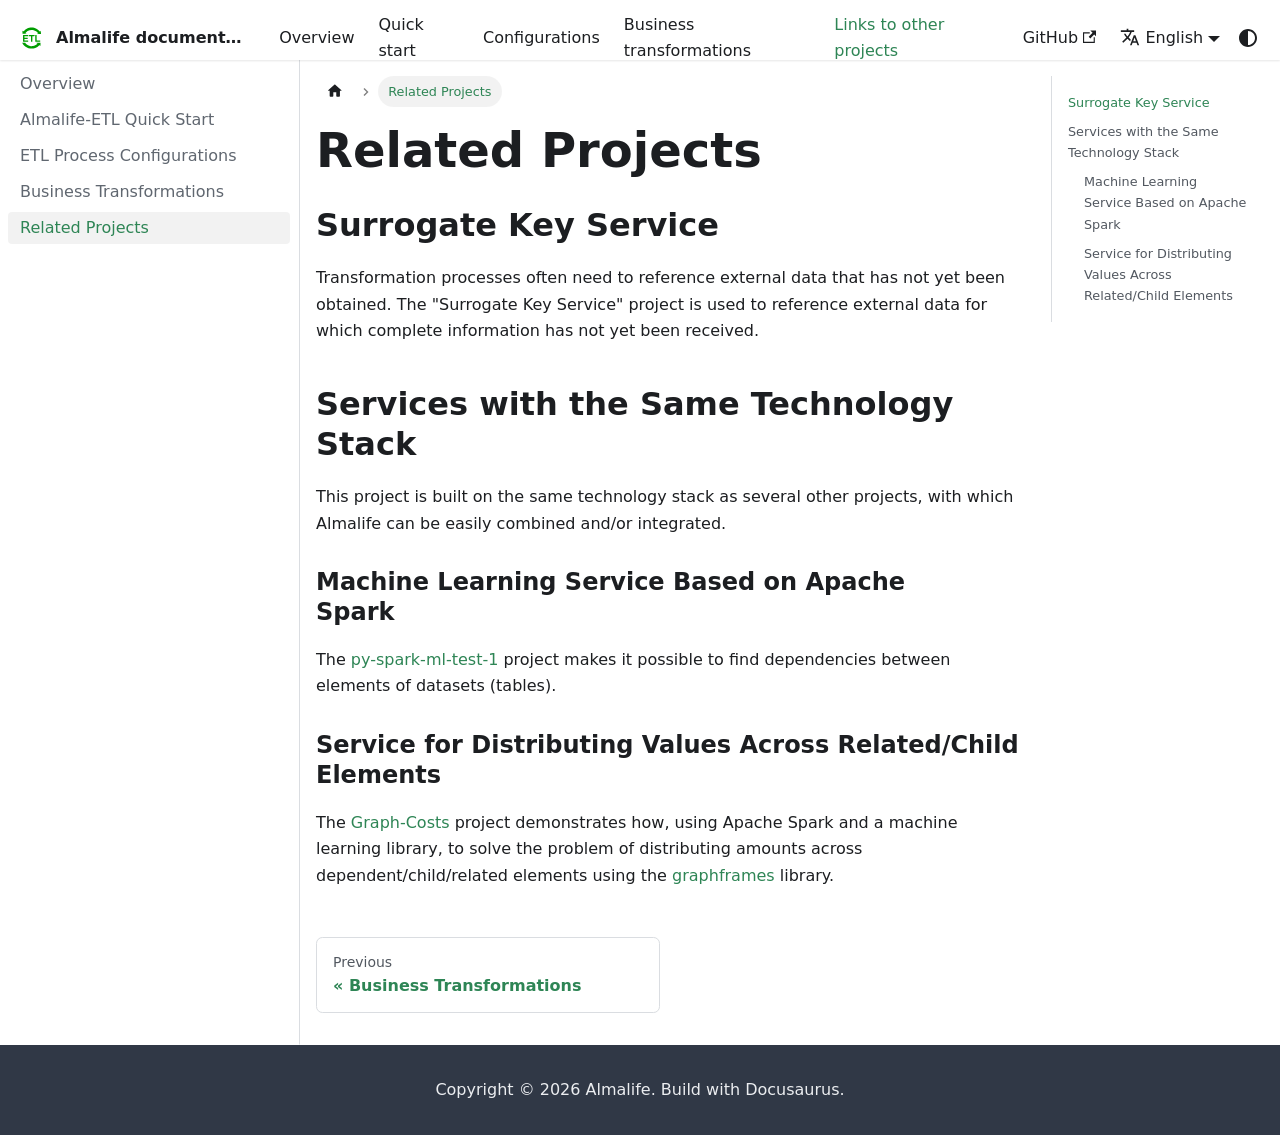
<file: en/docs/links_to_others/index.html>
<!doctype html><html lang=en dir=ltr class="docs-wrapper plugin-docs plugin-id-default docs-version-current docs-doc-page docs-doc-id-links_to_others" data-has-hydrated=false><head><meta charset=UTF-8><meta name=generator content="Docusaurus v3.10.2"><title data-rh=true>Related Projects | Almalife ETL documentation</title><meta data-rh=true name=viewport content="width=device-width, initial-scale=1.0"/><meta data-rh=true name=twitter:card content=summary_large_image /><meta data-rh=true property=og:image content=https://your-docusaurus-site.example.com/en/img/docusaurus-social-card.jpg /><meta data-rh=true name=twitter:image content=https://your-docusaurus-site.example.com/en/img/docusaurus-social-card.jpg /><meta data-rh=true property=og:url content=https://your-docusaurus-site.example.com/en/docs/links_to_others /><meta data-rh=true property=og:locale content=en /><meta data-rh=true property=og:locale:alternate content=ru /><meta data-rh=true name=docusaurus_locale content=en /><meta data-rh=true name=docsearch:language content=en /><meta data-rh=true name=docusaurus_version content=current /><meta data-rh=true name=docusaurus_tag content=docs-default-current /><meta data-rh=true name=docsearch:version content=current /><meta data-rh=true name=docsearch:docusaurus_tag content=docs-default-current /><meta data-rh=true property=og:title content="Related Projects | Almalife ETL documentation"/><meta data-rh=true name=description content="Surrogate Key Service"/><meta data-rh=true property=og:description content="Surrogate Key Service"/><link data-rh=true rel=icon href=/en/img/favicon.ico /><link data-rh=true rel=canonical href=https://your-docusaurus-site.example.com/en/docs/links_to_others /><link data-rh=true rel=alternate href=https://your-docusaurus-site.example.com/docs/links_to_others hreflang=ru /><link data-rh=true rel=alternate href=https://your-docusaurus-site.example.com/en/docs/links_to_others hreflang=en /><link data-rh=true rel=alternate href=https://your-docusaurus-site.example.com/docs/links_to_others hreflang=x-default /><script data-rh=true type=application/ld+json>{"@context":"https://schema.org","@type":"BreadcrumbList","itemListElement":[{"@type":"ListItem","item":"https://your-docusaurus-site.example.com/en/docs/links_to_others","name":"Related Projects","position":1}]}</script><link rel=stylesheet href=/en/assets/css/styles.02b3b42e.css /><script src=/en/assets/js/runtime~main.dbbd9983.js defer></script><script src=/en/assets/js/main.52efe70b.js defer></script></head><body><svg style="display: none;"><defs>
<symbol id=theme-svg-external-link viewBox="0 0 24 24"><path fill=currentColor d="M21 13v10h-21v-19h12v2h-10v15h17v-8h2zm3-12h-10.988l4.035 4-6.977 7.07 2.828 2.828 6.977-7.07 4.125 4.172v-11z"/></symbol>
</defs></svg>
<script>!function(){var t=function(){try{return new URLSearchParams(window.location.search).get("docusaurus-theme")}catch(t){}}()||function(){try{return window.localStorage.getItem("theme-ffe")}catch(t){}}();document.documentElement.setAttribute("data-theme",t||(window.matchMedia("(prefers-color-scheme: dark)").matches?"dark":"light")),document.documentElement.setAttribute("data-theme-choice",t||"system")}(),function(){try{for(var[t,e]of new URLSearchParams(window.location.search).entries())if(t.startsWith("docusaurus-data-")){var a=t.replace("docusaurus-data-","data-");document.documentElement.setAttribute(a,e)}}catch(t){}}()</script><div id=__docusaurus><link rel=preload as=image href=/en/img/logo.svg /><div role=region aria-label="Skip to main content"><a class=skipToContent_fXgn href=#__docusaurus_skipToContent_fallback>Skip to main content</a></div><nav aria-label=Main class="theme-layout-navbar navbar navbar--fixed-top"><div class=navbar__inner><div class="theme-layout-navbar-left navbar__items"><button aria-label="Toggle navigation bar" aria-expanded=false class="navbar__toggle clean-btn" type=button><svg width=30 height=30 viewBox="0 0 30 30" aria-hidden=true><path stroke=currentColor stroke-linecap=round stroke-miterlimit=10 stroke-width=2 d="M4 7h22M4 15h22M4 23h22"/></svg></button><a class=navbar__brand href=/en/><div class=navbar__logo><img src=/en/img/logo.svg alt="Almalife logo" class="themedComponent_mlkZ themedComponent--light_NVdE"/><img src=/en/img/logo.svg alt="Almalife logo" class="themedComponent_mlkZ themedComponent--dark_xIcU"/></div><b class="navbar__title text--truncate">Almalife documentation</b></a><a class="navbar__item navbar__link" href=/en/docs/intro>Overview</a><a class="navbar__item navbar__link" href=/en/docs/tutorial>Quick start</a><a class="navbar__item navbar__link" href=/en/docs/configs>Configurations</a><a class="navbar__item navbar__link" href=/en/docs/business_transformations>Business transformations</a><a aria-current=page class="navbar__item navbar__link navbar__link--active" href=/en/docs/links_to_others>Links to other projects</a></div><div class="theme-layout-navbar-right navbar__items navbar__items--right"><a href=https://github.com/enroi/almalife target=_blank rel="noopener noreferrer" class="navbar__item navbar__link">GitHub<svg width=13.5 height=13.5 aria-label="(opens in new tab)" class=iconExternalLink_nPIU><use href=#theme-svg-external-link /></svg></a><div class="navbar__item dropdown dropdown--hoverable dropdown--right"><a href=# aria-haspopup=true aria-expanded=false role=button class=navbar__link><svg viewBox="0 0 24 24" width=20 height=20 aria-hidden=true class=iconLanguage_nlXk><path fill=currentColor d="M12.87 15.07l-2.54-2.51.03-.03c1.74-1.94 2.98-4.17 3.71-6.53H17V4h-7V2H8v2H1v1.99h11.17C11.5 7.92 10.44 9.75 9 11.35 8.07 10.32 7.3 9.19 6.69 8h-2c.73 1.63 1.73 3.17 2.98 4.56l-5.09 5.02L4 19l5-5 3.11 3.11.76-2.04zM18.5 10h-2L12 22h2l1.12-3h4.75L21 22h2l-4.5-12zm-2.62 7l1.62-4.33L19.12 17h-3.24z"/></svg>English</a><ul class=dropdown__menu><li><a href=/docs/links_to_others target=_self rel="noopener noreferrer" class=dropdown__link lang=ru>Русский</a><li><a href=/en/docs/links_to_others target=_self rel="noopener noreferrer" class="dropdown__link dropdown__link--active" lang=en>English</a></ul></div><div class="toggle_vylO colorModeToggle_DEke"><button class="clean-btn toggleButton_gllP toggleButtonDisabled_aARS" type=button disabled title="system mode" aria-label="Switch between dark and light mode (currently system mode)"><svg viewBox="0 0 24 24" width=24 height=24 aria-hidden=true class="toggleIcon_g3eP lightToggleIcon_pyhR"><path fill=currentColor d="M12,9c1.65,0,3,1.35,3,3s-1.35,3-3,3s-3-1.35-3-3S10.35,9,12,9 M12,7c-2.76,0-5,2.24-5,5s2.24,5,5,5s5-2.24,5-5 S14.76,7,12,7L12,7z M2,13l2,0c0.55,0,1-0.45,1-1s-0.45-1-1-1l-2,0c-0.55,0-1,0.45-1,1S1.45,13,2,13z M20,13l2,0c0.55,0,1-0.45,1-1 s-0.45-1-1-1l-2,0c-0.55,0-1,0.45-1,1S19.45,13,20,13z M11,2v2c0,0.55,0.45,1,1,1s1-0.45,1-1V2c0-0.55-0.45-1-1-1S11,1.45,11,2z M11,20v2c0,0.55,0.45,1,1,1s1-0.45,1-1v-2c0-0.55-0.45-1-1-1C11.45,19,11,19.45,11,20z M5.99,4.58c-0.39-0.39-1.03-0.39-1.41,0 c-0.39,0.39-0.39,1.03,0,1.41l1.06,1.06c0.39,0.39,1.03,0.39,1.41,0s0.39-1.03,0-1.41L5.99,4.58z M18.36,16.95 c-0.39-0.39-1.03-0.39-1.41,0c-0.39,0.39-0.39,1.03,0,1.41l1.06,1.06c0.39,0.39,1.03,0.39,1.41,0c0.39-0.39,0.39-1.03,0-1.41 L18.36,16.95z M19.42,5.99c0.39-0.39,0.39-1.03,0-1.41c-0.39-0.39-1.03-0.39-1.41,0l-1.06,1.06c-0.39,0.39-0.39,1.03,0,1.41 s1.03,0.39,1.41,0L19.42,5.99z M7.05,18.36c0.39-0.39,0.39-1.03,0-1.41c-0.39-0.39-1.03-0.39-1.41,0l-1.06,1.06 c-0.39,0.39-0.39,1.03,0,1.41s1.03,0.39,1.41,0L7.05,18.36z"/></svg><svg viewBox="0 0 24 24" width=24 height=24 aria-hidden=true class="toggleIcon_g3eP darkToggleIcon_wfgR"><path fill=currentColor d="M9.37,5.51C9.19,6.15,9.1,6.82,9.1,7.5c0,4.08,3.32,7.4,7.4,7.4c0.68,0,1.35-0.09,1.99-0.27C17.45,17.19,14.93,19,12,19 c-3.86,0-7-3.14-7-7C5,9.07,6.81,6.55,9.37,5.51z M12,3c-4.97,0-9,4.03-9,9s4.03,9,9,9s9-4.03,9-9c0-0.46-0.04-0.92-0.1-1.36 c-0.98,1.37-2.58,2.26-4.4,2.26c-2.98,0-5.4-2.42-5.4-5.4c0-1.81,0.89-3.42,2.26-4.4C12.92,3.04,12.46,3,12,3L12,3z"/></svg><svg viewBox="0 0 24 24" width=24 height=24 aria-hidden=true class="toggleIcon_g3eP systemToggleIcon_QzmC"><path fill=currentColor d="m12 21c4.971 0 9-4.029 9-9s-4.029-9-9-9-9 4.029-9 9 4.029 9 9 9zm4.95-13.95c1.313 1.313 2.05 3.093 2.05 4.95s-0.738 3.637-2.05 4.95c-1.313 1.313-3.093 2.05-4.95 2.05v-14c1.857 0 3.637 0.737 4.95 2.05z"/></svg></button></div><div class=navbarSearchContainer_Bca1></div></div></div><div role=presentation class=navbar-sidebar__backdrop></div></nav><div id=__docusaurus_skipToContent_fallback class="theme-layout-main main-wrapper mainWrapper_z2l0"><div class=docsWrapper_hBAB><button aria-label="Scroll back to top" class="clean-btn theme-back-to-top-button backToTopButton_sjWU" type=button></button><div class=docRoot_UBD9><aside class="theme-doc-sidebar-container docSidebarContainer_YfHR"><div class=sidebarViewport_aRkj><div class=sidebar_njMd><nav aria-label="Docs sidebar" class="menu thin-scrollbar menu_SIkG"><ul class="theme-doc-sidebar-menu menu__list"><li class="theme-doc-sidebar-item-link theme-doc-sidebar-item-link-level-1 menu__list-item"><a class=menu__link href=/en/docs/intro><span class=linkLabel_WmDU>Overview</span></a><li class="theme-doc-sidebar-item-link theme-doc-sidebar-item-link-level-1 menu__list-item"><a class=menu__link href=/en/docs/tutorial><span class=linkLabel_WmDU>Almalife-ETL Quick Start</span></a><li class="theme-doc-sidebar-item-link theme-doc-sidebar-item-link-level-1 menu__list-item"><a class=menu__link href=/en/docs/configs><span class=linkLabel_WmDU>ETL Process Configurations</span></a><li class="theme-doc-sidebar-item-link theme-doc-sidebar-item-link-level-1 menu__list-item"><a class=menu__link href=/en/docs/business_transformations><span class=linkLabel_WmDU>Business Transformations</span></a><li class="theme-doc-sidebar-item-link theme-doc-sidebar-item-link-level-1 menu__list-item"><a class="menu__link menu__link--active" aria-current=page href=/en/docs/links_to_others><span class=linkLabel_WmDU>Related Projects</span></a></ul></nav></div></div></aside><main class=docMainContainer_TBSr><div class="container padding-top--md padding-bottom--lg"><div class=row><div class="col docItemCol_VOVn"><div class=docItemContainer_Djhp><article><nav class="theme-doc-breadcrumbs breadcrumbsContainer_Z_bl" aria-label=Breadcrumbs><ul class=breadcrumbs><li class=breadcrumbs__item><a aria-label="Home page" class=breadcrumbs__link href=/en/><svg viewBox="0 0 24 24" class=breadcrumbHomeIcon_YNFT><path d="M10 19v-5h4v5c0 .55.45 1 1 1h3c.55 0 1-.45 1-1v-7h1.7c.46 0 .68-.57.33-.87L12.67 3.6c-.38-.34-.96-.34-1.34 0l-8.36 7.53c-.34.3-.13.87.33.87H5v7c0 .55.45 1 1 1h3c.55 0 1-.45 1-1z" fill=currentColor /></svg></a><li class="breadcrumbs__item breadcrumbs__item--active"><span class=breadcrumbs__link>Related Projects</span></ul></nav><div class="tocCollapsible_ETCw theme-doc-toc-mobile tocMobile_ITEo"><button type=button class="clean-btn tocCollapsibleButton_TO0P">On this page</button></div><div class="theme-doc-markdown markdown"><header><h1>Related Projects</h1></header>
<h2 class="anchor anchorTargetStickyNavbar_Vzrq" id=surrogate-key-service>Surrogate Key Service<a href=#surrogate-key-service class=hash-link aria-label="Direct link to Surrogate Key Service" title="Direct link to Surrogate Key Service" translate=no>​</a></h2>
<p>Transformation processes often need to reference external data that has not yet been obtained. The "Surrogate Key Service" project is used to reference external data for which complete information has not yet been received.</p>
<h2 class="anchor anchorTargetStickyNavbar_Vzrq" id=services-with-the-same-technology-stack>Services with the Same Technology Stack<a href=#services-with-the-same-technology-stack class=hash-link aria-label="Direct link to Services with the Same Technology Stack" title="Direct link to Services with the Same Technology Stack" translate=no>​</a></h2>
<p>This project is built on the same technology stack as several other projects, with which Almalife can be easily combined and/or integrated.</p>
<h3 class="anchor anchorTargetStickyNavbar_Vzrq" id=machine-learning-service-based-on-apache-spark>Machine Learning Service Based on Apache Spark<a href=#machine-learning-service-based-on-apache-spark class=hash-link aria-label="Direct link to Machine Learning Service Based on Apache Spark" title="Direct link to Machine Learning Service Based on Apache Spark" translate=no>​</a></h3>
<p>The <a href=https://github.com/Enroi/py-spark-ml-test-1 target=_blank rel="noopener noreferrer" class="">py-spark-ml-test-1</a> project makes it possible to find dependencies between elements of datasets (tables).</p>
<h3 class="anchor anchorTargetStickyNavbar_Vzrq" id=service-for-distributing-values-across-relatedchild-elements>Service for Distributing Values Across Related/Child Elements<a href=#service-for-distributing-values-across-relatedchild-elements class=hash-link aria-label="Direct link to Service for Distributing Values Across Related/Child Elements" title="Direct link to Service for Distributing Values Across Related/Child Elements" translate=no>​</a></h3>
<p>The <a href=https://github.com/Enroi/Graph-Costs target=_blank rel="noopener noreferrer" class="">Graph-Costs</a> project demonstrates how, using Apache Spark and a machine learning library, to solve the problem of distributing amounts across dependent/child/related elements using the <a href=https://github.com/graphframes/graphframes target=_blank rel="noopener noreferrer" class="">graphframes</a> library.</div></article><nav class="docusaurus-mt-lg pagination-nav" aria-label="Docs pages"><a class="pagination-nav__link pagination-nav__link--prev" href=/en/docs/business_transformations><div class=pagination-nav__sublabel>Previous</div><div class=pagination-nav__label>Business Transformations</div></a></nav></div></div><div class="col col--3"><div class="tableOfContents_bqdL thin-scrollbar theme-doc-toc-desktop"><ul class="table-of-contents table-of-contents__left-border"><li><a href=#surrogate-key-service class="table-of-contents__link toc-highlight">Surrogate Key Service</a><li><a href=#services-with-the-same-technology-stack class="table-of-contents__link toc-highlight">Services with the Same Technology Stack</a><ul><li><a href=#machine-learning-service-based-on-apache-spark class="table-of-contents__link toc-highlight">Machine Learning Service Based on Apache Spark</a><li><a href=#service-for-distributing-values-across-relatedchild-elements class="table-of-contents__link toc-highlight">Service for Distributing Values Across Related/Child Elements</a></ul></ul></div></div></div></div></main></div></div></div><footer class="theme-layout-footer footer footer--dark"><div class="container container-fluid"><div class="footer__bottom text--center"><div class=footer__copyright>Copyright © 2026 Almalife. Build with Docusaurus.</div></div></div></footer></div></body>
</file>
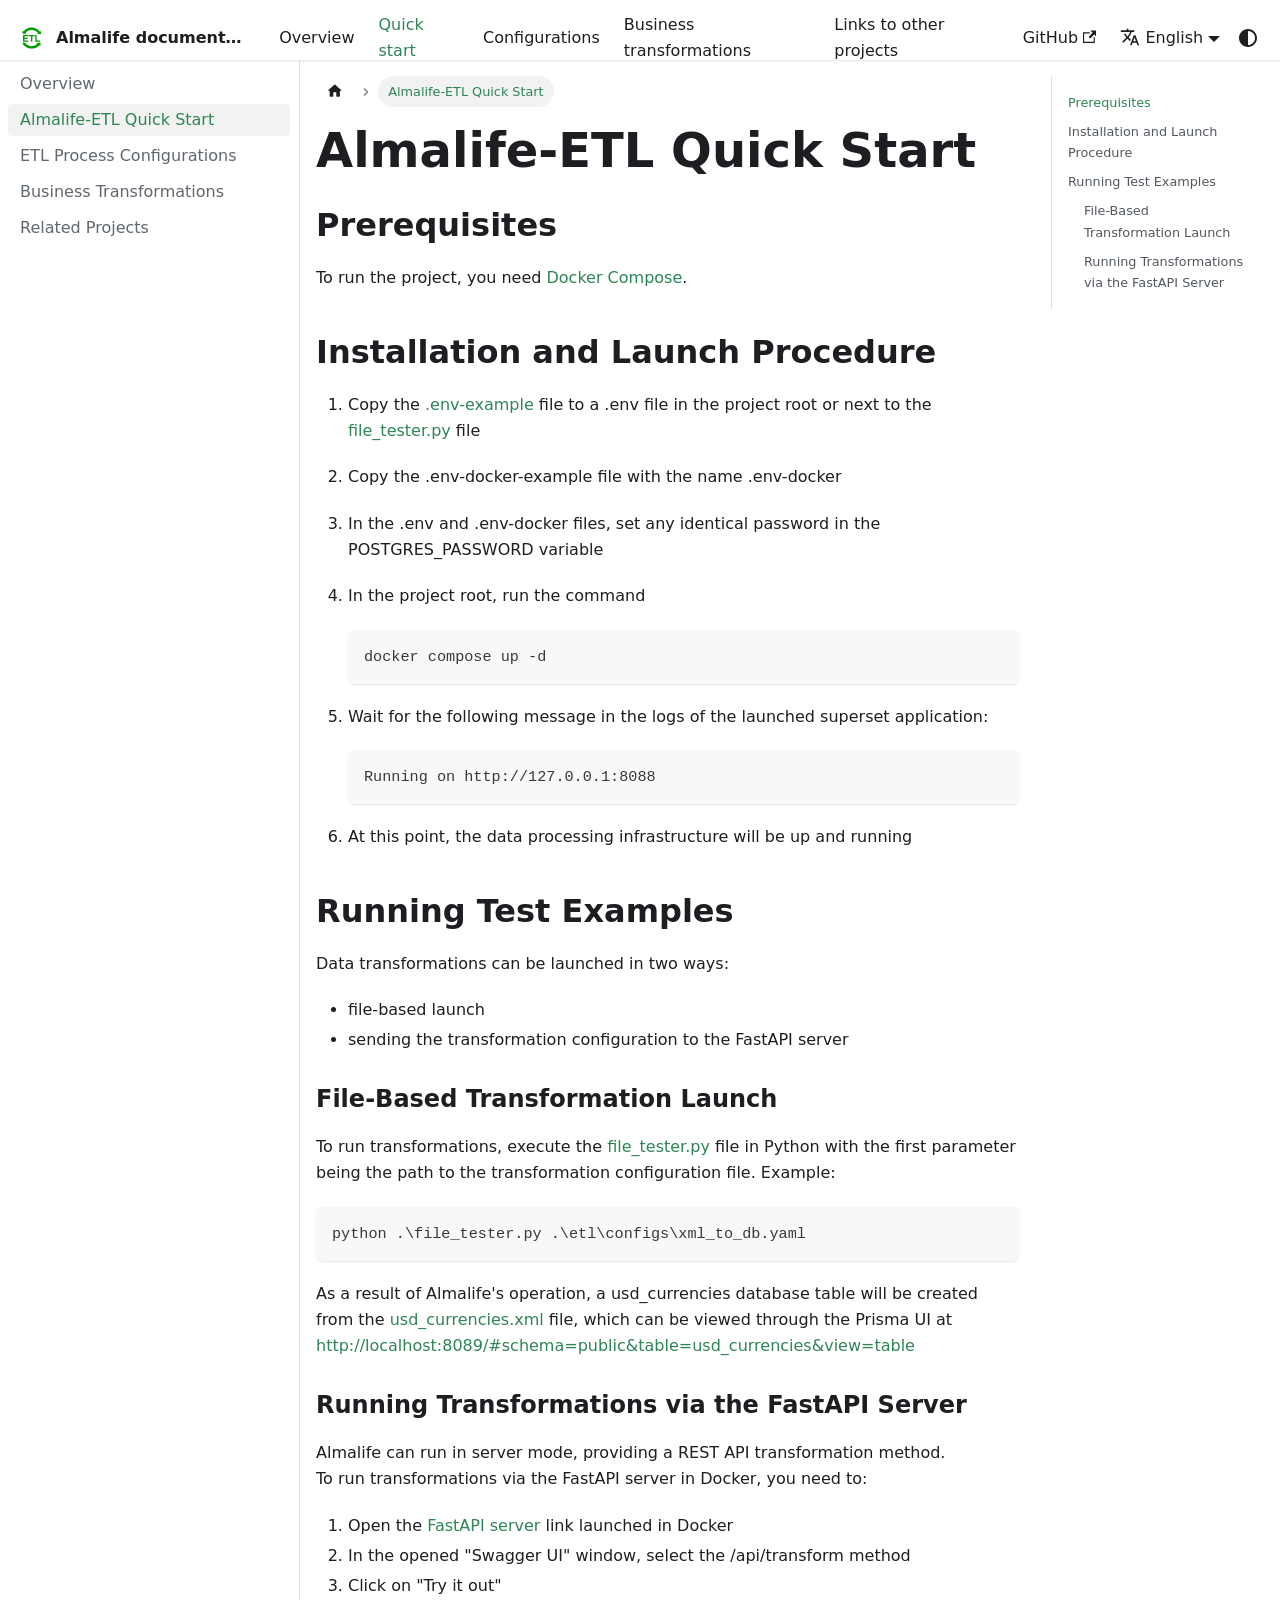
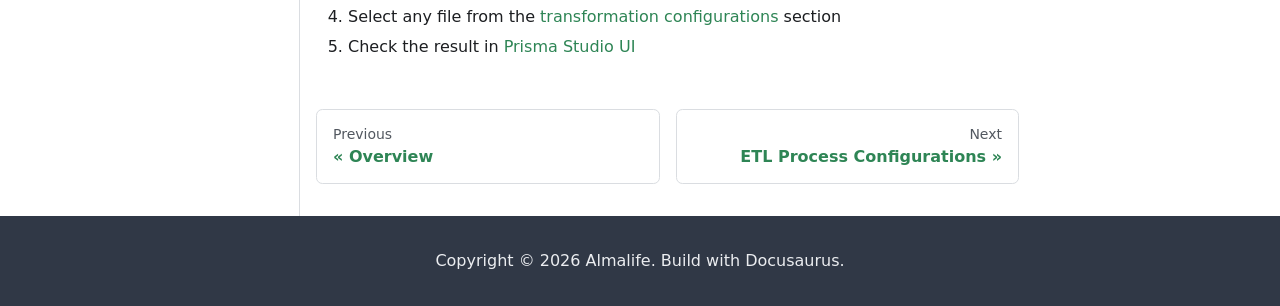
<file: en/docs/tutorial/index.html>
<!doctype html><html lang=en dir=ltr class="docs-wrapper plugin-docs plugin-id-default docs-version-current docs-doc-page docs-doc-id-tutorial" data-has-hydrated=false><head><meta charset=UTF-8><meta name=generator content="Docusaurus v3.10.2"><title data-rh=true>Almalife-ETL Quick Start | Almalife ETL documentation</title><meta data-rh=true name=viewport content="width=device-width, initial-scale=1.0"/><meta data-rh=true name=twitter:card content=summary_large_image /><meta data-rh=true property=og:image content=https://your-docusaurus-site.example.com/en/img/docusaurus-social-card.jpg /><meta data-rh=true name=twitter:image content=https://your-docusaurus-site.example.com/en/img/docusaurus-social-card.jpg /><meta data-rh=true property=og:url content=https://your-docusaurus-site.example.com/en/docs/tutorial /><meta data-rh=true property=og:locale content=en /><meta data-rh=true property=og:locale:alternate content=ru /><meta data-rh=true name=docusaurus_locale content=en /><meta data-rh=true name=docsearch:language content=en /><meta data-rh=true name=docusaurus_version content=current /><meta data-rh=true name=docusaurus_tag content=docs-default-current /><meta data-rh=true name=docsearch:version content=current /><meta data-rh=true name=docsearch:docusaurus_tag content=docs-default-current /><meta data-rh=true property=og:title content="Almalife-ETL Quick Start | Almalife ETL documentation"/><meta data-rh=true name=description content=Prerequisites /><meta data-rh=true property=og:description content=Prerequisites /><link data-rh=true rel=icon href=/en/img/favicon.ico /><link data-rh=true rel=canonical href=https://your-docusaurus-site.example.com/en/docs/tutorial /><link data-rh=true rel=alternate href=https://your-docusaurus-site.example.com/docs/tutorial hreflang=ru /><link data-rh=true rel=alternate href=https://your-docusaurus-site.example.com/en/docs/tutorial hreflang=en /><link data-rh=true rel=alternate href=https://your-docusaurus-site.example.com/docs/tutorial hreflang=x-default /><script data-rh=true type=application/ld+json>{"@context":"https://schema.org","@type":"BreadcrumbList","itemListElement":[{"@type":"ListItem","item":"https://your-docusaurus-site.example.com/en/docs/tutorial","name":"Almalife-ETL Quick Start","position":1}]}</script><link rel=stylesheet href=/en/assets/css/styles.02b3b42e.css /><script src=/en/assets/js/runtime~main.dbbd9983.js defer></script><script src=/en/assets/js/main.52efe70b.js defer></script></head><body><svg style="display: none;"><defs>
<symbol id=theme-svg-external-link viewBox="0 0 24 24"><path fill=currentColor d="M21 13v10h-21v-19h12v2h-10v15h17v-8h2zm3-12h-10.988l4.035 4-6.977 7.07 2.828 2.828 6.977-7.07 4.125 4.172v-11z"/></symbol>
</defs></svg>
<script>!function(){var t=function(){try{return new URLSearchParams(window.location.search).get("docusaurus-theme")}catch(t){}}()||function(){try{return window.localStorage.getItem("theme-ffe")}catch(t){}}();document.documentElement.setAttribute("data-theme",t||(window.matchMedia("(prefers-color-scheme: dark)").matches?"dark":"light")),document.documentElement.setAttribute("data-theme-choice",t||"system")}(),function(){try{for(var[t,e]of new URLSearchParams(window.location.search).entries())if(t.startsWith("docusaurus-data-")){var a=t.replace("docusaurus-data-","data-");document.documentElement.setAttribute(a,e)}}catch(t){}}()</script><div id=__docusaurus><link rel=preload as=image href=/en/img/logo.svg /><div role=region aria-label="Skip to main content"><a class=skipToContent_fXgn href=#__docusaurus_skipToContent_fallback>Skip to main content</a></div><nav aria-label=Main class="theme-layout-navbar navbar navbar--fixed-top"><div class=navbar__inner><div class="theme-layout-navbar-left navbar__items"><button aria-label="Toggle navigation bar" aria-expanded=false class="navbar__toggle clean-btn" type=button><svg width=30 height=30 viewBox="0 0 30 30" aria-hidden=true><path stroke=currentColor stroke-linecap=round stroke-miterlimit=10 stroke-width=2 d="M4 7h22M4 15h22M4 23h22"/></svg></button><a class=navbar__brand href=/en/><div class=navbar__logo><img src=/en/img/logo.svg alt="Almalife logo" class="themedComponent_mlkZ themedComponent--light_NVdE"/><img src=/en/img/logo.svg alt="Almalife logo" class="themedComponent_mlkZ themedComponent--dark_xIcU"/></div><b class="navbar__title text--truncate">Almalife documentation</b></a><a class="navbar__item navbar__link" href=/en/docs/intro>Overview</a><a aria-current=page class="navbar__item navbar__link navbar__link--active" href=/en/docs/tutorial>Quick start</a><a class="navbar__item navbar__link" href=/en/docs/configs>Configurations</a><a class="navbar__item navbar__link" href=/en/docs/business_transformations>Business transformations</a><a class="navbar__item navbar__link" href=/en/docs/links_to_others>Links to other projects</a></div><div class="theme-layout-navbar-right navbar__items navbar__items--right"><a href=https://github.com/enroi/almalife target=_blank rel="noopener noreferrer" class="navbar__item navbar__link">GitHub<svg width=13.5 height=13.5 aria-label="(opens in new tab)" class=iconExternalLink_nPIU><use href=#theme-svg-external-link /></svg></a><div class="navbar__item dropdown dropdown--hoverable dropdown--right"><a href=# aria-haspopup=true aria-expanded=false role=button class=navbar__link><svg viewBox="0 0 24 24" width=20 height=20 aria-hidden=true class=iconLanguage_nlXk><path fill=currentColor d="M12.87 15.07l-2.54-2.51.03-.03c1.74-1.94 2.98-4.17 3.71-6.53H17V4h-7V2H8v2H1v1.99h11.17C11.5 7.92 10.44 9.75 9 11.35 8.07 10.32 7.3 9.19 6.69 8h-2c.73 1.63 1.73 3.17 2.98 4.56l-5.09 5.02L4 19l5-5 3.11 3.11.76-2.04zM18.5 10h-2L12 22h2l1.12-3h4.75L21 22h2l-4.5-12zm-2.62 7l1.62-4.33L19.12 17h-3.24z"/></svg>English</a><ul class=dropdown__menu><li><a href=/docs/tutorial target=_self rel="noopener noreferrer" class=dropdown__link lang=ru>Русский</a><li><a href=/en/docs/tutorial target=_self rel="noopener noreferrer" class="dropdown__link dropdown__link--active" lang=en>English</a></ul></div><div class="toggle_vylO colorModeToggle_DEke"><button class="clean-btn toggleButton_gllP toggleButtonDisabled_aARS" type=button disabled title="system mode" aria-label="Switch between dark and light mode (currently system mode)"><svg viewBox="0 0 24 24" width=24 height=24 aria-hidden=true class="toggleIcon_g3eP lightToggleIcon_pyhR"><path fill=currentColor d="M12,9c1.65,0,3,1.35,3,3s-1.35,3-3,3s-3-1.35-3-3S10.35,9,12,9 M12,7c-2.76,0-5,2.24-5,5s2.24,5,5,5s5-2.24,5-5 S14.76,7,12,7L12,7z M2,13l2,0c0.55,0,1-0.45,1-1s-0.45-1-1-1l-2,0c-0.55,0-1,0.45-1,1S1.45,13,2,13z M20,13l2,0c0.55,0,1-0.45,1-1 s-0.45-1-1-1l-2,0c-0.55,0-1,0.45-1,1S19.45,13,20,13z M11,2v2c0,0.55,0.45,1,1,1s1-0.45,1-1V2c0-0.55-0.45-1-1-1S11,1.45,11,2z M11,20v2c0,0.55,0.45,1,1,1s1-0.45,1-1v-2c0-0.55-0.45-1-1-1C11.45,19,11,19.45,11,20z M5.99,4.58c-0.39-0.39-1.03-0.39-1.41,0 c-0.39,0.39-0.39,1.03,0,1.41l1.06,1.06c0.39,0.39,1.03,0.39,1.41,0s0.39-1.03,0-1.41L5.99,4.58z M18.36,16.95 c-0.39-0.39-1.03-0.39-1.41,0c-0.39,0.39-0.39,1.03,0,1.41l1.06,1.06c0.39,0.39,1.03,0.39,1.41,0c0.39-0.39,0.39-1.03,0-1.41 L18.36,16.95z M19.42,5.99c0.39-0.39,0.39-1.03,0-1.41c-0.39-0.39-1.03-0.39-1.41,0l-1.06,1.06c-0.39,0.39-0.39,1.03,0,1.41 s1.03,0.39,1.41,0L19.42,5.99z M7.05,18.36c0.39-0.39,0.39-1.03,0-1.41c-0.39-0.39-1.03-0.39-1.41,0l-1.06,1.06 c-0.39,0.39-0.39,1.03,0,1.41s1.03,0.39,1.41,0L7.05,18.36z"/></svg><svg viewBox="0 0 24 24" width=24 height=24 aria-hidden=true class="toggleIcon_g3eP darkToggleIcon_wfgR"><path fill=currentColor d="M9.37,5.51C9.19,6.15,9.1,6.82,9.1,7.5c0,4.08,3.32,7.4,7.4,7.4c0.68,0,1.35-0.09,1.99-0.27C17.45,17.19,14.93,19,12,19 c-3.86,0-7-3.14-7-7C5,9.07,6.81,6.55,9.37,5.51z M12,3c-4.97,0-9,4.03-9,9s4.03,9,9,9s9-4.03,9-9c0-0.46-0.04-0.92-0.1-1.36 c-0.98,1.37-2.58,2.26-4.4,2.26c-2.98,0-5.4-2.42-5.4-5.4c0-1.81,0.89-3.42,2.26-4.4C12.92,3.04,12.46,3,12,3L12,3z"/></svg><svg viewBox="0 0 24 24" width=24 height=24 aria-hidden=true class="toggleIcon_g3eP systemToggleIcon_QzmC"><path fill=currentColor d="m12 21c4.971 0 9-4.029 9-9s-4.029-9-9-9-9 4.029-9 9 4.029 9 9 9zm4.95-13.95c1.313 1.313 2.05 3.093 2.05 4.95s-0.738 3.637-2.05 4.95c-1.313 1.313-3.093 2.05-4.95 2.05v-14c1.857 0 3.637 0.737 4.95 2.05z"/></svg></button></div><div class=navbarSearchContainer_Bca1></div></div></div><div role=presentation class=navbar-sidebar__backdrop></div></nav><div id=__docusaurus_skipToContent_fallback class="theme-layout-main main-wrapper mainWrapper_z2l0"><div class=docsWrapper_hBAB><button aria-label="Scroll back to top" class="clean-btn theme-back-to-top-button backToTopButton_sjWU" type=button></button><div class=docRoot_UBD9><aside class="theme-doc-sidebar-container docSidebarContainer_YfHR"><div class=sidebarViewport_aRkj><div class=sidebar_njMd><nav aria-label="Docs sidebar" class="menu thin-scrollbar menu_SIkG"><ul class="theme-doc-sidebar-menu menu__list"><li class="theme-doc-sidebar-item-link theme-doc-sidebar-item-link-level-1 menu__list-item"><a class=menu__link href=/en/docs/intro><span class=linkLabel_WmDU>Overview</span></a><li class="theme-doc-sidebar-item-link theme-doc-sidebar-item-link-level-1 menu__list-item"><a class="menu__link menu__link--active" aria-current=page href=/en/docs/tutorial><span class=linkLabel_WmDU>Almalife-ETL Quick Start</span></a><li class="theme-doc-sidebar-item-link theme-doc-sidebar-item-link-level-1 menu__list-item"><a class=menu__link href=/en/docs/configs><span class=linkLabel_WmDU>ETL Process Configurations</span></a><li class="theme-doc-sidebar-item-link theme-doc-sidebar-item-link-level-1 menu__list-item"><a class=menu__link href=/en/docs/business_transformations><span class=linkLabel_WmDU>Business Transformations</span></a><li class="theme-doc-sidebar-item-link theme-doc-sidebar-item-link-level-1 menu__list-item"><a class=menu__link href=/en/docs/links_to_others><span class=linkLabel_WmDU>Related Projects</span></a></ul></nav></div></div></aside><main class=docMainContainer_TBSr><div class="container padding-top--md padding-bottom--lg"><div class=row><div class="col docItemCol_VOVn"><div class=docItemContainer_Djhp><article><nav class="theme-doc-breadcrumbs breadcrumbsContainer_Z_bl" aria-label=Breadcrumbs><ul class=breadcrumbs><li class=breadcrumbs__item><a aria-label="Home page" class=breadcrumbs__link href=/en/><svg viewBox="0 0 24 24" class=breadcrumbHomeIcon_YNFT><path d="M10 19v-5h4v5c0 .55.45 1 1 1h3c.55 0 1-.45 1-1v-7h1.7c.46 0 .68-.57.33-.87L12.67 3.6c-.38-.34-.96-.34-1.34 0l-8.36 7.53c-.34.3-.13.87.33.87H5v7c0 .55.45 1 1 1h3c.55 0 1-.45 1-1z" fill=currentColor /></svg></a><li class="breadcrumbs__item breadcrumbs__item--active"><span class=breadcrumbs__link>Almalife-ETL Quick Start</span></ul></nav><div class="tocCollapsible_ETCw theme-doc-toc-mobile tocMobile_ITEo"><button type=button class="clean-btn tocCollapsibleButton_TO0P">On this page</button></div><div class="theme-doc-markdown markdown"><header><h1>Almalife-ETL Quick Start</h1></header>
<h2 class="anchor anchorTargetStickyNavbar_Vzrq" id=prerequisites>Prerequisites<a href=#prerequisites class=hash-link aria-label="Direct link to Prerequisites" title="Direct link to Prerequisites" translate=no>​</a></h2>
<p>To run the project, you need <a href=https://docs.docker.com/compose/ target=_blank rel="noopener noreferrer" class="">Docker Compose</a>.</p>
<h2 class="anchor anchorTargetStickyNavbar_Vzrq" id=installation-and-launch-procedure>Installation and Launch Procedure<a href=#installation-and-launch-procedure class=hash-link aria-label="Direct link to Installation and Launch Procedure" title="Direct link to Installation and Launch Procedure" translate=no>​</a></h2>
<ol>
<li class="">
<p>Copy the <a href=https://github.com/Enroi/almalife/blob/main/.env-example target=_blank rel="noopener noreferrer" class="">.env-example</a> file to a .env file in the project root or next to the <a href=https://github.com/Enroi/almalife/blob/main/api_server/file_tester.py target=_blank rel="noopener noreferrer" class="">file_tester.py</a> file</p>
</li>
<li class="">
<p>Copy the .env-docker-example file with the name .env-docker</p>
</li>
<li class="">
<p>In the .env and .env-docker files, set any identical password in the POSTGRES_PASSWORD variable</p>
</li>
<li class="">
<p>In the project root, run the command</p>
<div class="language-bash codeBlockContainer_Ckt0 theme-code-block" style=--prism-color:#393A34;--prism-background-color:#f6f8fa><div class=codeBlockContent_QJqH><pre tabindex=0 class="prism-code language-bash codeBlock_bY9V thin-scrollbar" style=color:#393A34;background-color:#f6f8fa><code class=codeBlockLines_e6Vv><div class=token-line style=color:#393A34><span class="token plain">docker compose up -d</span><br/></div></code></pre></div></div>
</li>
<li class="">
<p>Wait for the following message in the logs of the launched superset application:</p>
<div class="language-code codeBlockContainer_Ckt0 theme-code-block" style=--prism-color:#393A34;--prism-background-color:#f6f8fa><div class=codeBlockContent_QJqH><pre tabindex=0 class="prism-code language-code codeBlock_bY9V thin-scrollbar" style=color:#393A34;background-color:#f6f8fa><code class=codeBlockLines_e6Vv><div class=token-line style=color:#393A34><span class="token plain">Running on http://127.0.0.1:8088</span><br/></div></code></pre></div></div>
</li>
<li class="">
<p>At this point, the data processing infrastructure will be up and running</p>
</li>
</ol>
<h2 class="anchor anchorTargetStickyNavbar_Vzrq" id=running-test-examples>Running Test Examples<a href=#running-test-examples class=hash-link aria-label="Direct link to Running Test Examples" title="Direct link to Running Test Examples" translate=no>​</a></h2>
<p>Data transformations can be launched in two ways:</p>
<ul>
<li class="">file-based launch</li>
<li class="">sending the transformation configuration to the FastAPI server</li>
</ul>
<h3 class="anchor anchorTargetStickyNavbar_Vzrq" id=file-based-transformation-launch>File-Based Transformation Launch<a href=#file-based-transformation-launch class=hash-link aria-label="Direct link to File-Based Transformation Launch" title="Direct link to File-Based Transformation Launch" translate=no>​</a></h3>
<p>To run transformations, execute the <a href=https://github.com/Enroi/almalife/blob/main/api_server/file_tester.py target=_blank rel="noopener noreferrer" class="">file_tester.py</a> file in Python with the first parameter being the path to the transformation configuration file. Example:</p>
<div class="language-code codeBlockContainer_Ckt0 theme-code-block" style=--prism-color:#393A34;--prism-background-color:#f6f8fa><div class=codeBlockContent_QJqH><pre tabindex=0 class="prism-code language-code codeBlock_bY9V thin-scrollbar" style=color:#393A34;background-color:#f6f8fa><code class=codeBlockLines_e6Vv><div class=token-line style=color:#393A34><span class="token plain">python .\file_tester.py .\etl\configs\xml_to_db.yaml  </span><br/></div></code></pre></div></div>
<p>As a result of Almalife's operation, a usd_currencies database table will be created from the <a href=https://github.com/Enroi/almalife/blob/main/source_test_data/test_xmls/usd_currencies.xml target=_blank rel="noopener noreferrer" class="">usd_currencies.xml</a> file, which can be viewed through the Prisma UI at <a href="http://localhost:8089/#schema=public&table=usd_currencies&view=table" target=_blank rel="noopener noreferrer" class="">http://localhost:8089/#schema=public&table=usd_currencies&view=table</a></p>
<h3 class="anchor anchorTargetStickyNavbar_Vzrq" id=running-transformations-via-the-fastapi-server>Running Transformations via the FastAPI Server<a href=#running-transformations-via-the-fastapi-server class=hash-link aria-label="Direct link to Running Transformations via the FastAPI Server" title="Direct link to Running Transformations via the FastAPI Server" translate=no>​</a></h3>
<p>Almalife can run in server mode, providing a REST API transformation method.<br/>
<!-- -->To run transformations via the FastAPI server in Docker, you need to:</p>
<ol>
<li class="">Open the <a href=http://localhost:8090/docs# target=_blank rel="noopener noreferrer" class="">FastAPI server</a> link launched in Docker</li>
<li class="">In the opened "Swagger UI" window, select the /api/transform method</li>
<li class="">Click on "Try it out"</li>
<li class="">Select any file from the <a href=https://github.com/Enroi/almalife/tree/main/api_server/etl/configs target=_blank rel="noopener noreferrer" class="">transformation configurations</a> section</li>
<li class="">Check the result in <a href=http://localhost:8089/ target=_blank rel="noopener noreferrer" class="">Prisma Studio UI</a></li>
</ol></div></article><nav class="docusaurus-mt-lg pagination-nav" aria-label="Docs pages"><a class="pagination-nav__link pagination-nav__link--prev" href=/en/docs/intro><div class=pagination-nav__sublabel>Previous</div><div class=pagination-nav__label>Overview</div></a><a class="pagination-nav__link pagination-nav__link--next" href=/en/docs/configs><div class=pagination-nav__sublabel>Next</div><div class=pagination-nav__label>ETL Process Configurations</div></a></nav></div></div><div class="col col--3"><div class="tableOfContents_bqdL thin-scrollbar theme-doc-toc-desktop"><ul class="table-of-contents table-of-contents__left-border"><li><a href=#prerequisites class="table-of-contents__link toc-highlight">Prerequisites</a><li><a href=#installation-and-launch-procedure class="table-of-contents__link toc-highlight">Installation and Launch Procedure</a><li><a href=#running-test-examples class="table-of-contents__link toc-highlight">Running Test Examples</a><ul><li><a href=#file-based-transformation-launch class="table-of-contents__link toc-highlight">File-Based Transformation Launch</a><li><a href=#running-transformations-via-the-fastapi-server class="table-of-contents__link toc-highlight">Running Transformations via the FastAPI Server</a></ul></ul></div></div></div></div></main></div></div></div><footer class="theme-layout-footer footer footer--dark"><div class="container container-fluid"><div class="footer__bottom text--center"><div class=footer__copyright>Copyright © 2026 Almalife. Build with Docusaurus.</div></div></div></footer></div></body>
</file>
